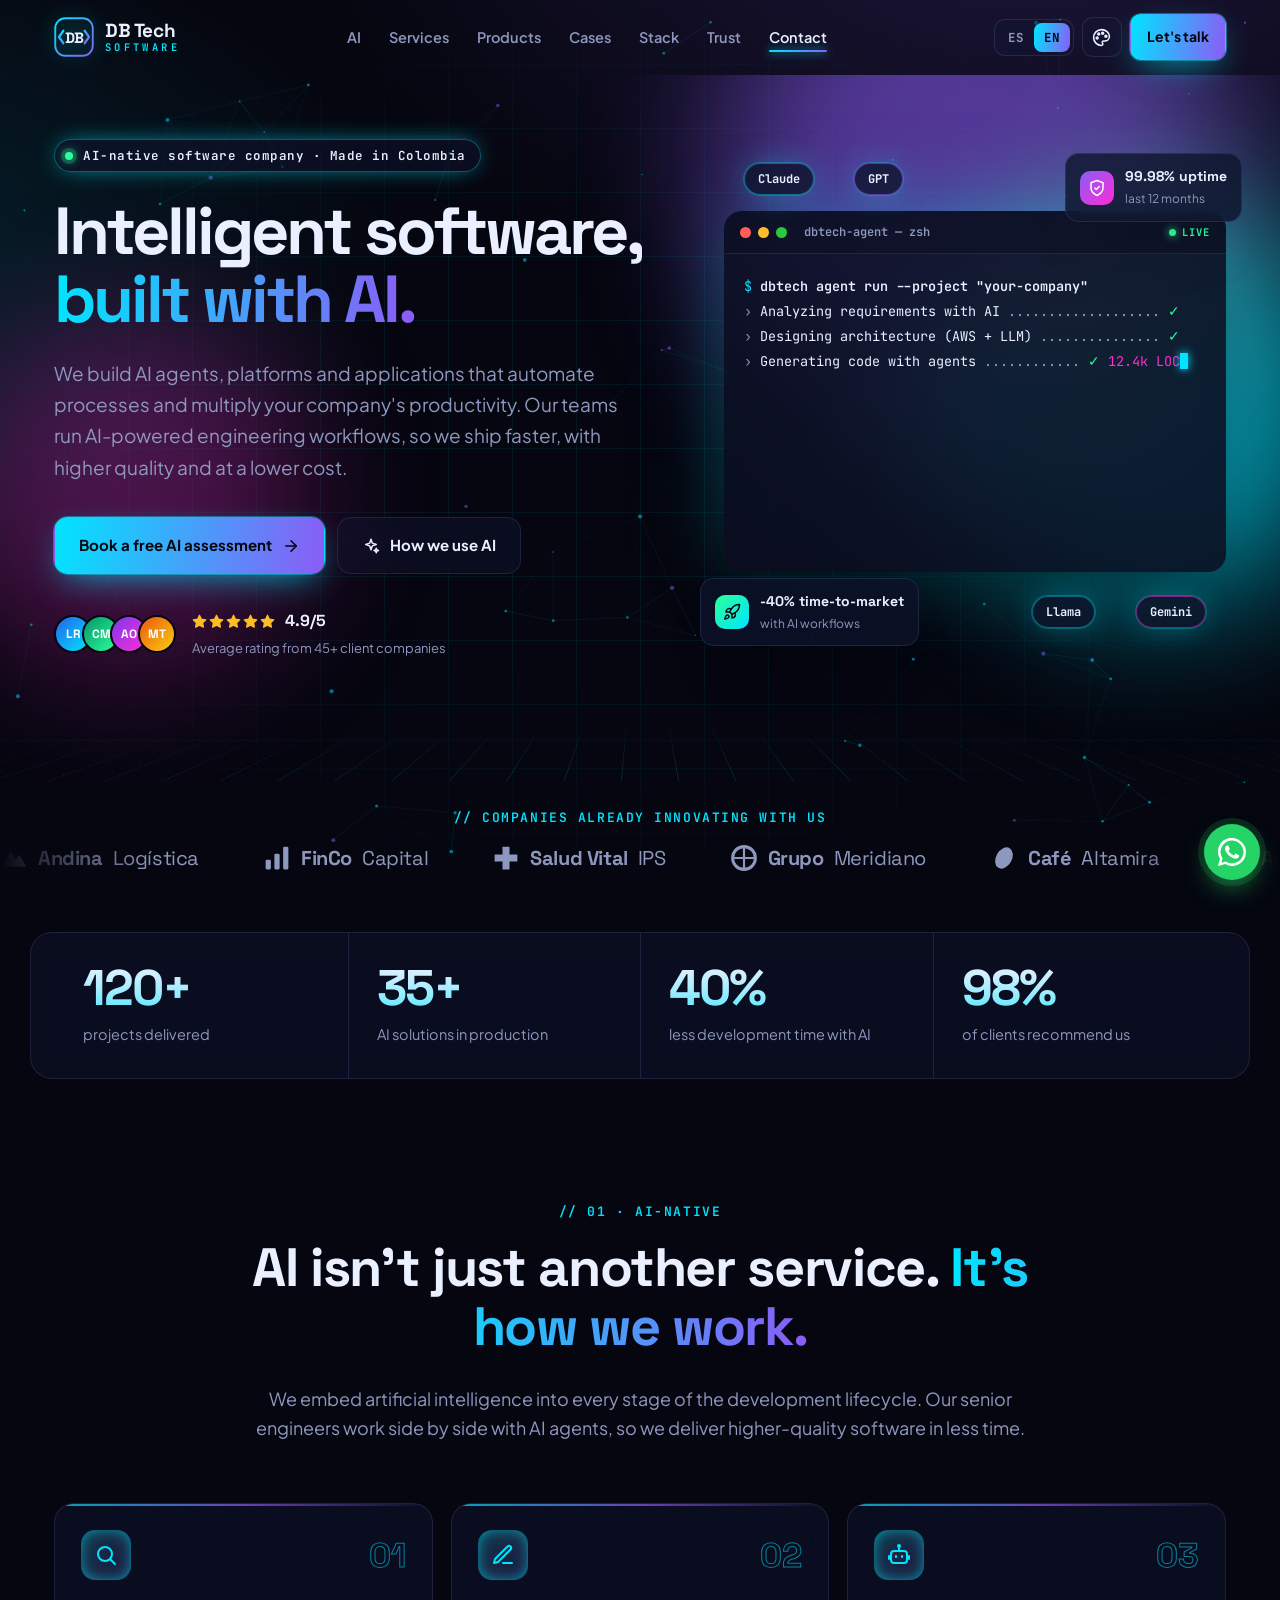
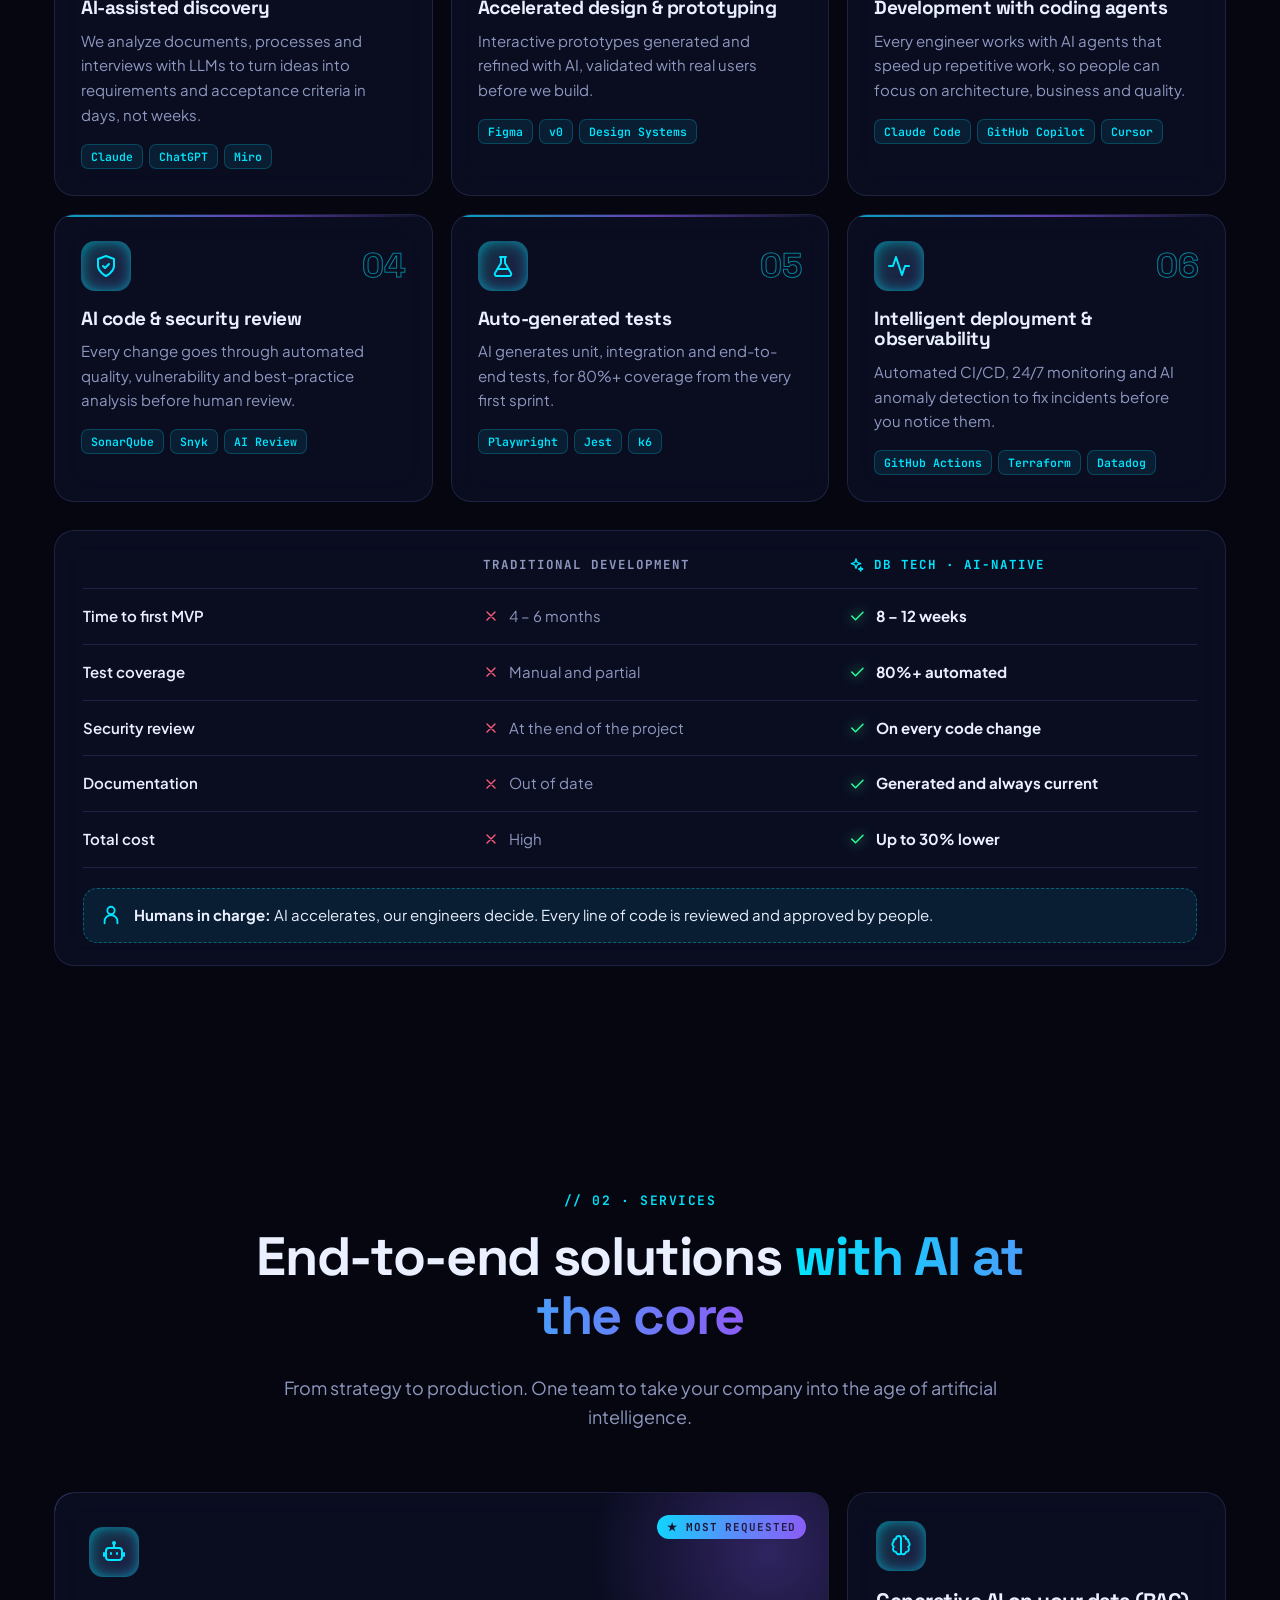
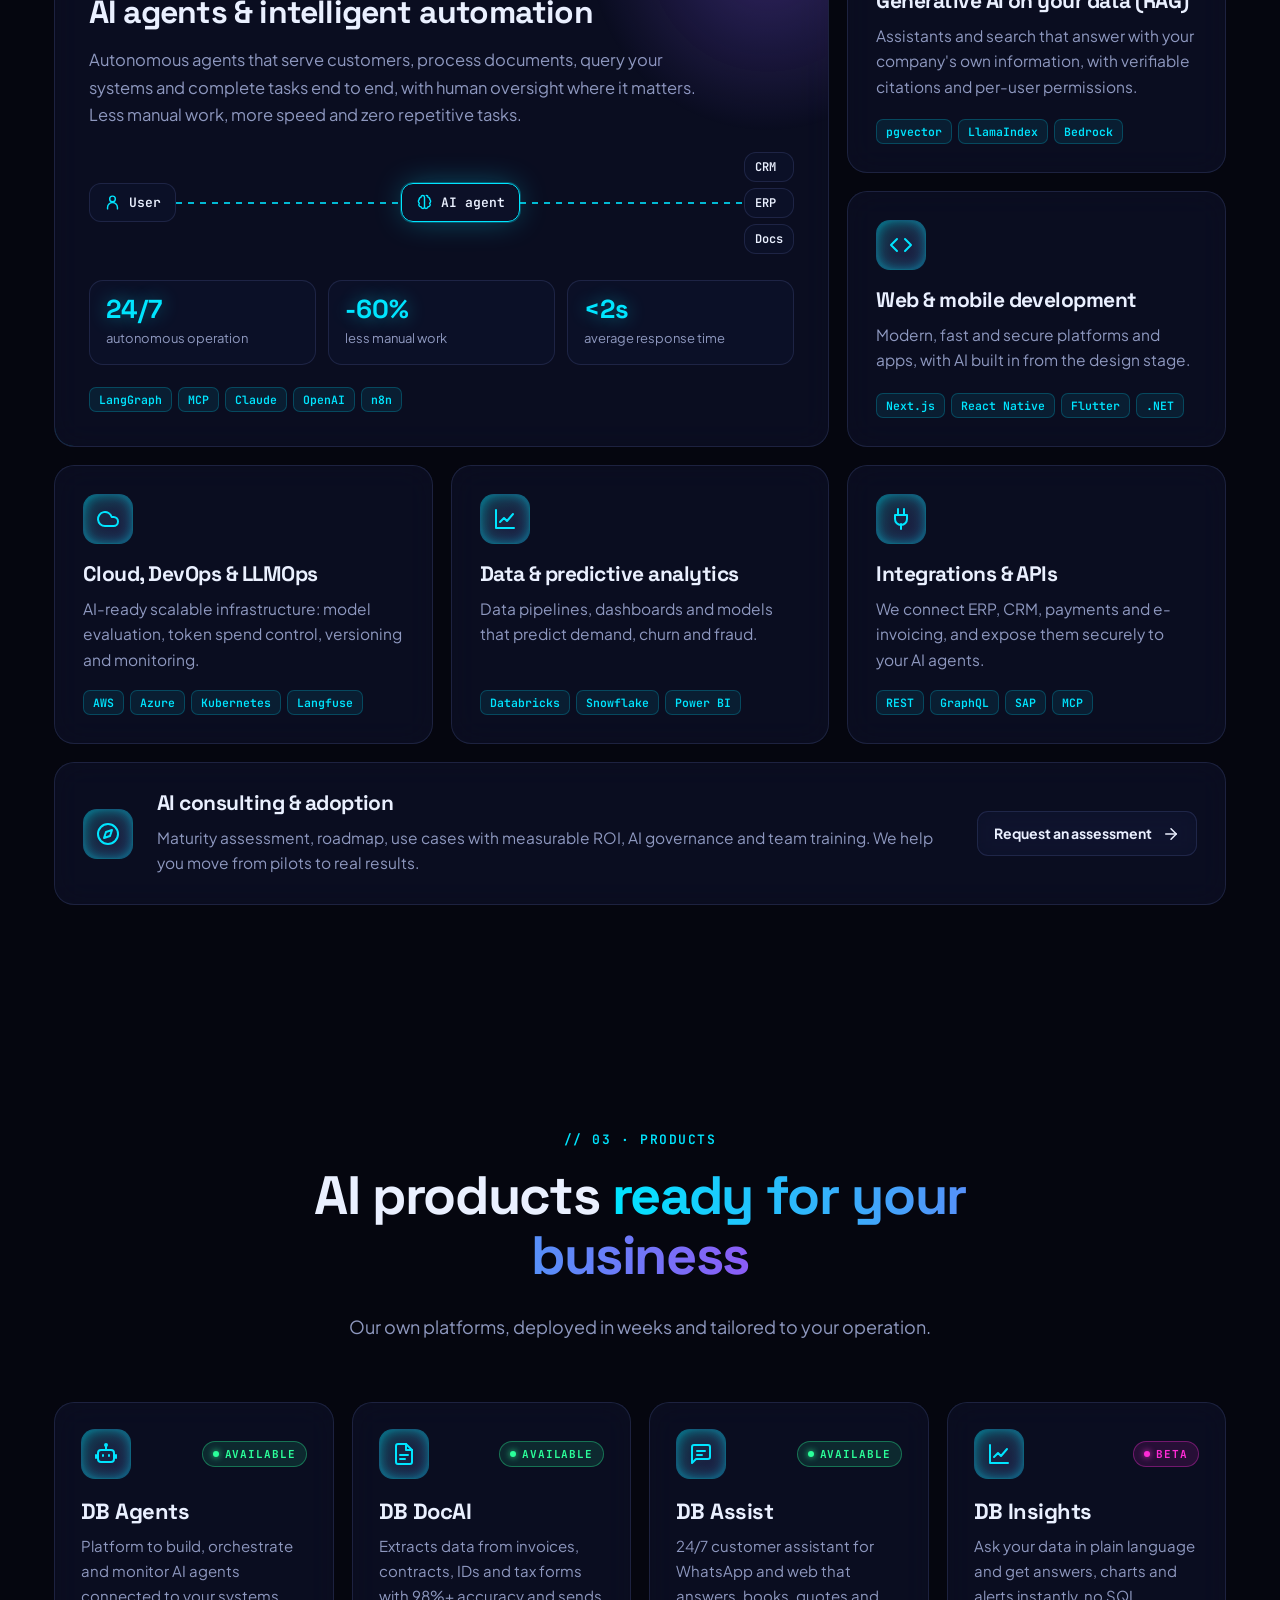
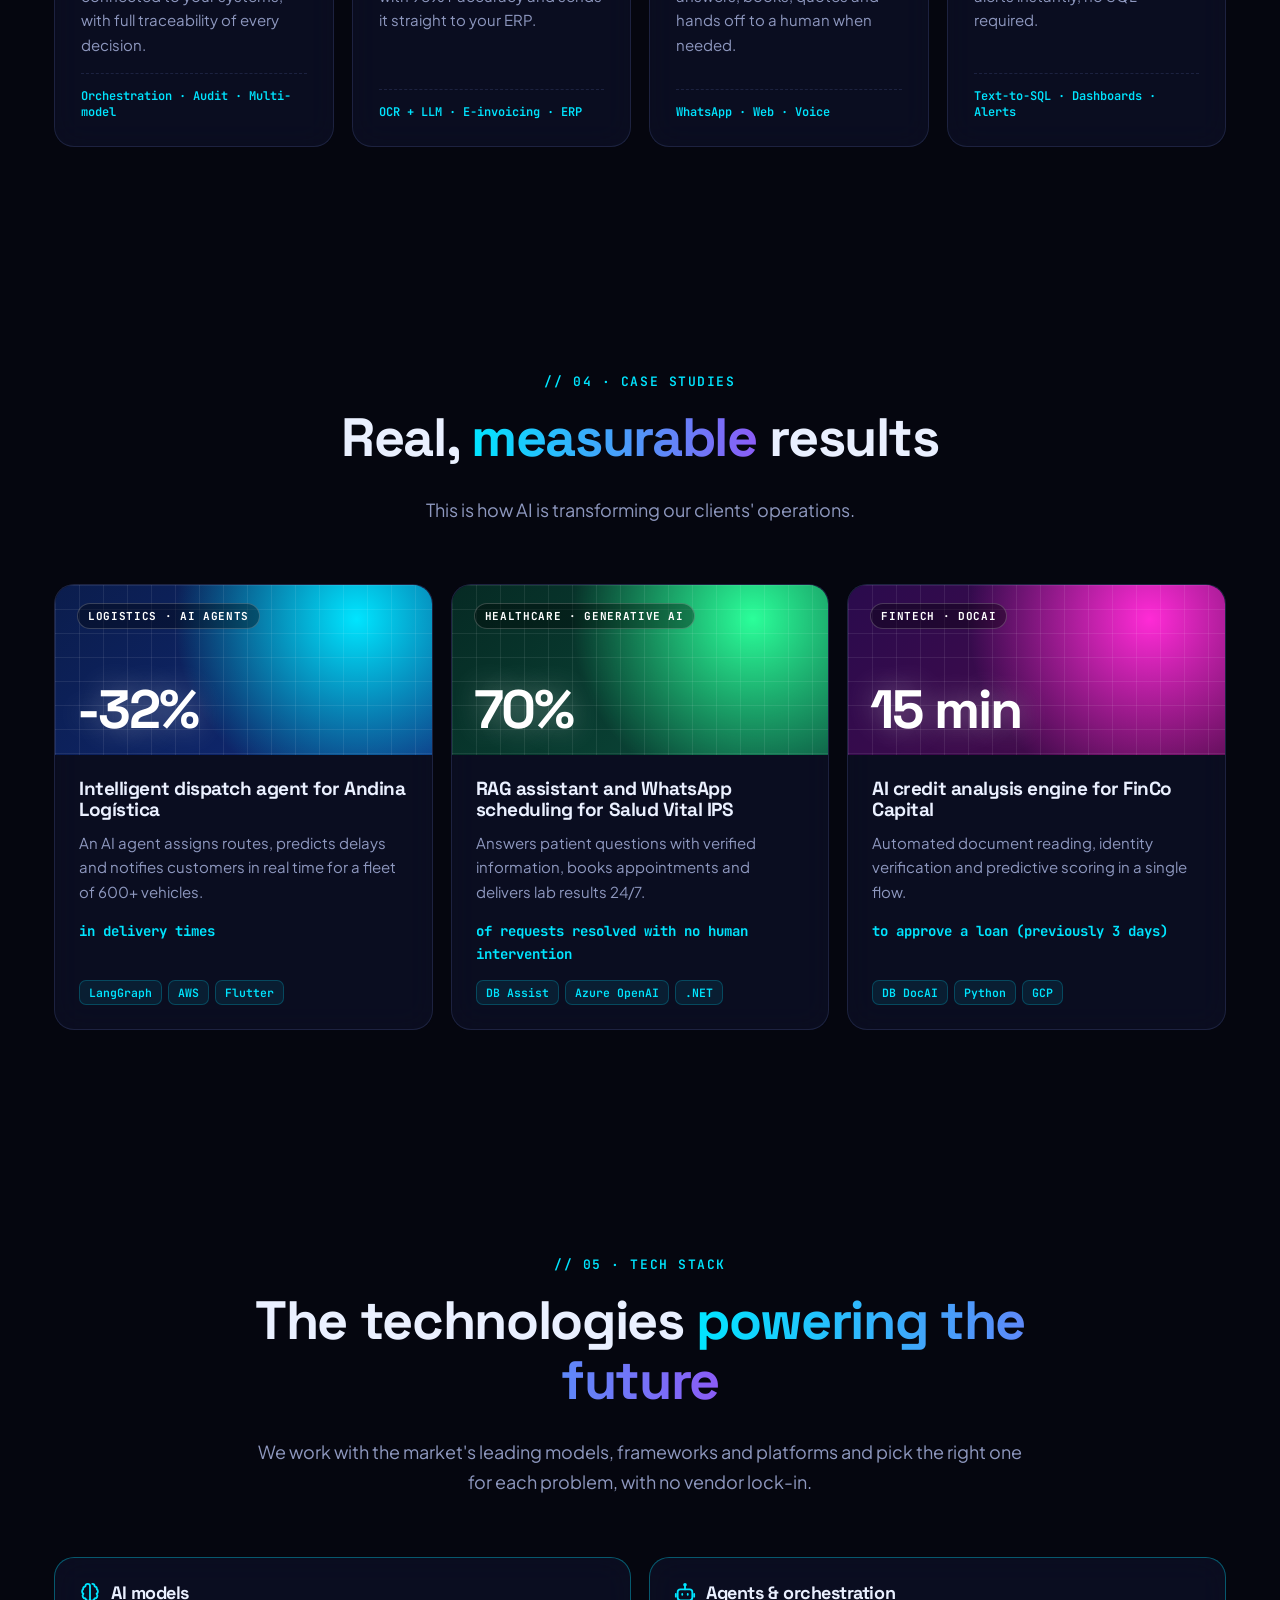
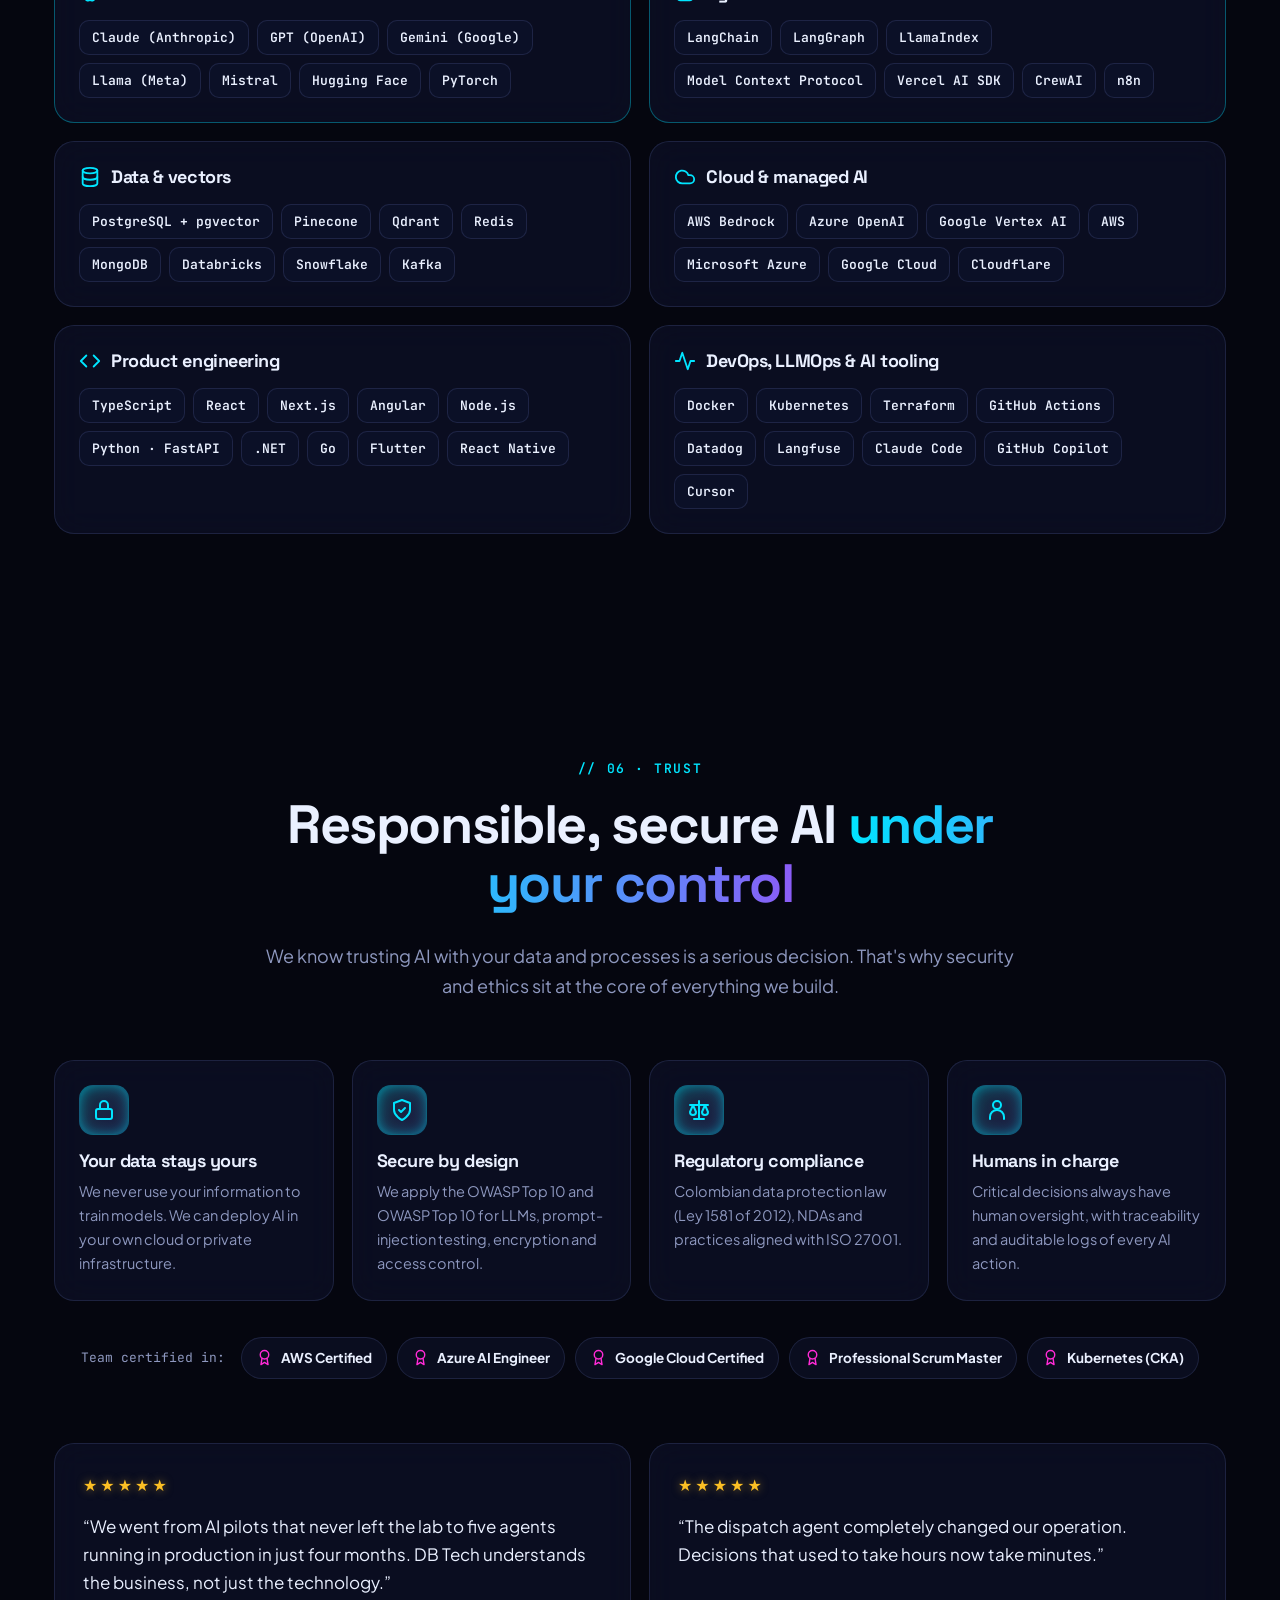
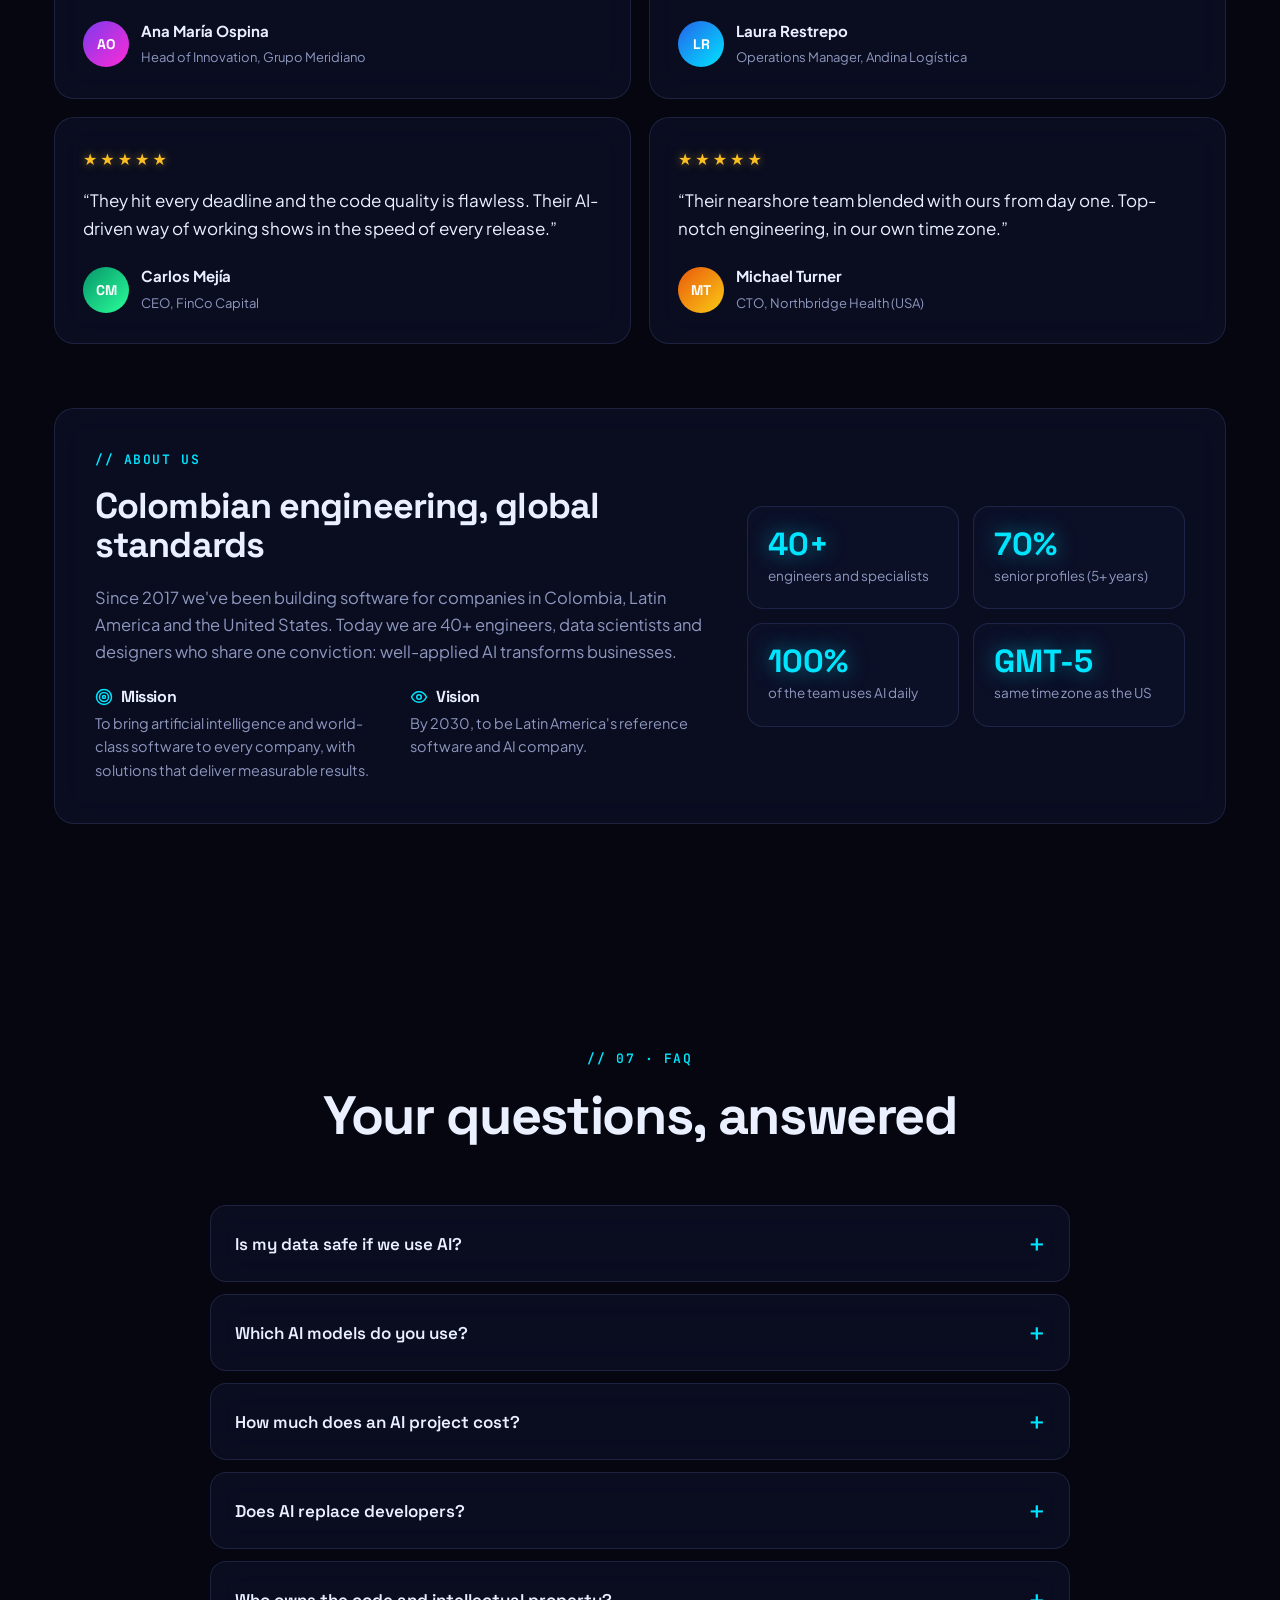
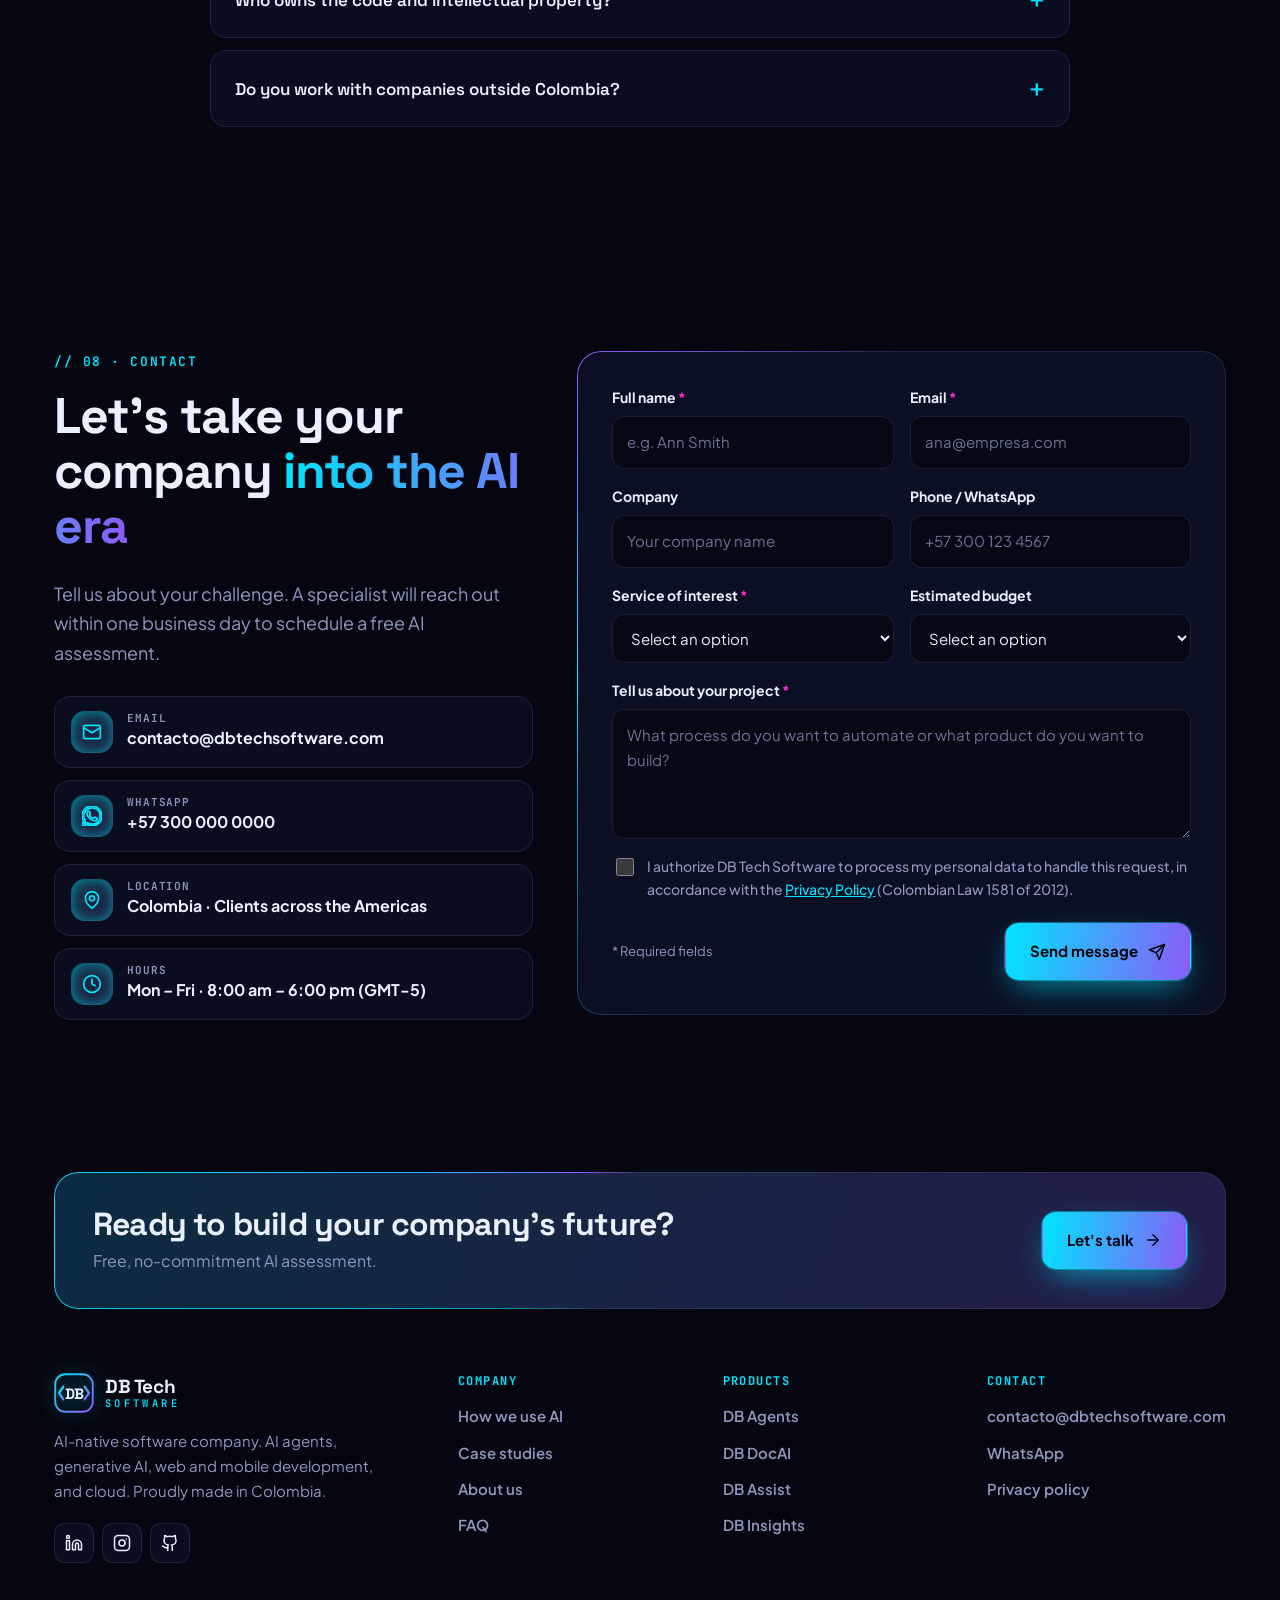
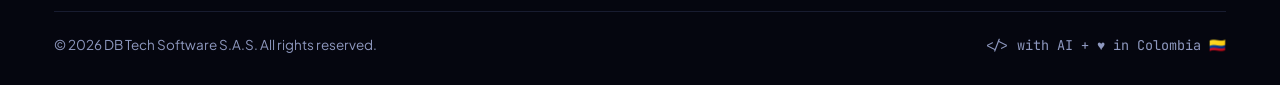
<file: dbtechsoftware/index.html>
<!doctype html>
<html lang="es" data-theme="dark">
<head>
<meta charset="utf-8">
<meta name="viewport" content="width=device-width, initial-scale=1">
<title>DB Tech Software | Software e Inteligencia Artificial a la medida · Colombia</title>
<meta name="description" content="DB Tech Software es una empresa de software AI-native en Colombia: agentes de IA, IA generativa con tus datos, desarrollo web y móvil, cloud y LLMOps, con workflows de ingeniería potenciados por IA.">
<meta name="theme-color" content="#05060f">
<meta name="referrer" content="strict-origin-when-cross-origin">
<link rel="canonical" href="https://dbtechsoftware.com/">
<link rel="alternate" hreflang="es" href="https://dbtechsoftware.com/?lang=es">
<link rel="alternate" hreflang="en" href="https://dbtechsoftware.com/?lang=en">
<meta property="og:type" content="website">
<meta property="og:title" content="DB Tech Software · AI-native software company">
<meta property="og:description" content="Construimos software inteligente con IA. Agentes, IA generativa, web, móvil y cloud. Hecho en Colombia.">
<meta property="og:url" content="https://dbtechsoftware.com/">
<link rel="icon" href="favicon.svg" type="image/svg+xml">
<link rel="preload" href="assets/fonts/space-grotesk.woff2" as="font" type="font/woff2" crossorigin>
<link rel="preload" href="assets/fonts/plus-jakarta-sans.woff2" as="font" type="font/woff2" crossorigin>
<link rel="stylesheet" href="assets/css/styles.css">
<script src="assets/js/theme-init.js"></script>
</head>
<body>

<!-- ===================== SPRITE DE ICONOS ===================== -->
<svg class="sprite" aria-hidden="true">
  <symbol id="i-code" viewBox="0 0 24 24"><polyline points="16 18 22 12 16 6"/><polyline points="8 6 2 12 8 18"/></symbol>
  <symbol id="i-cloud" viewBox="0 0 24 24"><path d="M17.5 19H9a7 7 0 1 1 6.71-9h1.79a4.5 4.5 0 1 1 0 9Z"/></symbol>
  <symbol id="i-plug" viewBox="0 0 24 24"><path d="M12 22v-5"/><path d="M9 8V2"/><path d="M15 8V2"/><path d="M18 8v4a6 6 0 0 1-12 0V8Z"/></symbol>
  <symbol id="i-spark" viewBox="0 0 24 24"><path d="M12 3l1.8 5.2L19 10l-5.2 1.8L12 17l-1.8-5.2L5 10l5.2-1.8Z"/><path d="M19 15l.8 2.2L22 18l-2.2.8L19 21l-.8-2.2L16 18l2.2-.8Z"/></symbol>
  <symbol id="i-bot" viewBox="0 0 24 24"><rect x="4" y="8" width="16" height="12" rx="3"/><path d="M12 8V4"/><circle cx="12" cy="3" r="1"/><path d="M9 13v1M15 13v1"/><path d="M2 13v3M22 13v3"/></symbol>
  <symbol id="i-brain" viewBox="0 0 24 24"><path d="M9.5 2A2.5 2.5 0 0 0 7 4.5v.2A3 3 0 0 0 4.5 8a3 3 0 0 0 .3 4.9A3 3 0 0 0 7 18a3 3 0 0 0 5 1.5V4.5A2.5 2.5 0 0 0 9.5 2Z"/><path d="M14.5 2A2.5 2.5 0 0 1 17 4.5v.2A3 3 0 0 1 19.5 8a3 3 0 0 1-.3 4.9A3 3 0 0 1 17 18a3 3 0 0 1-5 1.5"/></symbol>
  <symbol id="i-db" viewBox="0 0 24 24"><ellipse cx="12" cy="5" rx="8" ry="3"/><path d="M4 5v14c0 1.7 3.6 3 8 3s8-1.3 8-3V5"/><path d="M4 12c0 1.7 3.6 3 8 3s8-1.3 8-3"/></symbol>
  <symbol id="i-chart" viewBox="0 0 24 24"><path d="M3 3v18h18"/><path d="m7 15 4-4 3 3 6-7"/></symbol>
  <symbol id="i-compass" viewBox="0 0 24 24"><circle cx="12" cy="12" r="10"/><path d="m16 8-2 6-6 2 2-6Z"/></symbol>
  <symbol id="i-doc" viewBox="0 0 24 24"><path d="M14 2H6a2 2 0 0 0-2 2v16a2 2 0 0 0 2 2h12a2 2 0 0 0 2-2V8Z"/><path d="M14 2v6h6"/><path d="M8 13h8M8 17h5"/></symbol>
  <symbol id="i-chat" viewBox="0 0 24 24"><path d="M21 15a2 2 0 0 1-2 2H7l-4 4V5a2 2 0 0 1 2-2h14a2 2 0 0 1 2 2Z"/><path d="M8 9h8M8 13h5"/></symbol>
  <symbol id="i-target" viewBox="0 0 24 24"><circle cx="12" cy="12" r="10"/><circle cx="12" cy="12" r="6"/><circle cx="12" cy="12" r="2"/></symbol>
  <symbol id="i-eye" viewBox="0 0 24 24"><path d="M2 12s3.5-7 10-7 10 7 10 7-3.5 7-10 7S2 12 2 12Z"/><circle cx="12" cy="12" r="3"/></symbol>
  <symbol id="i-check" viewBox="0 0 24 24"><path d="m5 12 5 5L20 7"/></symbol>
  <symbol id="i-x" viewBox="0 0 24 24"><path d="M18 6 6 18M6 6l12 12"/></symbol>
  <symbol id="i-mail" viewBox="0 0 24 24"><rect x="2" y="4" width="20" height="16" rx="2"/><path d="m22 7-10 6L2 7"/></symbol>
  <symbol id="i-pin" viewBox="0 0 24 24"><path d="M20 10c0 6-8 12-8 12s-8-6-8-12a8 8 0 0 1 16 0Z"/><circle cx="12" cy="10" r="3"/></symbol>
  <symbol id="i-clock" viewBox="0 0 24 24"><circle cx="12" cy="12" r="10"/><path d="M12 6v6l4 2"/></symbol>
  <symbol id="i-arrow" viewBox="0 0 24 24"><path d="M5 12h14"/><path d="m12 5 7 7-7 7"/></symbol>
  <symbol id="i-send" viewBox="0 0 24 24"><path d="m22 2-7 20-4-9-9-4Z"/><path d="M22 2 11 13"/></symbol>
  <symbol id="i-palette" viewBox="0 0 24 24"><circle cx="13.5" cy="6.5" r="1.2"/><circle cx="17.5" cy="10.5" r="1.2"/><circle cx="8.5" cy="7.5" r="1.2"/><circle cx="6.5" cy="12.5" r="1.2"/><path d="M12 2a10 10 0 0 0 0 20c.9 0 1.7-.8 1.7-1.7 0-.4-.2-.8-.4-1.1-.3-.3-.4-.7-.4-1.1 0-.9.8-1.7 1.7-1.7H16a6 6 0 0 0 6-6C22 6 17.5 2 12 2Z"/></symbol>
  <symbol id="i-menu" viewBox="0 0 24 24"><path d="M4 6h16M4 12h16M4 18h16"/></symbol>
  <symbol id="i-close" viewBox="0 0 24 24"><path d="M18 6 6 18M6 6l12 12"/></symbol>
  <symbol id="i-rocket" viewBox="0 0 24 24"><path d="M4.5 16.5c-1.5 1.3-2 5-2 5s3.7-.5 5-2c.7-.8.7-2.1-.1-2.9a2.2 2.2 0 0 0-2.9-.1Z"/><path d="m12 15-3-3a22 22 0 0 1 2-3.9A12.9 12.9 0 0 1 22 2c0 2.7-.8 7.5-6 11a22 22 0 0 1-4 2Z"/><path d="M9 12H4s.6-3 2-4c1.6-1.1 5 0 5 0"/><path d="M12 15v5s3-.6 4-2c1.1-1.6 0-5 0-5"/></symbol>
  <symbol id="i-shield" viewBox="0 0 24 24"><path d="M12 22s8-4 8-10V5l-8-3-8 3v7c0 6 8 10 8 10Z"/><path d="m9 12 2 2 4-4"/></symbol>
  <symbol id="i-lock" viewBox="0 0 24 24"><rect x="4" y="11" width="16" height="10" rx="2"/><path d="M8 11V7a4 4 0 0 1 8 0v4"/></symbol>
  <symbol id="i-scale" viewBox="0 0 24 24"><path d="M12 3v18M7 21h10"/><path d="M3 7h18"/><path d="m6 7-3 7a3 3 0 0 0 6 0Z"/><path d="m18 7-3 7a3 3 0 0 0 6 0Z"/></symbol>
  <symbol id="i-human" viewBox="0 0 24 24"><circle cx="12" cy="7" r="4"/><path d="M5 21v-2a7 7 0 0 1 14 0v2"/></symbol>
  <symbol id="i-search" viewBox="0 0 24 24"><circle cx="11" cy="11" r="7"/><path d="m21 21-4.3-4.3"/></symbol>
  <symbol id="i-pen" viewBox="0 0 24 24"><path d="M12 20h9"/><path d="M16.5 3.5a2.1 2.1 0 0 1 3 3L7 19l-4 1 1-4Z"/></symbol>
  <symbol id="i-test" viewBox="0 0 24 24"><path d="M9 3h6M10 3v6L4 19a2 2 0 0 0 1.7 3h12.6a2 2 0 0 0 1.7-3L14 9V3"/><path d="M7 15h10"/></symbol>
  <symbol id="i-pulse" viewBox="0 0 24 24"><path d="M22 12h-4l-3 9L9 3l-3 9H2"/></symbol>
  <symbol id="i-star" viewBox="0 0 24 24"><path d="m12 2 3.1 6.3 6.9 1-5 4.9 1.2 6.8L12 17.8 5.8 21l1.2-6.8-5-4.9 6.9-1Z"/></symbol>
  <symbol id="i-award" viewBox="0 0 24 24"><circle cx="12" cy="8" r="6"/><path d="M15.5 13 17 22l-5-3-5 3 1.5-9"/></symbol>
  <symbol id="i-linkedin" viewBox="0 0 24 24"><path d="M16 8a6 6 0 0 1 6 6v7h-4v-7a2 2 0 0 0-4 0v7h-4v-7a6 6 0 0 1 6-6Z"/><rect x="2" y="9" width="4" height="12"/><circle cx="4" cy="4" r="2"/></symbol>
  <symbol id="i-instagram" viewBox="0 0 24 24"><rect x="2" y="2" width="20" height="20" rx="5"/><circle cx="12" cy="12" r="4"/><path d="M17.5 6.5h.01"/></symbol>
  <symbol id="i-github" viewBox="0 0 24 24"><path d="M15 22v-4a4.8 4.8 0 0 0-1-3.5c3 0 6-2 6-5.5.08-1.25-.27-2.48-1-3.5.28-1.15.28-2.35 0-3.5 0 0-1 0-3 1.5-2.64-.5-5.36-.5-8 0C6 2 5 2 5 2c-.3 1.150-.3 2.35 0 3.5A5.4 5.4 0 0 0 4 9c0 3.5 3 5.5 6 5.5-.39.49-.68 1.05-.85 1.65S8.93 17.38 9 18v4"/><path d="M9 18c-4.51 2-5-2-7-2"/></symbol>
  <symbol id="i-wa" viewBox="0 0 24 24"><path d="M17.5 14.4c-.3-.1-1.8-.9-2-1-.3-.1-.5-.1-.7.1-.2.3-.8 1-.9 1.2-.2.2-.3.2-.6.1-.3-.1-1.3-.5-2.4-1.5-.9-.8-1.5-1.8-1.7-2.1-.2-.3 0-.5.1-.6l.4-.5c.2-.2.2-.3.3-.5.1-.2 0-.4 0-.5l-.9-2.2c-.2-.6-.5-.5-.7-.5h-.6c-.2 0-.5.1-.8.4-.3.3-1 1-1 2.5s1.1 2.9 1.2 3.1c.1.2 2.1 3.2 5.1 4.5.7.3 1.3.5 1.7.6.7.2 1.4.2 1.9.1.6-.1 1.8-.7 2-1.4.2-.7.2-1.3.2-1.4-.1-.1-.3-.2-.6-.3ZM12 21.8a9.9 9.9 0 0 1-5-1.4l-.4-.2-3.7 1 1-3.6-.2-.4A9.8 9.8 0 1 1 12 21.8Zm8.4-18.2A11.8 11.8 0 0 0 1.7 17.8L0 24l6.3-1.7A11.8 11.8 0 0 0 24 12a11.7 11.7 0 0 0-3.6-8.4Z"/></symbol>
</svg>

<!-- Fondo animado: red neuronal de partículas -->
<canvas id="bg-canvas" aria-hidden="true"></canvas>

<a class="skip" href="#main" data-i18n="skip">Saltar al contenido</a>

<!-- ===================== HEADER ===================== -->
<header class="header" id="top">
  <div class="container nav">
    <a href="#top" class="brand" aria-label="DB Tech Software">
      <!-- LOGO: reemplaza este <svg> por <img src="logo.svg" class="brand-mark" alt=""> con el logo oficial -->
      <svg class="brand-mark" viewBox="0 0 64 64" aria-hidden="true">
        <defs><linearGradient id="lg" x1="0" y1="0" x2="1" y2="1"><stop offset="0" class="lg-a"/><stop offset="1" class="lg-b"/></linearGradient></defs>
        <rect x="2" y="2" width="60" height="60" rx="16" fill="none" stroke="url(#lg)" stroke-width="3"/>
        <path d="M15 22 8 32l7 10M49 22l7 10-7 10" stroke="url(#lg)" stroke-width="3.5" fill="none" stroke-linecap="round" stroke-linejoin="round"/>
        <text x="32" y="41" class="brand-mark-text" text-anchor="middle">DB</text>
      </svg>
      <span class="brand-name">DB Tech<small>Software</small></span>
    </a>

    <nav aria-label="Principal" data-i18n-aria="navLabel">
      <ul class="nav-links" id="navLinks">
        <li><a href="#ia" data-i18n="nav.ai">IA</a></li>
        <li><a href="#servicios" data-i18n="nav.services">Servicios</a></li>
        <li><a href="#productos" data-i18n="nav.products">Productos</a></li>
        <li><a href="#casos" data-i18n="nav.cases">Casos</a></li>
        <li><a href="#stack">Stack</a></li>
        <li><a href="#confianza" data-i18n="nav.trust">Confianza</a></li>
        <li><a href="#contacto" data-i18n="nav.contact">Contacto</a></li>
      </ul>
    </nav>

    <div class="nav-actions">
      <div class="lang-switch" role="group" aria-label="Idioma / Language">
        <button type="button" data-lang="es" aria-pressed="true">ES</button>
        <button type="button" data-lang="en" aria-pressed="false">EN</button>
      </div>
      <div class="theme-picker">
        <button class="icon-btn" id="themeBtn" type="button" aria-haspopup="true" aria-expanded="false" aria-controls="themeMenu" aria-label="Cambiar tema" data-i18n-aria="theme.label">
          <svg class="icon"><use href="#i-palette"/></svg>
        </button>
        <ul class="theme-menu" id="themeMenu" role="menu">
          <li><button type="button" role="menuitemradio" data-theme-opt="dark" aria-checked="false"><i class="swatch sw-dark"></i><span data-i18n="theme.dark">Neón (oscuro)</span></button></li>
          <li><button type="button" role="menuitemradio" data-theme-opt="light" aria-checked="false"><i class="swatch sw-light"></i><span data-i18n="theme.light">Claro</span></button></li>
          <li><button type="button" role="menuitemradio" data-theme-opt="cyber" aria-checked="false"><i class="swatch sw-cyber"></i><span>Cyberpunk</span></button></li>
          <li><button type="button" role="menuitemradio" data-theme-opt="matrix" aria-checked="false"><i class="swatch sw-matrix"></i><span>Matrix</span></button></li>
        </ul>
      </div>
      <a href="#contacto" class="btn btn-primary btn-sm nav-cta" data-i18n="nav.cta">Hablemos</a>
      <button class="icon-btn menu-toggle" id="menuBtn" type="button" aria-expanded="false" aria-controls="navLinks" aria-label="Menú" data-i18n-aria="menu">
        <svg class="icon"><use href="#i-menu"/></svg>
      </button>
    </div>
  </div>
</header>

<main id="main">

<!-- ===================== HERO ===================== -->
<section class="hero">
  <div class="aurora" aria-hidden="true"><i></i><i></i><i></i></div>
  <div class="hero-floor" aria-hidden="true"></div>
  <div class="container">
    <div class="hero-grid">
      <div class="reveal">
        <span class="pill"><span class="pill-dot"></span><span data-i18n="hero.eyebrow">AI-native software company · Hecho en Colombia</span></span>
        <h1 data-i18n="hero.title">Software inteligente,<br><span class="gradient-text">construido con IA.</span></h1>
        <p class="lead" data-i18n="hero.lead">Creamos agentes de IA, plataformas y aplicaciones que automatizan procesos y multiplican la productividad de tu empresa. Nuestros equipos trabajan con workflows de ingeniería potenciados por IA: entregamos más rápido, con más calidad y a menor costo.</p>
        <div class="hero-ctas">
          <a href="#contacto" class="btn btn-primary"><span data-i18n="hero.cta1">Agenda un diagnóstico de IA gratis</span><svg class="icon"><use href="#i-arrow"/></svg></a>
          <a href="#ia" class="btn btn-ghost"><svg class="icon"><use href="#i-spark"/></svg><span data-i18n="hero.cta2">Cómo usamos la IA</span></a>
        </div>
        <div class="hero-trust">
          <div class="avatars" aria-hidden="true"><span class="av av-1">LR</span><span class="av av-2">CM</span><span class="av av-3">AO</span><span class="av av-4">MT</span></div>
          <div>
            <div class="rating"><svg class="icon"><use href="#i-star"/></svg><svg class="icon"><use href="#i-star"/></svg><svg class="icon"><use href="#i-star"/></svg><svg class="icon"><use href="#i-star"/></svg><svg class="icon"><use href="#i-star"/></svg><b>4.9/5</b></div>
            <small data-i18n="hero.trust">Calificación promedio de +45 empresas clientes</small>
          </div>
        </div>
      </div>

      <div class="hero-visual reveal">
        <div class="orb" aria-hidden="true"></div>
        <div class="terminal glow-border">
          <div class="term-top"><i></i><i></i><i></i><span>dbtech-agent — zsh</span><b class="live"><span></span>LIVE</b></div>
          <pre class="term-body" id="terminal" role="img" aria-label="Flujo de trabajo de un agente de IA de DB Tech" data-i18n-aria="hero.termAria"></pre>
        </div>
        <span class="model-chip mc-1" aria-hidden="true">Claude</span>
        <span class="model-chip mc-2" aria-hidden="true">GPT</span>
        <span class="model-chip mc-3" aria-hidden="true">Gemini</span>
        <span class="model-chip mc-4" aria-hidden="true">Llama</span>
        <div class="float-card fc-1" aria-hidden="true"><span class="badge"><svg class="icon"><use href="#i-rocket"/></svg></span><div><b>-40% time-to-market</b><small data-i18n="hero.fc1s">con workflows de IA</small></div></div>
        <div class="float-card fc-2" aria-hidden="true"><span class="badge b2"><svg class="icon"><use href="#i-shield"/></svg></span><div><b>99.98% uptime</b><small data-i18n="hero.fc2">últimos 12 meses</small></div></div>
      </div>
    </div>
  </div>
</section>

<!-- ===================== CLIENTES ===================== -->
<section class="clients" aria-labelledby="clients-title">
  <div class="container">
    <p id="clients-title" class="mono-label center" data-i18n="clients.title">// Empresas que ya innovan con nosotros</p>
  </div>
  <div class="marquee">
    <div class="marquee-track" id="marquee">
      <span class="client-logo"><svg viewBox="0 0 32 32"><path d="M2 26 12 8l6 10 4-6 8 14Z" fill="currentColor"/></svg>Andina<em>Logística</em></span>
      <span class="client-logo"><svg viewBox="0 0 32 32"><rect x="3" y="18" width="6" height="11" rx="1.5" fill="currentColor"/><rect x="13" y="11" width="6" height="18" rx="1.5" fill="currentColor"/><rect x="23" y="3" width="6" height="26" rx="1.5" fill="currentColor"/></svg>FinCo<em>Capital</em></span>
      <span class="client-logo"><svg viewBox="0 0 32 32"><path d="M12 3h8v9h9v8h-9v9h-8v-9H3v-8h9Z" fill="currentColor"/></svg>Salud Vital<em>IPS</em></span>
      <span class="client-logo"><svg viewBox="0 0 32 32"><circle cx="16" cy="16" r="13" fill="none" stroke="currentColor" stroke-width="3.5"/><path d="M16 3v26M3 16h26" stroke="currentColor" stroke-width="2.5"/></svg>Grupo<em>Meridiano</em></span>
      <span class="client-logo"><svg viewBox="0 0 32 32"><ellipse cx="16" cy="16" rx="9" ry="13" fill="currentColor" transform="rotate(30 16 16)"/></svg>Café<em>Altamira</em></span>
      <span class="client-logo"><svg viewBox="0 0 32 32"><path d="M16 29V13M16 13C16 6 22 3 29 3c0 7-4 11-13 10ZM16 18C16 12 11 9 3 9c0 6 4 10 13 9Z" fill="currentColor"/></svg>Agro<em>Nova</em></span>
      <span class="client-logo"><svg viewBox="0 0 32 32"><path d="M2 20c4-4 8-4 12 0s8 4 12 0 4-2 4-2v6s-4 4-8 2-8-6-12-4-8 4-8 4Z" fill="currentColor"/><circle cx="22" cy="9" r="5" fill="currentColor"/></svg>Pacífico<em>Retail</em></span>
      <span class="client-logo"><svg viewBox="0 0 32 32"><path d="M16 4 2 11l14 7 14-7Z" fill="currentColor"/><path d="M7 15v7c3 3 15 3 18 0v-7" stroke="currentColor" stroke-width="3" fill="none"/></svg>Edu<em>Red</em></span>
      <span class="client-logo"><svg viewBox="0 0 32 32"><path d="M4 28V12l12-8 12 8v16h-8v-9h-8v9Z" fill="currentColor"/></svg>Northbridge<em>Health</em></span>
    </div>
  </div>
</section>

<!-- ===================== MÉTRICAS ===================== -->
<section class="metrics" aria-label="Cifras" data-i18n-aria="m.aria">
  <div class="container metrics-grid reveal">
    <div class="metric"><b data-count="120" data-suffix="+">120+</b><span data-i18n="m.1">proyectos entregados</span></div>
    <div class="metric"><b data-count="35" data-suffix="+">35+</b><span data-i18n="m.2">soluciones de IA en producción</span></div>
    <div class="metric"><b data-count="40" data-suffix="%">40%</b><span data-i18n="m.3">menos tiempo de desarrollo con IA</span></div>
    <div class="metric"><b data-count="98" data-suffix="%">98%</b><span data-i18n="m.4">de clientes nos recomiendan</span></div>
  </div>
</section>

<!-- ===================== IA-NATIVE ===================== -->
<section class="section" id="ia">
  <div class="container">
    <div class="section-head reveal">
      <p class="mono-label">// 01 · AI-NATIVE</p>
      <h2 data-i18n="ai.title">La IA no es un servicio más. <span class="gradient-text">Es cómo trabajamos.</span></h2>
      <p data-i18n="ai.lead">Integramos inteligencia artificial en cada etapa del ciclo de desarrollo. Nuestros ingenieros senior trabajan junto a agentes de IA, lo que nos permite entregar software de mayor calidad en menos tiempo.</p>
    </div>

    <ol class="pipeline">
      <li class="stage glass reveal">
        <div class="stage-top"><div class="card-icon"><svg class="icon"><use href="#i-search"/></svg></div><span class="stage-n">01</span></div>
        <h3 data-i18n="pl.1t">Descubrimiento asistido por IA</h3>
        <p data-i18n="pl.1d">Analizamos documentos, procesos y entrevistas con LLMs para convertir ideas en requerimientos y criterios de aceptación en días, no semanas.</p>
        <ul class="tags"><li>Claude</li><li>ChatGPT</li><li>Miro</li></ul>
      </li>
      <li class="stage glass reveal">
        <div class="stage-top"><div class="card-icon"><svg class="icon"><use href="#i-pen"/></svg></div><span class="stage-n">02</span></div>
        <h3 data-i18n="pl.2t">Diseño y prototipado acelerado</h3>
        <p data-i18n="pl.2d">Prototipos interactivos generados y refinados con IA, validados con usuarios reales antes de construir.</p>
        <ul class="tags"><li>Figma</li><li>v0</li><li>Design Systems</li></ul>
      </li>
      <li class="stage glass reveal">
        <div class="stage-top"><div class="card-icon"><svg class="icon"><use href="#i-bot"/></svg></div><span class="stage-n">03</span></div>
        <h3 data-i18n="pl.3t">Desarrollo con agentes de código</h3>
        <p data-i18n="pl.3d">Cada ingeniero trabaja con agentes de IA que aceleran el trabajo repetitivo. Las personas se enfocan en arquitectura, negocio y calidad.</p>
        <ul class="tags"><li>Claude Code</li><li>GitHub Copilot</li><li>Cursor</li></ul>
      </li>
      <li class="stage glass reveal">
        <div class="stage-top"><div class="card-icon"><svg class="icon"><use href="#i-shield"/></svg></div><span class="stage-n">04</span></div>
        <h3 data-i18n="pl.4t">Revisión de código y seguridad con IA</h3>
        <p data-i18n="pl.4d">Cada cambio pasa por análisis automático de calidad, vulnerabilidades y buenas prácticas antes de la revisión humana.</p>
        <ul class="tags"><li>SonarQube</li><li>Snyk</li><li>AI Review</li></ul>
      </li>
      <li class="stage glass reveal">
        <div class="stage-top"><div class="card-icon"><svg class="icon"><use href="#i-test"/></svg></div><span class="stage-n">05</span></div>
        <h3 data-i18n="pl.5t">Pruebas generadas automáticamente</h3>
        <p data-i18n="pl.5d">La IA genera pruebas unitarias, de integración y end-to-end, para una cobertura superior al 80% desde el primer sprint.</p>
        <ul class="tags"><li>Playwright</li><li>Jest</li><li>k6</li></ul>
      </li>
      <li class="stage glass reveal">
        <div class="stage-top"><div class="card-icon"><svg class="icon"><use href="#i-pulse"/></svg></div><span class="stage-n">06</span></div>
        <h3 data-i18n="pl.6t">Despliegue y observabilidad inteligente</h3>
        <p data-i18n="pl.6d">CI/CD automatizado, monitoreo 24/7 y detección de anomalías con IA para resolver incidentes antes de que los notes.</p>
        <ul class="tags"><li>GitHub Actions</li><li>Terraform</li><li>Datadog</li></ul>
      </li>
    </ol>

    <div class="compare glass reveal">
      <div class="compare-row compare-head">
        <span></span>
        <span data-i18n="cmp.trad">Desarrollo tradicional</span>
        <span class="hl"><svg class="icon"><use href="#i-spark"/></svg>DB Tech · AI-native</span>
      </div>
      <div class="compare-row"><span data-i18n="cmp.r1">Tiempo hasta el primer MVP</span><span><svg class="icon x"><use href="#i-x"/></svg><span data-i18n="cmp.r1a">4 – 6 meses</span></span><span><svg class="icon ok"><use href="#i-check"/></svg><span data-i18n="cmp.r1b">8 – 12 semanas</span></span></div>
      <div class="compare-row"><span data-i18n="cmp.r2">Cobertura de pruebas</span><span><svg class="icon x"><use href="#i-x"/></svg><span data-i18n="cmp.r2a">Manual y parcial</span></span><span><svg class="icon ok"><use href="#i-check"/></svg><span data-i18n="cmp.r2b">+80% automatizada</span></span></div>
      <div class="compare-row"><span data-i18n="cmp.r3">Revisión de seguridad</span><span><svg class="icon x"><use href="#i-x"/></svg><span data-i18n="cmp.r3a">Al final del proyecto</span></span><span><svg class="icon ok"><use href="#i-check"/></svg><span data-i18n="cmp.r3b">En cada cambio de código</span></span></div>
      <div class="compare-row"><span data-i18n="cmp.r4">Documentación</span><span><svg class="icon x"><use href="#i-x"/></svg><span data-i18n="cmp.r4a">Desactualizada</span></span><span><svg class="icon ok"><use href="#i-check"/></svg><span data-i18n="cmp.r4b">Generada y siempre al día</span></span></div>
      <div class="compare-row"><span data-i18n="cmp.r5">Costo total</span><span><svg class="icon x"><use href="#i-x"/></svg><span data-i18n="cmp.r5a">Alto</span></span><span><svg class="icon ok"><use href="#i-check"/></svg><span data-i18n="cmp.r5b">Hasta 30% menor</span></span></div>
      <p class="compare-note"><svg class="icon"><use href="#i-human"/></svg><span data-i18n="cmp.note"><b>Humanos al mando:</b> la IA acelera, nuestros ingenieros deciden. Todo el código es revisado y aprobado por personas.</span></p>
    </div>
  </div>
</section>

<!-- ===================== SERVICIOS (bento) ===================== -->
<section class="section" id="servicios">
  <div class="container">
    <div class="section-head reveal">
      <p class="mono-label" data-i18n="services.label">// 02 · SERVICIOS</p>
      <h2 data-i18n="services.title">Soluciones de punta a punta, <span class="gradient-text">con IA en el centro</span></h2>
      <p data-i18n="services.lead">Desde la estrategia hasta la operación en producción. Un solo equipo para llevar tu empresa a la era de la inteligencia artificial.</p>
    </div>

    <div class="bento">
      <article class="card glass glow-border b-a reveal">
        <span class="card-kicker" data-i18n="sv.featured">★ Más solicitado</span>
        <div class="card-icon"><svg class="icon"><use href="#i-bot"/></svg></div>
        <h3 data-i18n="sv.1t">Agentes de IA y automatización inteligente</h3>
        <p data-i18n="sv.1d">Agentes autónomos que atienden clientes, procesan documentos, consultan tus sistemas y ejecutan tareas de principio a fin, con supervisión humana donde importa. Menos trabajo manual, más velocidad y cero tareas repetitivas.</p>
        <div class="agent-flow" aria-hidden="true">
          <span class="node"><svg class="icon"><use href="#i-human"/></svg><span data-i18n="flow.user">Usuario</span></span>
          <span class="wire"></span>
          <span class="node core"><svg class="icon"><use href="#i-brain"/></svg><span data-i18n="flow.agent">Agente IA</span></span>
          <span class="wire"></span>
          <span class="node-stack"><span class="node sm">CRM</span><span class="node sm">ERP</span><span class="node sm">Docs</span></span>
        </div>
        <div class="kpis">
          <div><b>24/7</b><span data-i18n="kpi.1">operación autónoma</span></div>
          <div><b>-60%</b><span data-i18n="kpi.2">trabajo manual</span></div>
          <div><b>&lt;2s</b><span data-i18n="kpi.3">tiempo de respuesta promedio</span></div>
        </div>
        <ul class="tags"><li>LangGraph</li><li>MCP</li><li>Claude</li><li>OpenAI</li><li>n8n</li></ul>
      </article>
      <article class="card glass b-b reveal">
        <div class="card-icon"><svg class="icon"><use href="#i-brain"/></svg></div>
        <h3 data-i18n="sv.2t">IA generativa con tus datos (RAG)</h3>
        <p data-i18n="sv.2d">Asistentes y buscadores que responden con la información de tu empresa, con citas verificables y permisos por usuario.</p>
        <ul class="tags"><li>pgvector</li><li>LlamaIndex</li><li>Bedrock</li></ul>
      </article>
      <article class="card glass b-c reveal">
        <div class="card-icon"><svg class="icon"><use href="#i-code"/></svg></div>
        <h3 data-i18n="sv.3t">Desarrollo web y móvil</h3>
        <p data-i18n="sv.3d">Plataformas y apps modernas, rápidas y seguras, con IA integrada desde el diseño.</p>
        <ul class="tags"><li>Next.js</li><li>React Native</li><li>Flutter</li><li>.NET</li></ul>
      </article>
      <article class="card glass b-d reveal">
        <div class="card-icon"><svg class="icon"><use href="#i-cloud"/></svg></div>
        <h3 data-i18n="sv.4t">Cloud, DevOps y LLMOps</h3>
        <p data-i18n="sv.4d">Infraestructura escalable lista para IA: evaluación de modelos, control del gasto en tokens, versiones y monitoreo.</p>
        <ul class="tags"><li>AWS</li><li>Azure</li><li>Kubernetes</li><li>Langfuse</li></ul>
      </article>
      <article class="card glass b-e reveal">
        <div class="card-icon"><svg class="icon"><use href="#i-chart"/></svg></div>
        <h3 data-i18n="sv.5t">Datos y analítica predictiva</h3>
        <p data-i18n="sv.5d">Pipelines de datos, tableros y modelos que predicen demanda, abandono de clientes y fraude.</p>
        <ul class="tags"><li>Databricks</li><li>Snowflake</li><li>Power BI</li></ul>
      </article>
      <article class="card glass b-f reveal">
        <div class="card-icon"><svg class="icon"><use href="#i-plug"/></svg></div>
        <h3 data-i18n="sv.6t">Integraciones y APIs</h3>
        <p data-i18n="sv.6d">Conectamos ERP, CRM, pagos y facturación electrónica DIAN, y los exponemos de forma segura a tus agentes de IA.</p>
        <ul class="tags"><li>REST</li><li>GraphQL</li><li>SAP</li><li>MCP</li></ul>
      </article>
      <article class="card glass b-g reveal">
        <div class="card-icon"><svg class="icon"><use href="#i-compass"/></svg></div>
        <div class="b-g-text">
          <h3 data-i18n="sv.7t">Consultoría y adopción de IA</h3>
          <p data-i18n="sv.7d">Diagnóstico de madurez, hoja de ruta, casos de uso con retorno medible, gobierno de IA y capacitación para tus equipos. Te ayudamos a pasar de los pilotos a resultados reales.</p>
        </div>
        <a href="#contacto" class="btn btn-ghost btn-sm"><span data-i18n="sv.7cta">Solicitar diagnóstico</span><svg class="icon"><use href="#i-arrow"/></svg></a>
      </article>
    </div>
  </div>
</section>

<!-- ===================== PRODUCTOS ===================== -->
<section class="section" id="productos">
  <div class="container">
    <div class="section-head reveal">
      <p class="mono-label" data-i18n="pr.label">// 03 · PRODUCTOS</p>
      <h2 data-i18n="pr.title">Productos de IA <span class="gradient-text">listos para tu empresa</span></h2>
      <p data-i18n="pr.lead">Plataformas propias que implementamos en semanas y adaptamos a tu operación.</p>
    </div>
    <div class="products">
      <article class="product glass reveal">
        <div class="product-top"><div class="card-icon"><svg class="icon"><use href="#i-bot"/></svg></div><span class="status" data-i18n="pr.avail">Disponible</span></div>
        <h3>DB Agents</h3>
        <p data-i18n="pr.1">Plataforma para crear, orquestar y monitorear agentes de IA conectados a tus sistemas, con trazabilidad completa de cada decisión.</p>
        <span class="product-meta" data-i18n="pr.1m">Orquestación · Auditoría · Multi-modelo</span>
      </article>
      <article class="product glass reveal">
        <div class="product-top"><div class="card-icon"><svg class="icon"><use href="#i-doc"/></svg></div><span class="status" data-i18n="pr.avail">Disponible</span></div>
        <h3>DB DocAI</h3>
        <p data-i18n="pr.2">Extrae datos de facturas, contratos, cédulas y RUT con más del 98% de precisión y los lleva directo a tu ERP.</p>
        <span class="product-meta" data-i18n="pr.2m">OCR + LLM · Facturación DIAN · ERP</span>
      </article>
      <article class="product glass reveal">
        <div class="product-top"><div class="card-icon"><svg class="icon"><use href="#i-chat"/></svg></div><span class="status" data-i18n="pr.avail">Disponible</span></div>
        <h3>DB Assist</h3>
        <p data-i18n="pr.3">Asistente de atención 24/7 para WhatsApp y web que responde, agenda, cotiza y escala a un humano cuando es necesario.</p>
        <span class="product-meta" data-i18n="pr.3m">WhatsApp · Web · Voz</span>
      </article>
      <article class="product glass reveal">
        <div class="product-top"><div class="card-icon"><svg class="icon"><use href="#i-chart"/></svg></div><span class="status beta">Beta</span></div>
        <h3>DB Insights</h3>
        <p data-i18n="pr.4">Pregúntale a tus datos en lenguaje natural y obtén respuestas, gráficos y alertas al instante, sin escribir SQL.</p>
        <span class="product-meta" data-i18n="pr.4m">Text-to-SQL · Dashboards · Alertas</span>
      </article>
    </div>
  </div>
</section>

<!-- ===================== CASOS ===================== -->
<section class="section" id="casos">
  <div class="container">
    <div class="section-head reveal">
      <p class="mono-label" data-i18n="cases.label">// 04 · CASOS DE ÉXITO</p>
      <h2 data-i18n="cases.title">Resultados reales, <span class="gradient-text">medibles</span></h2>
      <p data-i18n="cases.lead">Así es como la IA está transformando la operación de nuestros clientes.</p>
    </div>
    <div class="cases">
      <article class="case glass reveal">
        <div class="case-cover c1"><span class="case-tag" data-i18n="c1.tag">Logística · Agentes de IA</span><span class="case-big">-32%</span></div>
        <div class="case-body">
          <h3 data-i18n="c1.t">Agente de despacho inteligente para Andina Logística</h3>
          <p data-i18n="c1.d">Un agente de IA asigna rutas, prevé retrasos y avisa a los clientes en tiempo real para una flota de más de 600 vehículos.</p>
          <p class="case-metric" data-i18n="c1.m">en tiempos de entrega</p>
          <ul class="tags"><li>LangGraph</li><li>AWS</li><li>Flutter</li></ul>
        </div>
      </article>
      <article class="case glass reveal">
        <div class="case-cover c2"><span class="case-tag" data-i18n="c2.tag">Salud · IA generativa</span><span class="case-big">70%</span></div>
        <div class="case-body">
          <h3 data-i18n="c2.t">Asistente con RAG y agendamiento por WhatsApp para Salud Vital IPS</h3>
          <p data-i18n="c2.d">Responde dudas de pacientes con información verificada, agenda citas y entrega resultados de laboratorio 24/7.</p>
          <p class="case-metric" data-i18n="c2.m">de solicitudes resueltas sin intervención humana</p>
          <ul class="tags"><li>DB Assist</li><li>Azure OpenAI</li><li>.NET</li></ul>
        </div>
      </article>
      <article class="case glass reveal">
        <div class="case-cover c3"><span class="case-tag" data-i18n="c3.tag">Fintech · DocAI</span><span class="case-big">15 min</span></div>
        <div class="case-body">
          <h3 data-i18n="c3.t">Motor de análisis de crédito con IA para FinCo Capital</h3>
          <p data-i18n="c3.d">Lectura automática de documentos, validación de identidad y scoring con modelos predictivos en un solo flujo.</p>
          <p class="case-metric" data-i18n="c3.m">para aprobar un crédito (antes: 3 días)</p>
          <ul class="tags"><li>DB DocAI</li><li>Python</li><li>GCP</li></ul>
        </div>
      </article>
    </div>
  </div>
</section>

<!-- ===================== STACK ===================== -->
<section class="section" id="stack">
  <div class="container">
    <div class="section-head reveal">
      <p class="mono-label" data-i18n="st.label">// 05 · STACK TECNOLÓGICO</p>
      <h2 data-i18n="st.title">Las tecnologías <span class="gradient-text">que mueven el futuro</span></h2>
      <p data-i18n="st.lead">Trabajamos con los modelos, frameworks y plataformas líderes del mercado y elegimos el adecuado para cada problema, sin atarnos a un solo proveedor.</p>
    </div>
    <div class="stack-grid">
      <div class="stack-group glass reveal featured">
        <h3><svg class="icon"><use href="#i-brain"/></svg><span data-i18n="st.g1">Modelos de IA</span></h3>
        <div class="chips"><span>Claude (Anthropic)</span><span>GPT (OpenAI)</span><span>Gemini (Google)</span><span>Llama (Meta)</span><span>Mistral</span><span>Hugging Face</span><span>PyTorch</span></div>
      </div>
      <div class="stack-group glass reveal featured">
        <h3><svg class="icon"><use href="#i-bot"/></svg><span data-i18n="st.g2">Agentes y orquestación</span></h3>
        <div class="chips"><span>LangChain</span><span>LangGraph</span><span>LlamaIndex</span><span>Model Context Protocol</span><span>Vercel AI SDK</span><span>CrewAI</span><span>n8n</span></div>
      </div>
      <div class="stack-group glass reveal">
        <h3><svg class="icon"><use href="#i-db"/></svg><span data-i18n="st.g3">Datos y vectores</span></h3>
        <div class="chips"><span>PostgreSQL + pgvector</span><span>Pinecone</span><span>Qdrant</span><span>Redis</span><span>MongoDB</span><span>Databricks</span><span>Snowflake</span><span>Kafka</span></div>
      </div>
      <div class="stack-group glass reveal">
        <h3><svg class="icon"><use href="#i-cloud"/></svg><span data-i18n="st.g4">Cloud e IA gestionada</span></h3>
        <div class="chips"><span>AWS Bedrock</span><span>Azure OpenAI</span><span>Google Vertex AI</span><span>AWS</span><span>Microsoft Azure</span><span>Google Cloud</span><span>Cloudflare</span></div>
      </div>
      <div class="stack-group glass reveal">
        <h3><svg class="icon"><use href="#i-code"/></svg><span data-i18n="st.g5">Desarrollo de producto</span></h3>
        <div class="chips"><span>TypeScript</span><span>React</span><span>Next.js</span><span>Angular</span><span>Node.js</span><span>Python · FastAPI</span><span>.NET</span><span>Go</span><span>Flutter</span><span>React Native</span></div>
      </div>
      <div class="stack-group glass reveal">
        <h3><svg class="icon"><use href="#i-pulse"/></svg><span data-i18n="st.g6">DevOps, LLMOps y herramientas IA</span></h3>
        <div class="chips"><span>Docker</span><span>Kubernetes</span><span>Terraform</span><span>GitHub Actions</span><span>Datadog</span><span>Langfuse</span><span>Claude Code</span><span>GitHub Copilot</span><span>Cursor</span></div>
      </div>
    </div>
  </div>
</section>

<!-- ===================== CONFIANZA ===================== -->
<section class="section" id="confianza">
  <div class="container">
    <div class="section-head reveal">
      <p class="mono-label" data-i18n="tr.label">// 06 · CONFIANZA</p>
      <h2 data-i18n="tr.title">IA responsable, segura <span class="gradient-text">y bajo tu control</span></h2>
      <p data-i18n="tr.lead">Sabemos que confiar tus datos y procesos a la IA es una decisión seria. Por eso la seguridad y la ética están en el centro de todo lo que construimos.</p>
    </div>
    <div class="trust-grid">
      <div class="trust-item glass reveal"><div class="card-icon"><svg class="icon"><use href="#i-lock"/></svg></div><h3 data-i18n="tr.1t">Tus datos son tuyos</h3><p data-i18n="tr.1d">No usamos tu información para entrenar modelos. Podemos desplegar la IA en tu propia nube o infraestructura privada.</p></div>
      <div class="trust-item glass reveal"><div class="card-icon"><svg class="icon"><use href="#i-shield"/></svg></div><h3 data-i18n="tr.2t">Seguridad por diseño</h3><p data-i18n="tr.2d">Aplicamos OWASP Top 10 y OWASP Top 10 para LLMs, pruebas contra prompt injection, cifrado y control de accesos.</p></div>
      <div class="trust-item glass reveal"><div class="card-icon"><svg class="icon"><use href="#i-scale"/></svg></div><h3 data-i18n="tr.3t">Cumplimiento normativo</h3><p data-i18n="tr.3d">Ley 1581 de 2012 de protección de datos, acuerdos de confidencialidad (NDA) y prácticas alineadas con ISO 27001.</p></div>
      <div class="trust-item glass reveal"><div class="card-icon"><svg class="icon"><use href="#i-human"/></svg></div><h3 data-i18n="tr.4t">Humanos al mando</h3><p data-i18n="tr.4d">Las decisiones críticas siempre tienen supervisión humana, con trazabilidad y registros auditables de cada acción de la IA.</p></div>
    </div>

    <div class="certs reveal">
      <span class="certs-label mono" data-i18n="tr.certs">Equipo certificado en:</span>
      <span class="cert"><svg class="icon"><use href="#i-award"/></svg>AWS Certified</span>
      <span class="cert"><svg class="icon"><use href="#i-award"/></svg>Azure AI Engineer</span>
      <span class="cert"><svg class="icon"><use href="#i-award"/></svg>Google Cloud Certified</span>
      <span class="cert"><svg class="icon"><use href="#i-award"/></svg>Professional Scrum Master</span>
      <span class="cert"><svg class="icon"><use href="#i-award"/></svg>Kubernetes (CKA)</span>
    </div>

    <!-- Testimonios -->
    <div class="testimonials">
      <figure class="quote glass reveal">
        <div class="stars" aria-label="5/5">★★★★★</div>
        <blockquote data-i18n="q1">“Pasamos de pilotos de IA que nunca salían del laboratorio a cinco agentes funcionando en producción en solo cuatro meses. DB Tech entiende el negocio, no solo la tecnología.”</blockquote>
        <figcaption class="person"><span class="avatar av-3">AO</span><div><b>Ana María Ospina</b><span data-i18n="q1r">Directora de Innovación, Grupo Meridiano</span></div></figcaption>
      </figure>
      <figure class="quote glass reveal">
        <div class="stars" aria-label="5/5">★★★★★</div>
        <blockquote data-i18n="q2">“El agente de despacho cambió por completo nuestra operación. Hoy tomamos en minutos decisiones que antes nos tomaban horas.”</blockquote>
        <figcaption class="person"><span class="avatar av-1">LR</span><div><b>Laura Restrepo</b><span data-i18n="q2r">Gerente de Operaciones, Andina Logística</span></div></figcaption>
      </figure>
      <figure class="quote glass reveal">
        <div class="stars" aria-label="5/5">★★★★★</div>
        <blockquote data-i18n="q3">“Cumplieron cada fecha y la calidad del código es impecable. Su forma de trabajar con IA se nota en la velocidad de cada entrega.”</blockquote>
        <figcaption class="person"><span class="avatar av-2">CM</span><div><b>Carlos Mejía</b><span data-i18n="q3r">CEO, FinCo Capital</span></div></figcaption>
      </figure>
      <figure class="quote glass reveal">
        <div class="stars" aria-label="5/5">★★★★★</div>
        <blockquote data-i18n="q4">“Su equipo nearshore se integró al nuestro desde el primer día. Ingeniería de primer nivel, en nuestro mismo horario.”</blockquote>
        <figcaption class="person"><span class="avatar av-4">MT</span><div><b>Michael Turner</b><span data-i18n="q4r">CTO, Northbridge Health (EE.UU.)</span></div></figcaption>
      </figure>
    </div>

    <!-- Nosotros -->
    <div class="about glass reveal" id="nosotros">
      <div class="about-text">
        <p class="mono-label" data-i18n="ab.label">// NOSOTROS</p>
        <h3 data-i18n="ab.title">Ingeniería colombiana, estándar global</h3>
        <p data-i18n="ab.lead">Desde 2017 construimos software para empresas en Colombia, Latinoamérica y Estados Unidos. Hoy somos más de 40 ingenieros, científicos de datos y diseñadores que comparten una misma convicción: la IA bien aplicada transforma empresas.</p>
        <div class="mv">
          <div><h4><svg class="icon"><use href="#i-target"/></svg><span data-i18n="ab.mT">Misión</span></h4><p data-i18n="ab.m">Llevar la inteligencia artificial y el software de clase mundial a cada empresa, con soluciones que generen resultados medibles.</p></div>
          <div><h4><svg class="icon"><use href="#i-eye"/></svg><span data-i18n="ab.vT">Visión</span></h4><p data-i18n="ab.v">Para 2030, ser la empresa de software e IA de referencia en Latinoamérica.</p></div>
        </div>
      </div>
      <div class="about-stats">
        <div><b>40+</b><span data-i18n="ab.s1">ingenieros y especialistas</span></div>
        <div><b>70%</b><span data-i18n="ab.s2">perfiles senior (+5 años)</span></div>
        <div><b>100%</b><span data-i18n="ab.s3">del equipo usa IA a diario</span></div>
        <div><b>GMT-5</b><span data-i18n="ab.s4">mismo horario que EE.UU.</span></div>
      </div>
    </div>
  </div>
</section>

<!-- ===================== FAQ ===================== -->
<section class="section" id="faq">
  <div class="container">
    <div class="section-head reveal">
      <p class="mono-label" data-i18n="faq.label">// 07 · PREGUNTAS FRECUENTES</p>
      <h2 data-i18n="faq.title">Resolvemos tus dudas</h2>
    </div>
    <div class="faq reveal">
      <details class="glass"><summary data-i18n="f1.q">¿Mis datos están seguros si usamos IA?</summary><p data-i18n="f1.a">Sí. Usamos versiones empresariales de los modelos, que no se entrenan con tu información. Cuando el caso lo requiere, desplegamos modelos en tu propia nube o infraestructura privada, con cifrado, control de accesos y registros de auditoría.</p></details>
      <details class="glass"><summary data-i18n="f2.q">¿Qué modelos de IA utilizan?</summary><p data-i18n="f2.a">Trabajamos con Claude, GPT, Gemini, Llama y Mistral, entre otros. Evaluamos cada caso con métricas de calidad, costo y latencia, y elegimos el modelo más adecuado, sin depender de un solo proveedor.</p></details>
      <details class="glass"><summary data-i18n="f3.q">¿Cuánto cuesta un proyecto de IA?</summary><p data-i18n="f3.a">Depende del alcance. Empezamos con un diagnóstico gratuito y, si tiene sentido, una prueba de concepto de 2 a 4 semanas con un costo acotado, para validar el retorno antes de escalar.</p></details>
      <details class="glass"><summary data-i18n="f4.q">¿La IA reemplaza a los desarrolladores?</summary><p data-i18n="f4.a">No. La IA multiplica la productividad de nuestros ingenieros, pero cada decisión de arquitectura, cada revisión y cada entrega pasa por personas expertas. Ese equilibrio es lo que nos permite ser rápidos sin sacrificar calidad.</p></details>
      <details class="glass"><summary data-i18n="f5.q">¿De quién es el código y la propiedad intelectual?</summary><p data-i18n="f5.a">Tuya. Transferimos el código fuente, la documentación, los prompts y los accesos. La propiedad intelectual de los desarrollos a la medida es 100% del cliente.</p></details>
      <details class="glass"><summary data-i18n="f6.q">¿Trabajan con empresas fuera de Colombia?</summary><p data-i18n="f6.a">Sí. Atendemos clientes en Latinoamérica, Estados Unidos y España, en español o inglés y en husos horarios compatibles.</p></details>
    </div>
  </div>
</section>

<!-- ===================== CONTACTO ===================== -->
<section class="section" id="contacto">
  <div class="container contact-wrap">
    <div class="contact-info reveal">
      <p class="mono-label" data-i18n="contact.label">// 08 · CONTACTO</p>
      <h2 data-i18n="contact.title">Llevemos tu empresa <span class="gradient-text">a la era de la IA</span></h2>
      <p class="lead" data-i18n="contact.lead">Cuéntanos tu reto. En menos de 24 horas hábiles un especialista te contactará para agendar un diagnóstico de IA gratuito.</p>
      <ul class="info-list">
        <li><span class="card-icon"><svg class="icon"><use href="#i-mail"/></svg></span><div><small data-i18n="contact.email">Correo</small><a href="mailto:contacto@dbtechsoftware.com">contacto@dbtechsoftware.com</a></div></li>
        <li><span class="card-icon"><svg class="icon"><use href="#i-wa"/></svg></span><div><small>WhatsApp</small><a href="#" class="js-wa" target="_blank" rel="noopener">+57 300 000 0000</a></div></li>
        <li><span class="card-icon"><svg class="icon"><use href="#i-pin"/></svg></span><div><small data-i18n="contact.loc">Ubicación</small><b data-i18n="contact.locV">Colombia · Clientes en toda América</b></div></li>
        <li><span class="card-icon"><svg class="icon"><use href="#i-clock"/></svg></span><div><small data-i18n="contact.hours">Horario</small><b data-i18n="contact.hoursV">Lun – Vie · 8:00 a 18:00 (GMT-5)</b></div></li>
      </ul>
    </div>

    <div class="form-card glass glow-border reveal">
      <form id="contactForm" action="#contacto" method="post" novalidate>
        <input type="checkbox" name="botcheck" class="hp" tabindex="-1" autocomplete="off" aria-hidden="true">
        <div class="form-grid">
          <div class="field">
            <label for="f-name"><span data-i18n="form.name">Nombre completo</span> <span class="req">*</span></label>
            <input id="f-name" name="name" type="text" autocomplete="name" required maxlength="100" data-i18n-ph="form.namePh" placeholder="Ej. Ana Gómez">
            <span class="err" data-i18n="form.errName">Por favor escribe tu nombre.</span>
          </div>
          <div class="field">
            <label for="f-email"><span data-i18n="form.email">Correo electrónico</span> <span class="req">*</span></label>
            <input id="f-email" name="email" type="email" autocomplete="email" required maxlength="120" placeholder="ana@empresa.com">
            <span class="err" data-i18n="form.errEmail">Escribe un correo válido.</span>
          </div>
          <div class="field">
            <label for="f-company" data-i18n="form.company">Empresa</label>
            <input id="f-company" name="company" type="text" autocomplete="organization" maxlength="100" data-i18n-ph="form.companyPh" placeholder="Nombre de tu empresa">
          </div>
          <div class="field">
            <label for="f-phone" data-i18n="form.phone">Teléfono / WhatsApp</label>
            <input id="f-phone" name="phone" type="tel" autocomplete="tel" maxlength="30" placeholder="+57 300 123 4567">
          </div>
          <div class="field">
            <label for="f-service"><span data-i18n="form.service">Servicio de interés</span> <span class="req">*</span></label>
            <select id="f-service" name="service" required>
              <option value="" data-i18n="form.select">Selecciona una opción</option>
              <option value="ai-agents" data-i18n="sv.1t">Agentes de IA y automatización inteligente</option>
              <option value="genai-rag" data-i18n="sv.2t">IA generativa con tus datos (RAG)</option>
              <option value="web-mobile" data-i18n="sv.3t">Desarrollo web y móvil</option>
              <option value="cloud" data-i18n="sv.4t">Cloud, DevOps y LLMOps</option>
              <option value="data" data-i18n="sv.5t">Datos y analítica predictiva</option>
              <option value="integrations" data-i18n="sv.6t">Integraciones y APIs</option>
              <option value="ai-consulting" data-i18n="sv.7t">Consultoría y adopción de IA</option>
              <option value="product" data-i18n="form.product">Un producto: DB Agents, DocAI, Assist o Insights</option>
              <option value="other" data-i18n="form.other">Otro</option>
            </select>
            <span class="err" data-i18n="form.errService">Selecciona un servicio.</span>
          </div>
          <div class="field">
            <label for="f-budget" data-i18n="form.budget">Presupuesto estimado</label>
            <select id="f-budget" name="budget">
              <option value="" data-i18n="form.select">Selecciona una opción</option>
              <option value="< USD 5k">&lt; USD 5.000</option>
              <option value="USD 5k-15k">USD 5.000 – 15.000</option>
              <option value="USD 15k-50k">USD 15.000 – 50.000</option>
              <option value="> USD 50k">&gt; USD 50.000</option>
              <option value="unknown" data-i18n="form.unknown">Aún no lo sé</option>
            </select>
          </div>
          <div class="field full">
            <label for="f-msg"><span data-i18n="form.msg">Cuéntanos sobre tu proyecto</span> <span class="req">*</span></label>
            <textarea id="f-msg" name="message" required minlength="10" maxlength="3000" data-i18n-ph="form.msgPh" placeholder="¿Qué proceso quieres automatizar o qué producto quieres construir?"></textarea>
            <span class="err" data-i18n="form.errMsg">Cuéntanos un poco más (mínimo 10 caracteres).</span>
          </div>
          <div class="field full">
            <label class="consent"><input type="checkbox" name="consent" id="f-consent" required><span data-i18n="form.consent">Autorizo a DB Tech Software el tratamiento de mis datos personales para atender esta solicitud, conforme a la <a href="#privacidad">Política de Privacidad</a> (Ley 1581 de 2012).</span></label>
            <span class="err" data-i18n="form.errConsent">Debes aceptar el tratamiento de datos para continuar.</span>
          </div>
        </div>
        <div class="form-foot">
          <small data-i18n="form.req">* Campos obligatorios</small>
          <button type="submit" class="btn btn-primary" id="submitBtn"><span class="spinner"></span><span data-i18n="form.send">Enviar mensaje</span><svg class="icon btn-label-icon"><use href="#i-send"/></svg></button>
        </div>
        <div class="form-status" id="formStatus" role="status" aria-live="polite"></div>
      </form>
    </div>
  </div>
</section>
</main>

<!-- ===================== FOOTER ===================== -->
<footer class="footer">
  <div class="container">
    <div class="footer-cta glass glow-border reveal">
      <div>
        <h3 data-i18n="fcta.t">¿Listo para construir el futuro de tu empresa?</h3>
        <p data-i18n="fcta.d">Diagnóstico de IA sin costo y sin compromiso.</p>
      </div>
      <a href="#contacto" class="btn btn-primary"><span data-i18n="nav.cta">Hablemos</span><svg class="icon"><use href="#i-arrow"/></svg></a>
    </div>
    <div class="footer-grid">
      <div>
        <a href="#top" class="brand"><svg class="brand-mark" viewBox="0 0 64 64" aria-hidden="true"><rect x="2" y="2" width="60" height="60" rx="16" fill="none" stroke="url(#lg)" stroke-width="3"/><path d="M15 22 8 32l7 10M49 22l7 10-7 10" stroke="url(#lg)" stroke-width="3.5" fill="none" stroke-linecap="round" stroke-linejoin="round"/><text x="32" y="41" class="brand-mark-text" text-anchor="middle">DB</text></svg><span class="brand-name">DB Tech<small>Software</small></span></a>
        <p data-i18n="footer.tag">Empresa de software AI-native. Agentes de IA, IA generativa, desarrollo web y móvil, y cloud. Hecho con orgullo en Colombia.</p>
        <div class="socials">
          <a href="#" aria-label="LinkedIn"><svg class="icon"><use href="#i-linkedin"/></svg></a>
          <a href="#" aria-label="Instagram"><svg class="icon"><use href="#i-instagram"/></svg></a>
          <a href="#" aria-label="GitHub"><svg class="icon"><use href="#i-github"/></svg></a>
        </div>
      </div>
      <div>
        <h4 data-i18n="footer.company">Empresa</h4>
        <ul><li><a href="#ia" data-i18n="footer.ai">Cómo usamos la IA</a></li><li><a href="#casos" data-i18n="footer.cases">Casos de éxito</a></li><li><a href="#nosotros" data-i18n="footer.about">Nosotros</a></li><li><a href="#faq" data-i18n="footer.faq">Preguntas frecuentes</a></li></ul>
      </div>
      <div>
        <h4 data-i18n="nav.products">Productos</h4>
        <ul><li><a href="#productos">DB Agents</a></li><li><a href="#productos">DB DocAI</a></li><li><a href="#productos">DB Assist</a></li><li><a href="#productos">DB Insights</a></li></ul>
      </div>
      <div>
        <h4 data-i18n="nav.contact">Contacto</h4>
        <ul><li><a href="mailto:contacto@dbtechsoftware.com">contacto@dbtechsoftware.com</a></li><li><a href="#" class="js-wa" target="_blank" rel="noopener">WhatsApp</a></li><li><a href="#privacidad" id="privacidad" data-i18n="footer.privacy">Política de privacidad</a></li></ul>
      </div>
    </div>
    <div class="footer-bottom">
      <span>© <span id="year">2026</span> DB Tech Software S.A.S. <span data-i18n="footer.rights">Todos los derechos reservados.</span></span>
      <span class="mono" data-i18n="footer.made">&lt;/&gt; con IA + ♥ en Colombia 🇨🇴</span>
    </div>
  </div>
</footer>

<a class="wa-float js-wa" href="#" target="_blank" rel="noopener" aria-label="WhatsApp"><svg><use href="#i-wa"/></svg></a>

<script src="assets/js/app.js" defer></script>
</body>
</html>
</file>
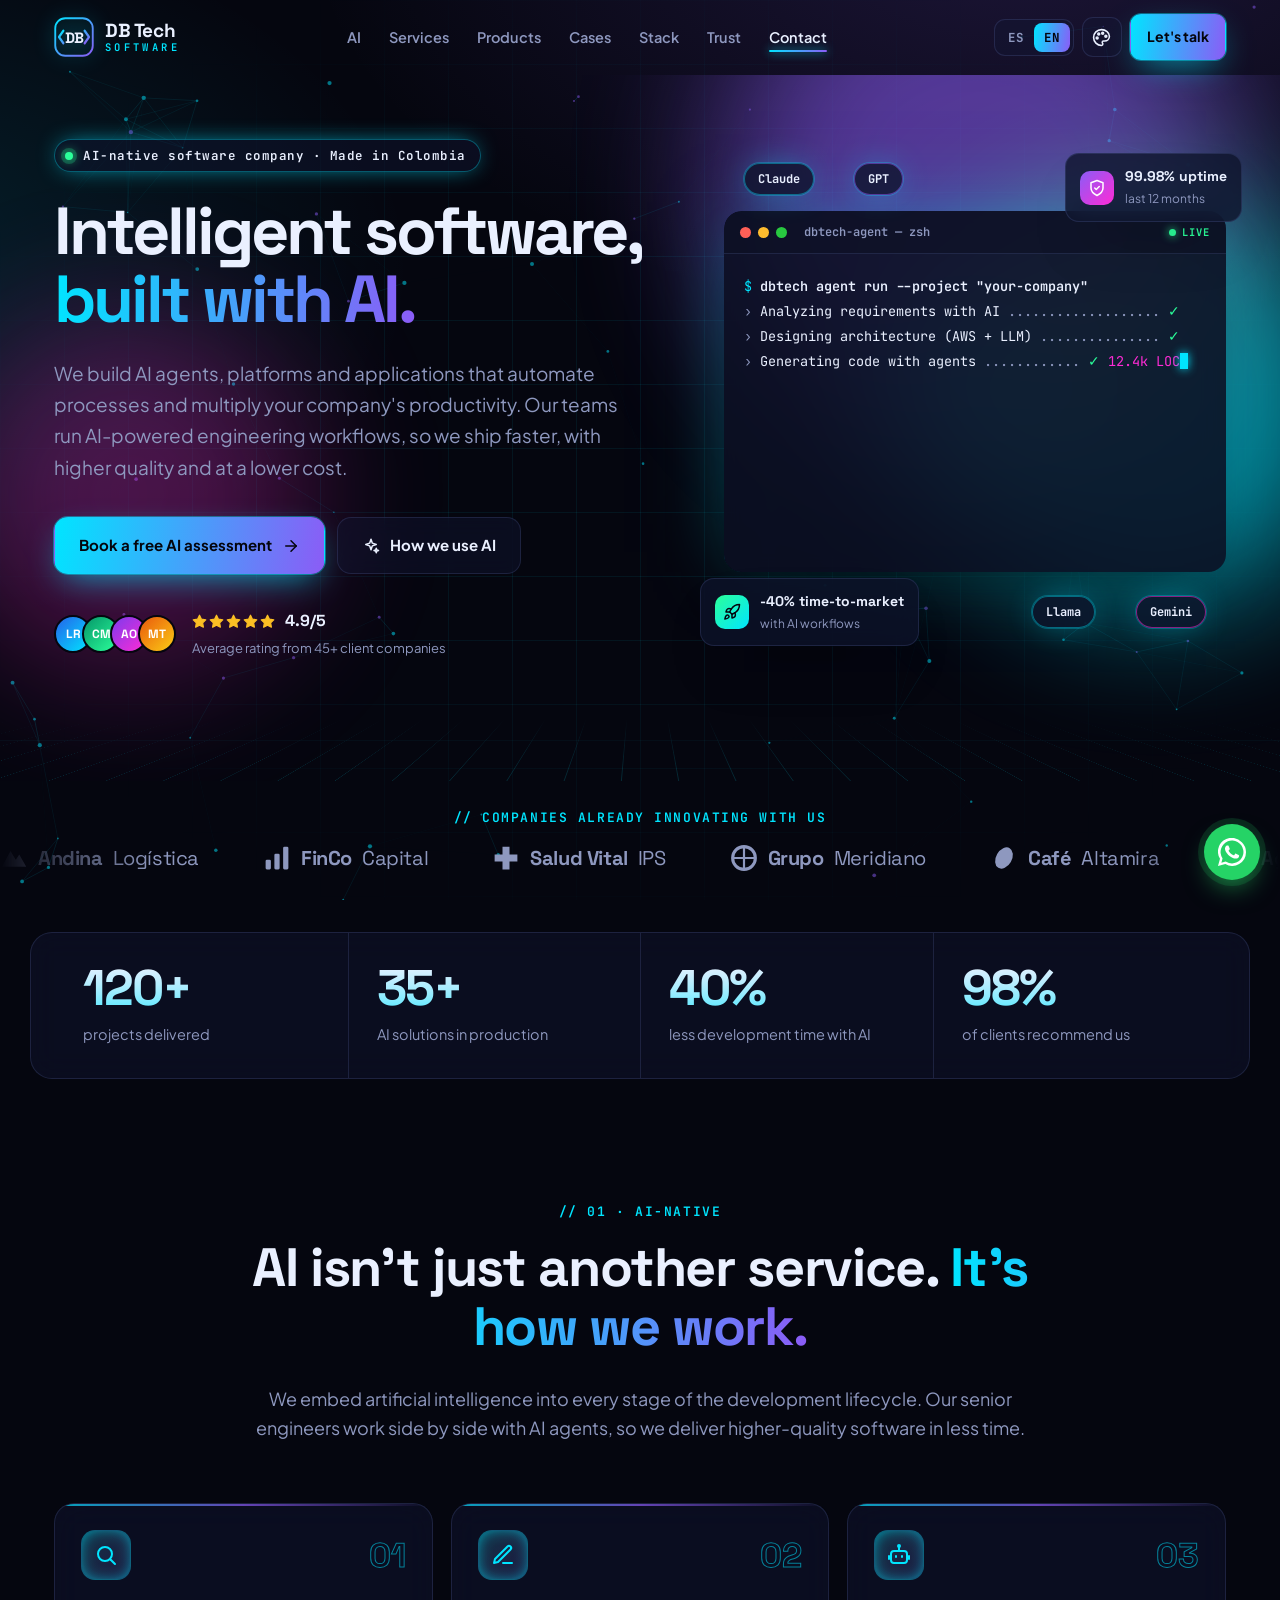
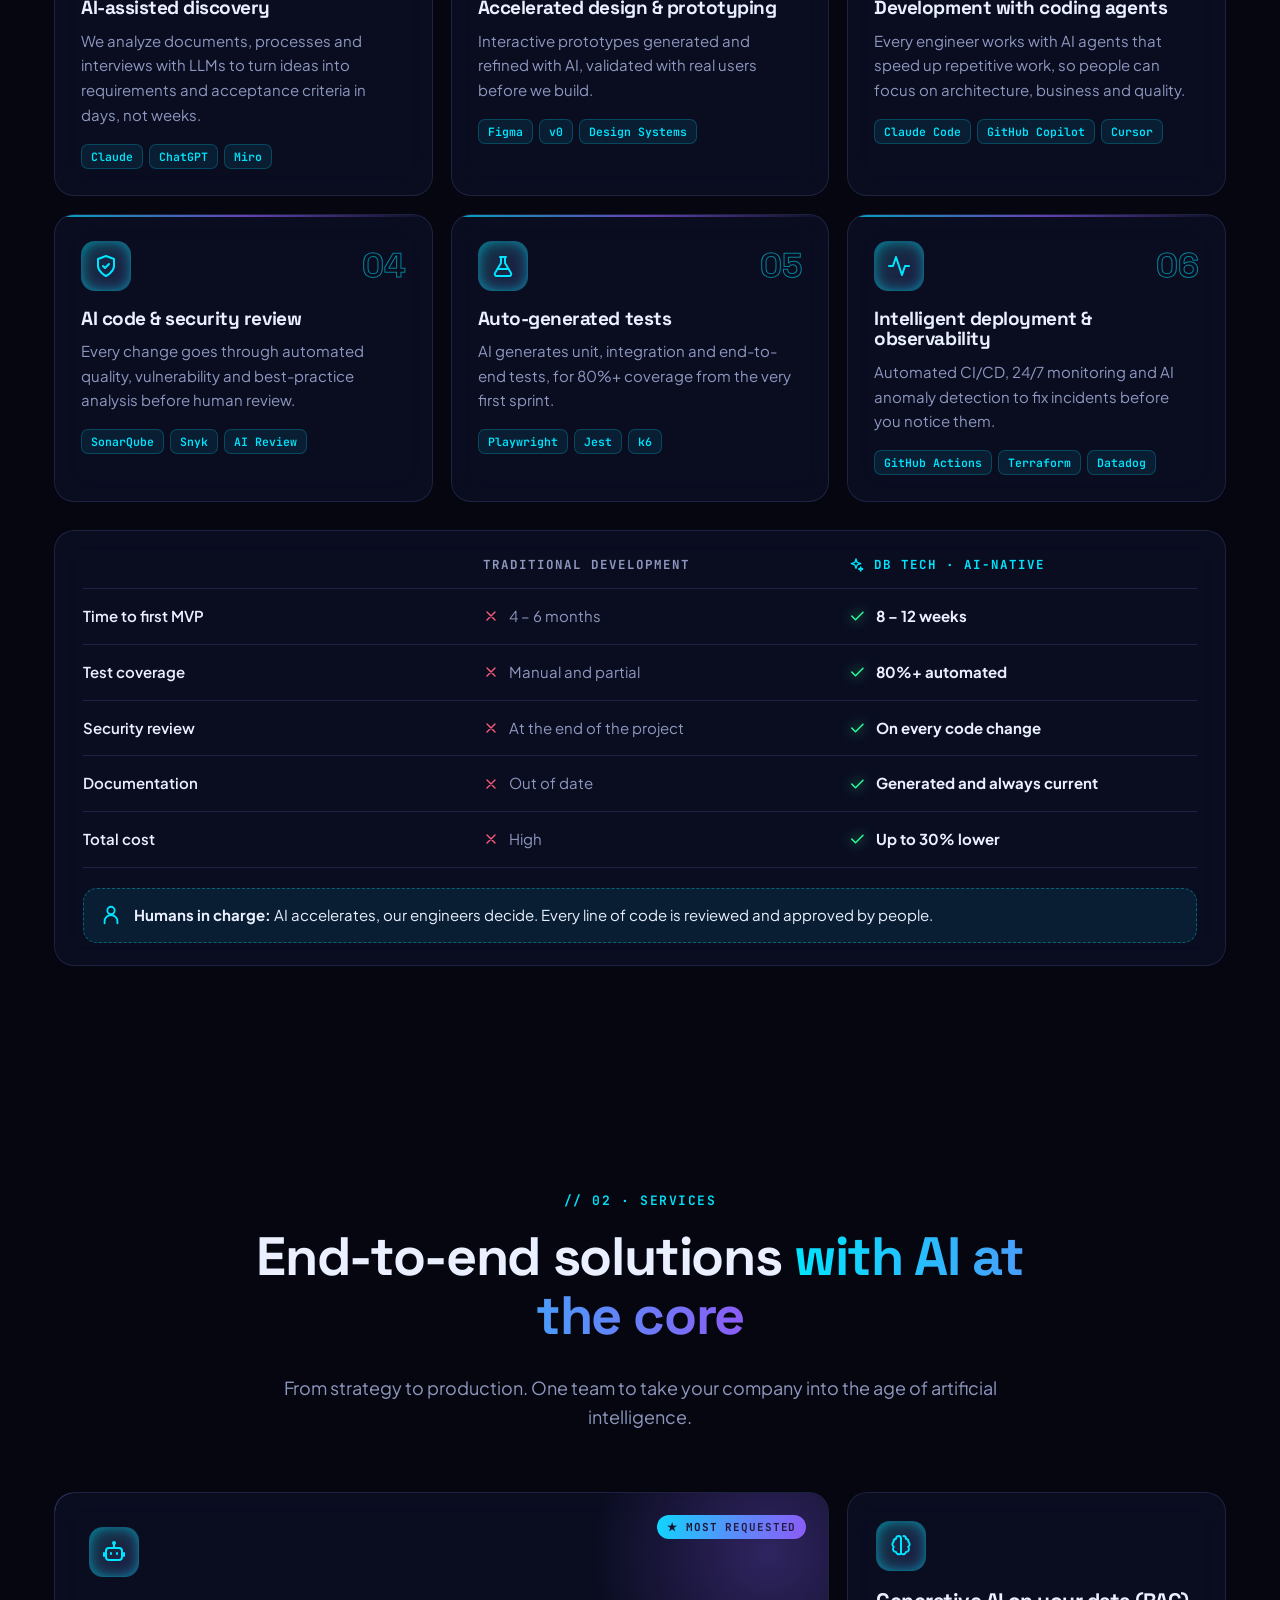
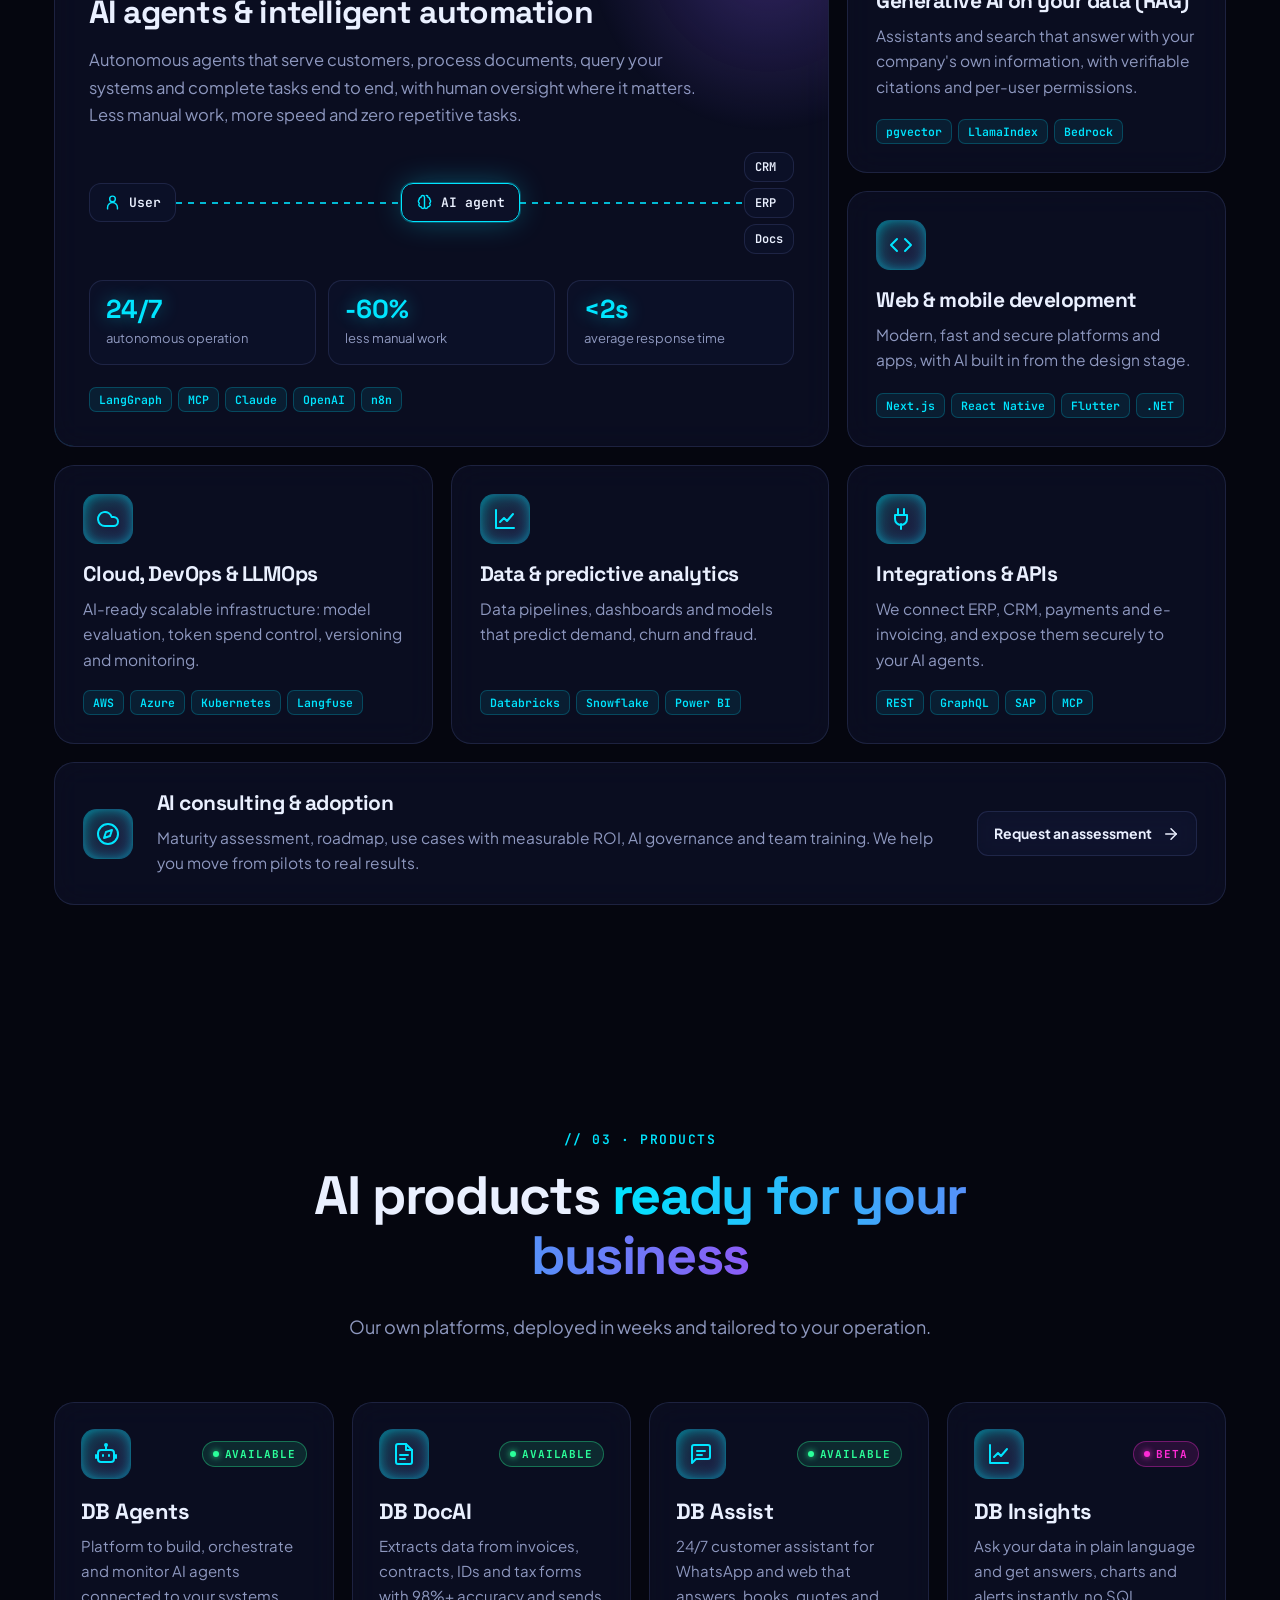
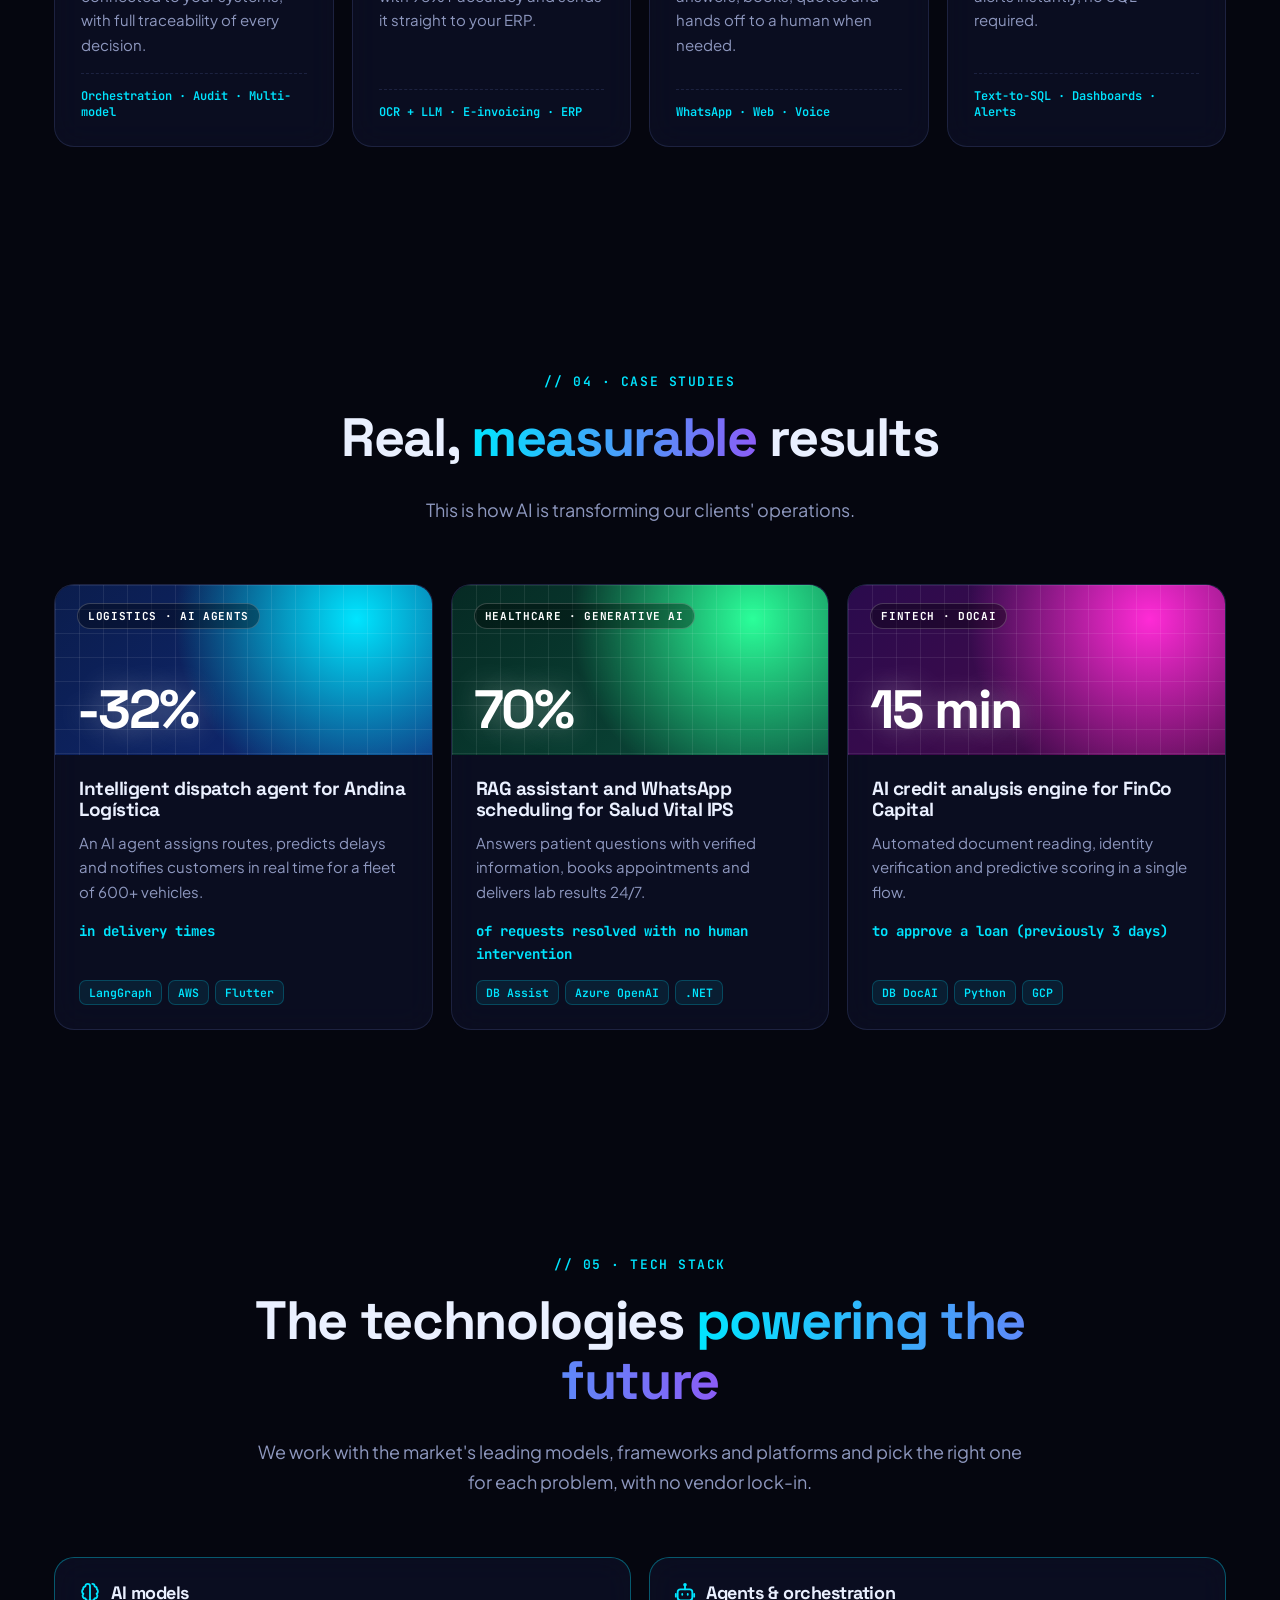
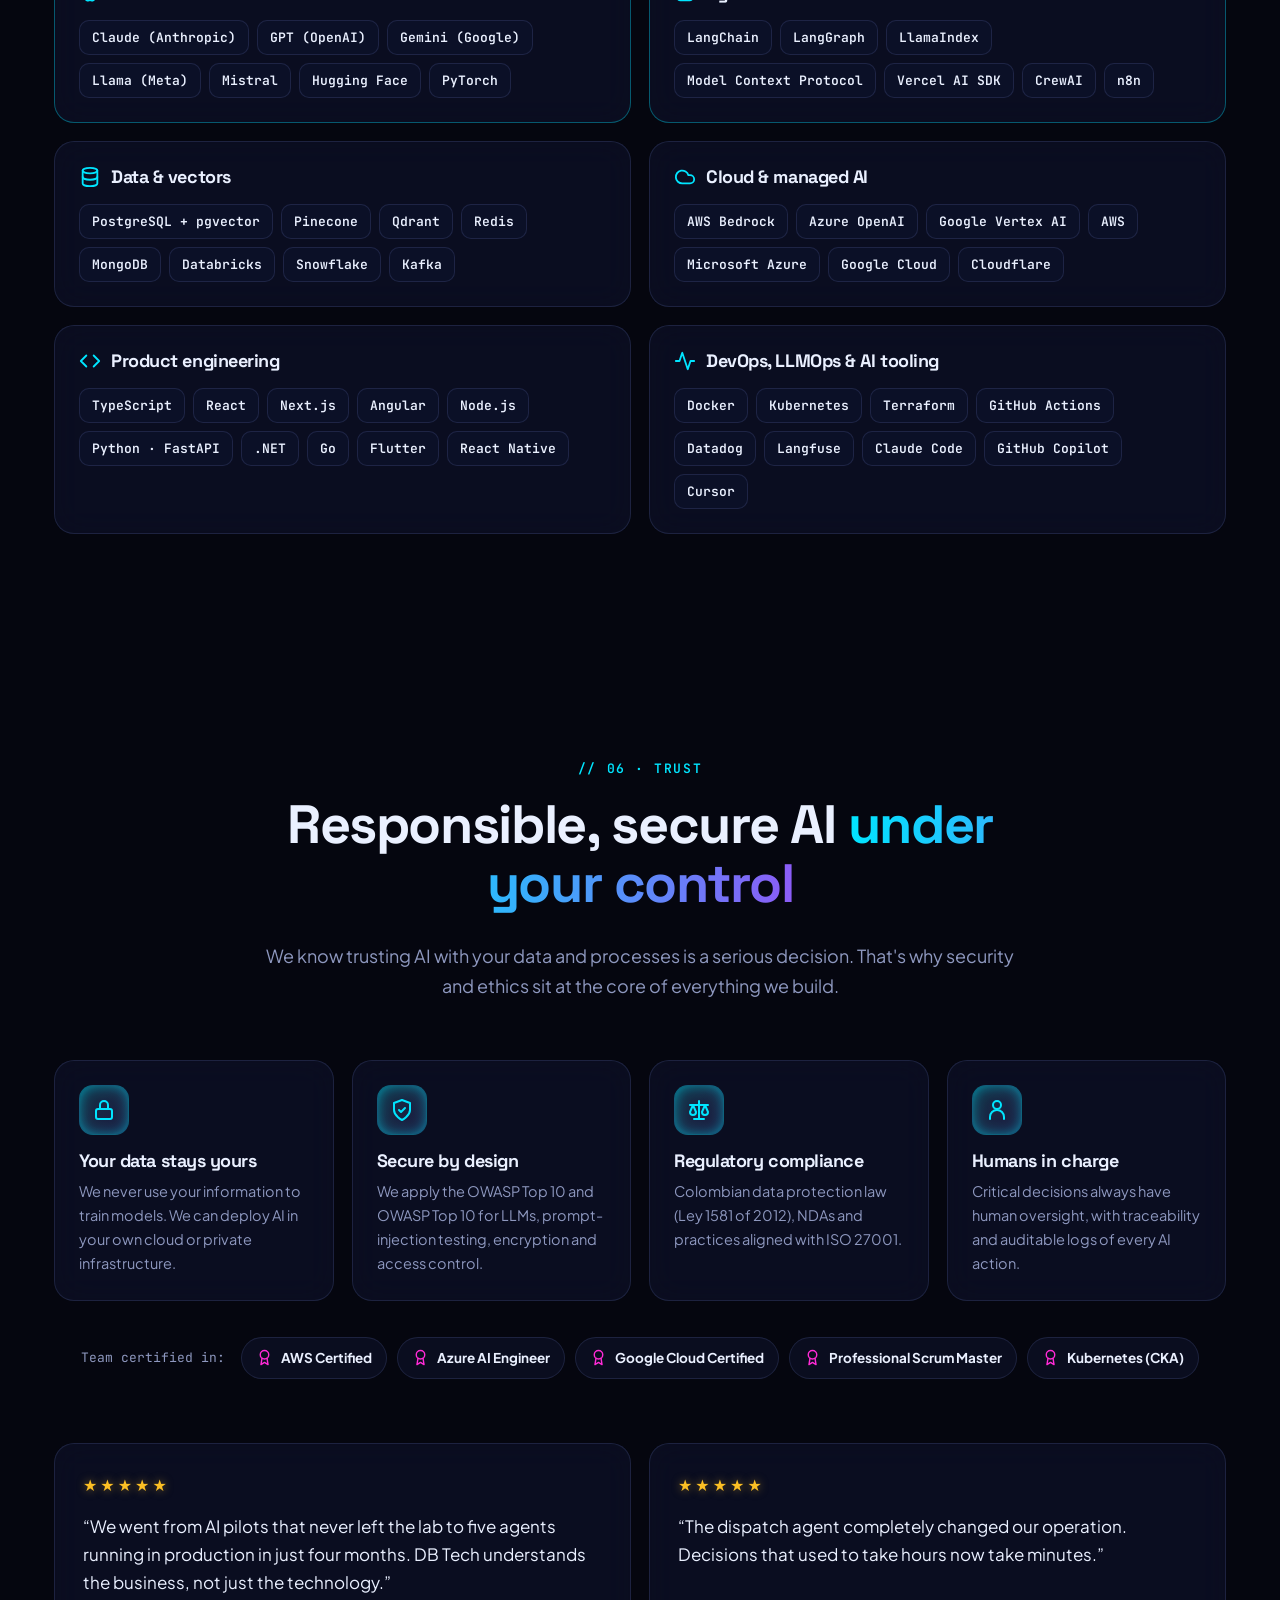
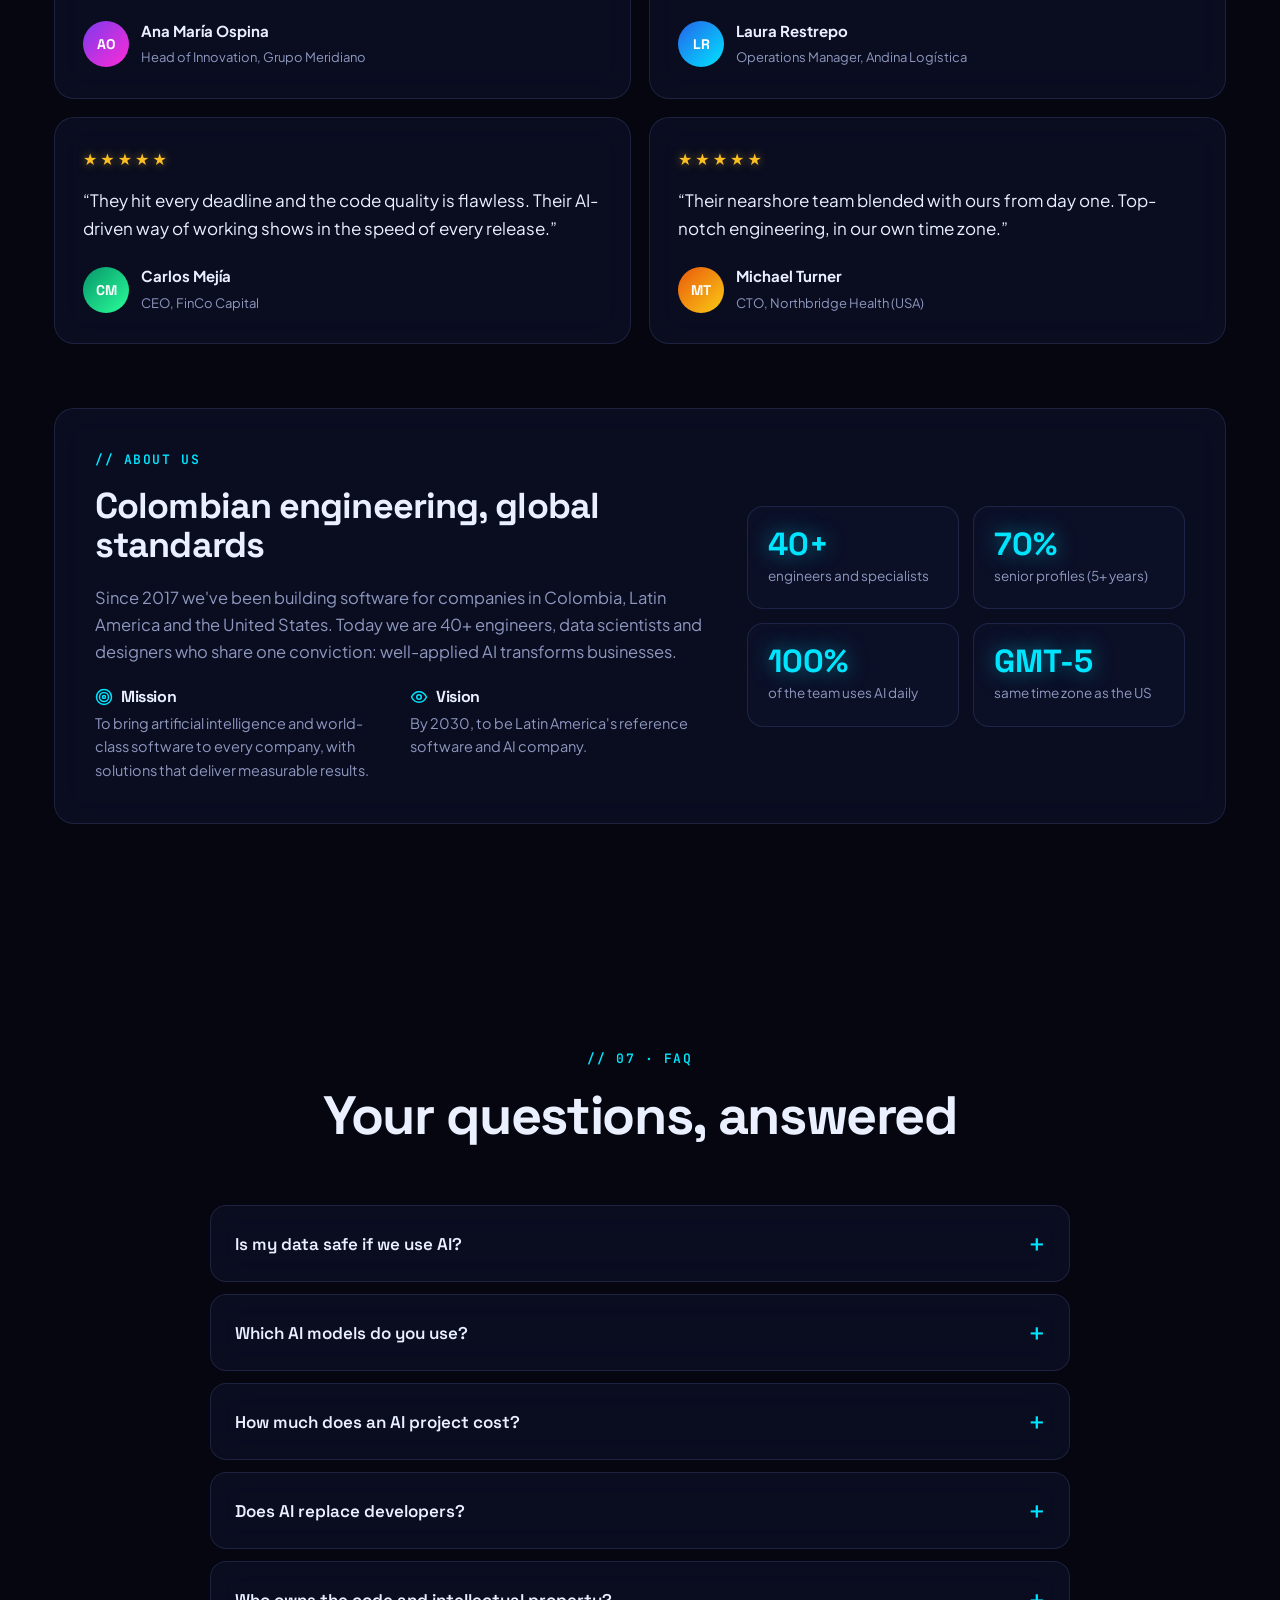
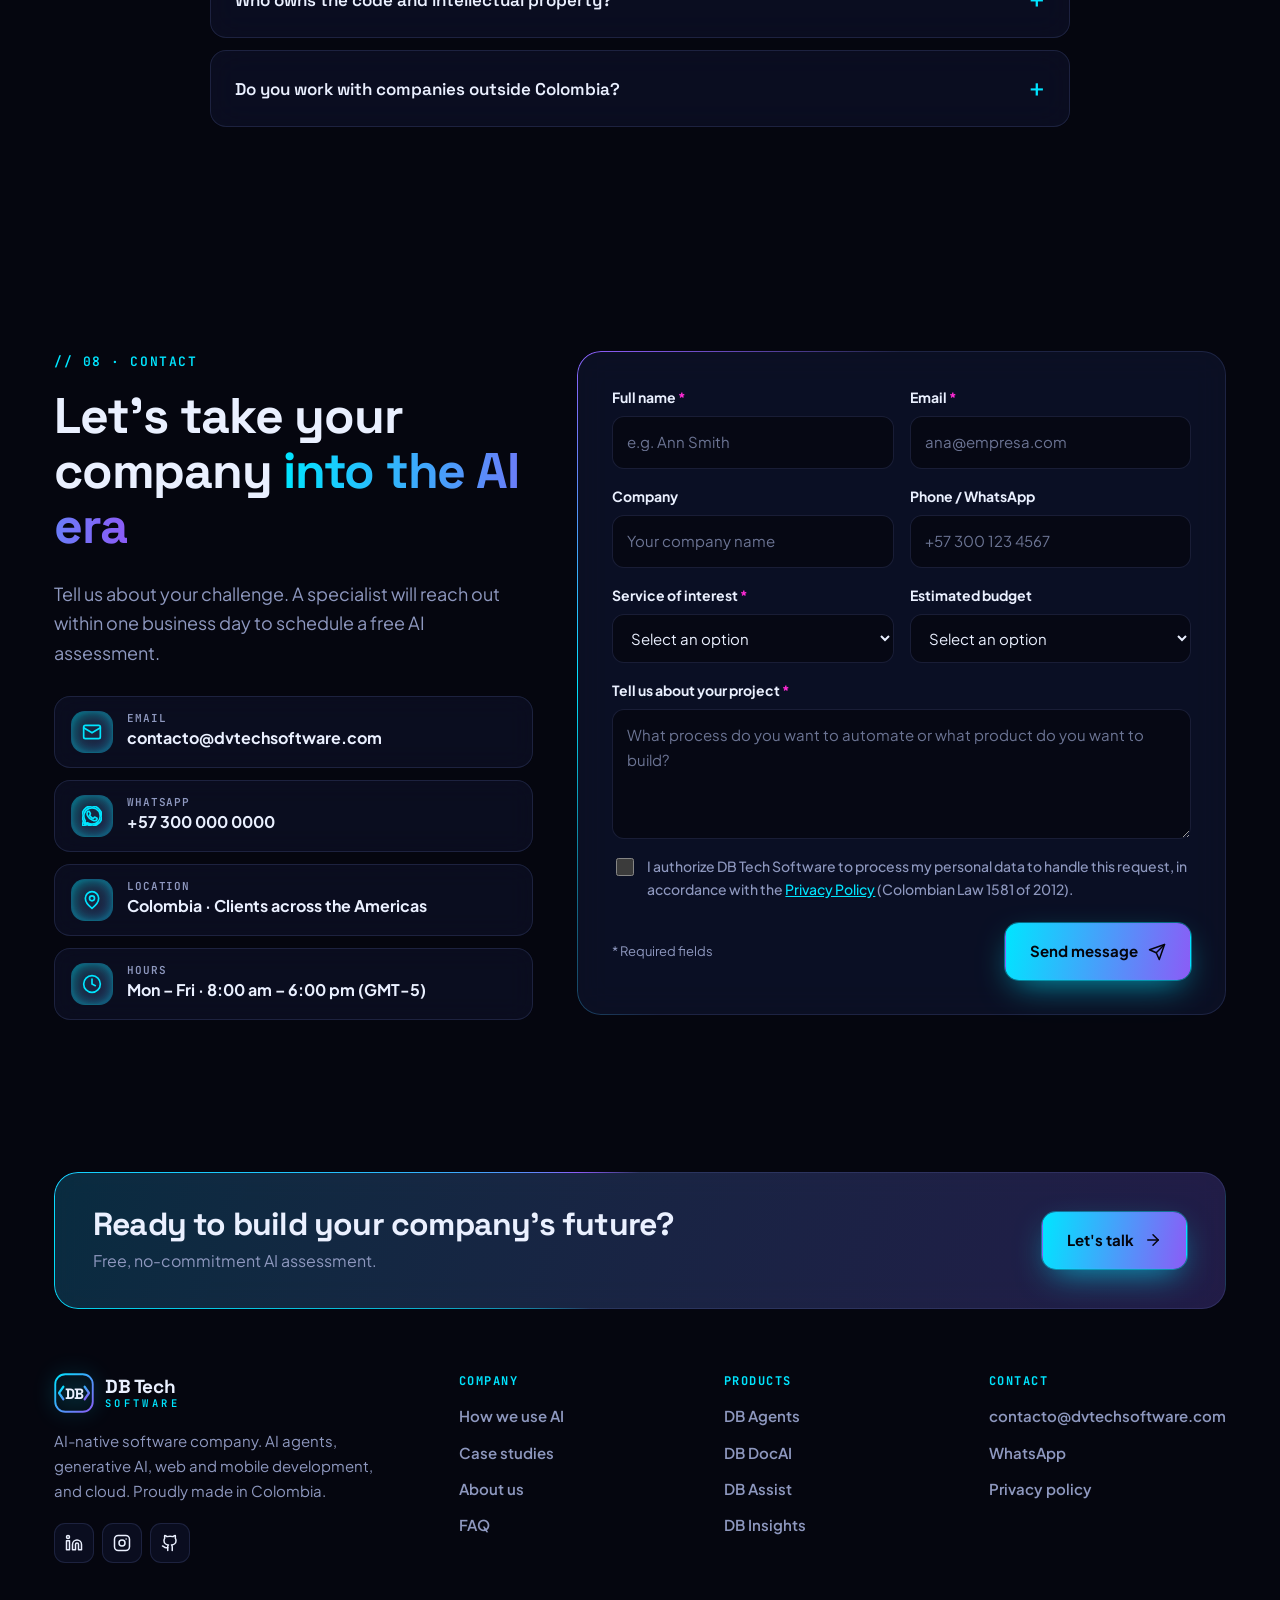
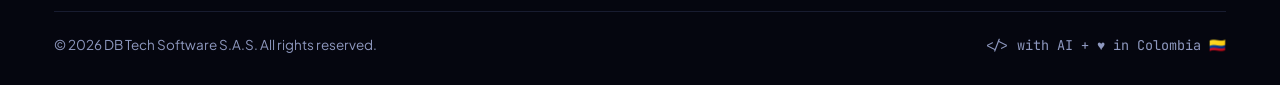
<file: dvtechsoftware/index.html>
<!doctype html>
<html lang="es" data-theme="dark">
<head>
<meta charset="utf-8">
<meta name="viewport" content="width=device-width, initial-scale=1">
<title>DB Tech Software | Software e Inteligencia Artificial a la medida · Colombia</title>
<meta name="description" content="DB Tech Software es una empresa de software AI-native en Colombia: agentes de IA, IA generativa con tus datos, desarrollo web y móvil, cloud y LLMOps, con workflows de ingeniería potenciados por IA.">
<meta name="theme-color" content="#05060f">
<meta name="referrer" content="strict-origin-when-cross-origin">
<link rel="canonical" href="https://dvtechsoftware.com/">
<link rel="alternate" hreflang="es" href="https://dvtechsoftware.com/?lang=es">
<link rel="alternate" hreflang="en" href="https://dvtechsoftware.com/?lang=en">
<meta property="og:type" content="website">
<meta property="og:title" content="DB Tech Software · AI-native software company">
<meta property="og:description" content="Construimos software inteligente con IA. Agentes, IA generativa, web, móvil y cloud. Hecho en Colombia.">
<meta property="og:url" content="https://dvtechsoftware.com/">
<link rel="icon" href="favicon.svg" type="image/svg+xml">
<link rel="preload" href="assets/fonts/space-grotesk.woff2" as="font" type="font/woff2" crossorigin>
<link rel="preload" href="assets/fonts/plus-jakarta-sans.woff2" as="font" type="font/woff2" crossorigin>
<link rel="stylesheet" href="assets/css/styles.css">
<script src="assets/js/theme-init.js"></script>
</head>
<body>

<!-- ===================== SPRITE DE ICONOS ===================== -->
<svg class="sprite" aria-hidden="true">
  <symbol id="i-code" viewBox="0 0 24 24"><polyline points="16 18 22 12 16 6"/><polyline points="8 6 2 12 8 18"/></symbol>
  <symbol id="i-cloud" viewBox="0 0 24 24"><path d="M17.5 19H9a7 7 0 1 1 6.71-9h1.79a4.5 4.5 0 1 1 0 9Z"/></symbol>
  <symbol id="i-plug" viewBox="0 0 24 24"><path d="M12 22v-5"/><path d="M9 8V2"/><path d="M15 8V2"/><path d="M18 8v4a6 6 0 0 1-12 0V8Z"/></symbol>
  <symbol id="i-spark" viewBox="0 0 24 24"><path d="M12 3l1.8 5.2L19 10l-5.2 1.8L12 17l-1.8-5.2L5 10l5.2-1.8Z"/><path d="M19 15l.8 2.2L22 18l-2.2.8L19 21l-.8-2.2L16 18l2.2-.8Z"/></symbol>
  <symbol id="i-bot" viewBox="0 0 24 24"><rect x="4" y="8" width="16" height="12" rx="3"/><path d="M12 8V4"/><circle cx="12" cy="3" r="1"/><path d="M9 13v1M15 13v1"/><path d="M2 13v3M22 13v3"/></symbol>
  <symbol id="i-brain" viewBox="0 0 24 24"><path d="M9.5 2A2.5 2.5 0 0 0 7 4.5v.2A3 3 0 0 0 4.5 8a3 3 0 0 0 .3 4.9A3 3 0 0 0 7 18a3 3 0 0 0 5 1.5V4.5A2.5 2.5 0 0 0 9.5 2Z"/><path d="M14.5 2A2.5 2.5 0 0 1 17 4.5v.2A3 3 0 0 1 19.5 8a3 3 0 0 1-.3 4.9A3 3 0 0 1 17 18a3 3 0 0 1-5 1.5"/></symbol>
  <symbol id="i-db" viewBox="0 0 24 24"><ellipse cx="12" cy="5" rx="8" ry="3"/><path d="M4 5v14c0 1.7 3.6 3 8 3s8-1.3 8-3V5"/><path d="M4 12c0 1.7 3.6 3 8 3s8-1.3 8-3"/></symbol>
  <symbol id="i-chart" viewBox="0 0 24 24"><path d="M3 3v18h18"/><path d="m7 15 4-4 3 3 6-7"/></symbol>
  <symbol id="i-compass" viewBox="0 0 24 24"><circle cx="12" cy="12" r="10"/><path d="m16 8-2 6-6 2 2-6Z"/></symbol>
  <symbol id="i-doc" viewBox="0 0 24 24"><path d="M14 2H6a2 2 0 0 0-2 2v16a2 2 0 0 0 2 2h12a2 2 0 0 0 2-2V8Z"/><path d="M14 2v6h6"/><path d="M8 13h8M8 17h5"/></symbol>
  <symbol id="i-chat" viewBox="0 0 24 24"><path d="M21 15a2 2 0 0 1-2 2H7l-4 4V5a2 2 0 0 1 2-2h14a2 2 0 0 1 2 2Z"/><path d="M8 9h8M8 13h5"/></symbol>
  <symbol id="i-target" viewBox="0 0 24 24"><circle cx="12" cy="12" r="10"/><circle cx="12" cy="12" r="6"/><circle cx="12" cy="12" r="2"/></symbol>
  <symbol id="i-eye" viewBox="0 0 24 24"><path d="M2 12s3.5-7 10-7 10 7 10 7-3.5 7-10 7S2 12 2 12Z"/><circle cx="12" cy="12" r="3"/></symbol>
  <symbol id="i-check" viewBox="0 0 24 24"><path d="m5 12 5 5L20 7"/></symbol>
  <symbol id="i-x" viewBox="0 0 24 24"><path d="M18 6 6 18M6 6l12 12"/></symbol>
  <symbol id="i-mail" viewBox="0 0 24 24"><rect x="2" y="4" width="20" height="16" rx="2"/><path d="m22 7-10 6L2 7"/></symbol>
  <symbol id="i-pin" viewBox="0 0 24 24"><path d="M20 10c0 6-8 12-8 12s-8-6-8-12a8 8 0 0 1 16 0Z"/><circle cx="12" cy="10" r="3"/></symbol>
  <symbol id="i-clock" viewBox="0 0 24 24"><circle cx="12" cy="12" r="10"/><path d="M12 6v6l4 2"/></symbol>
  <symbol id="i-arrow" viewBox="0 0 24 24"><path d="M5 12h14"/><path d="m12 5 7 7-7 7"/></symbol>
  <symbol id="i-send" viewBox="0 0 24 24"><path d="m22 2-7 20-4-9-9-4Z"/><path d="M22 2 11 13"/></symbol>
  <symbol id="i-palette" viewBox="0 0 24 24"><circle cx="13.5" cy="6.5" r="1.2"/><circle cx="17.5" cy="10.5" r="1.2"/><circle cx="8.5" cy="7.5" r="1.2"/><circle cx="6.5" cy="12.5" r="1.2"/><path d="M12 2a10 10 0 0 0 0 20c.9 0 1.7-.8 1.7-1.7 0-.4-.2-.8-.4-1.1-.3-.3-.4-.7-.4-1.1 0-.9.8-1.7 1.7-1.7H16a6 6 0 0 0 6-6C22 6 17.5 2 12 2Z"/></symbol>
  <symbol id="i-menu" viewBox="0 0 24 24"><path d="M4 6h16M4 12h16M4 18h16"/></symbol>
  <symbol id="i-close" viewBox="0 0 24 24"><path d="M18 6 6 18M6 6l12 12"/></symbol>
  <symbol id="i-rocket" viewBox="0 0 24 24"><path d="M4.5 16.5c-1.5 1.3-2 5-2 5s3.7-.5 5-2c.7-.8.7-2.1-.1-2.9a2.2 2.2 0 0 0-2.9-.1Z"/><path d="m12 15-3-3a22 22 0 0 1 2-3.9A12.9 12.9 0 0 1 22 2c0 2.7-.8 7.5-6 11a22 22 0 0 1-4 2Z"/><path d="M9 12H4s.6-3 2-4c1.6-1.1 5 0 5 0"/><path d="M12 15v5s3-.6 4-2c1.1-1.6 0-5 0-5"/></symbol>
  <symbol id="i-shield" viewBox="0 0 24 24"><path d="M12 22s8-4 8-10V5l-8-3-8 3v7c0 6 8 10 8 10Z"/><path d="m9 12 2 2 4-4"/></symbol>
  <symbol id="i-lock" viewBox="0 0 24 24"><rect x="4" y="11" width="16" height="10" rx="2"/><path d="M8 11V7a4 4 0 0 1 8 0v4"/></symbol>
  <symbol id="i-scale" viewBox="0 0 24 24"><path d="M12 3v18M7 21h10"/><path d="M3 7h18"/><path d="m6 7-3 7a3 3 0 0 0 6 0Z"/><path d="m18 7-3 7a3 3 0 0 0 6 0Z"/></symbol>
  <symbol id="i-human" viewBox="0 0 24 24"><circle cx="12" cy="7" r="4"/><path d="M5 21v-2a7 7 0 0 1 14 0v2"/></symbol>
  <symbol id="i-search" viewBox="0 0 24 24"><circle cx="11" cy="11" r="7"/><path d="m21 21-4.3-4.3"/></symbol>
  <symbol id="i-pen" viewBox="0 0 24 24"><path d="M12 20h9"/><path d="M16.5 3.5a2.1 2.1 0 0 1 3 3L7 19l-4 1 1-4Z"/></symbol>
  <symbol id="i-test" viewBox="0 0 24 24"><path d="M9 3h6M10 3v6L4 19a2 2 0 0 0 1.7 3h12.6a2 2 0 0 0 1.7-3L14 9V3"/><path d="M7 15h10"/></symbol>
  <symbol id="i-pulse" viewBox="0 0 24 24"><path d="M22 12h-4l-3 9L9 3l-3 9H2"/></symbol>
  <symbol id="i-star" viewBox="0 0 24 24"><path d="m12 2 3.1 6.3 6.9 1-5 4.9 1.2 6.8L12 17.8 5.8 21l1.2-6.8-5-4.9 6.9-1Z"/></symbol>
  <symbol id="i-award" viewBox="0 0 24 24"><circle cx="12" cy="8" r="6"/><path d="M15.5 13 17 22l-5-3-5 3 1.5-9"/></symbol>
  <symbol id="i-linkedin" viewBox="0 0 24 24"><path d="M16 8a6 6 0 0 1 6 6v7h-4v-7a2 2 0 0 0-4 0v7h-4v-7a6 6 0 0 1 6-6Z"/><rect x="2" y="9" width="4" height="12"/><circle cx="4" cy="4" r="2"/></symbol>
  <symbol id="i-instagram" viewBox="0 0 24 24"><rect x="2" y="2" width="20" height="20" rx="5"/><circle cx="12" cy="12" r="4"/><path d="M17.5 6.5h.01"/></symbol>
  <symbol id="i-github" viewBox="0 0 24 24"><path d="M15 22v-4a4.8 4.8 0 0 0-1-3.5c3 0 6-2 6-5.5.08-1.25-.27-2.48-1-3.5.28-1.15.28-2.35 0-3.5 0 0-1 0-3 1.5-2.64-.5-5.36-.5-8 0C6 2 5 2 5 2c-.3 1.150-.3 2.35 0 3.5A5.4 5.4 0 0 0 4 9c0 3.5 3 5.5 6 5.5-.39.49-.68 1.05-.85 1.65S8.93 17.38 9 18v4"/><path d="M9 18c-4.51 2-5-2-7-2"/></symbol>
  <symbol id="i-wa" viewBox="0 0 24 24"><path d="M17.5 14.4c-.3-.1-1.8-.9-2-1-.3-.1-.5-.1-.7.1-.2.3-.8 1-.9 1.2-.2.2-.3.2-.6.1-.3-.1-1.3-.5-2.4-1.5-.9-.8-1.5-1.8-1.7-2.1-.2-.3 0-.5.1-.6l.4-.5c.2-.2.2-.3.3-.5.1-.2 0-.4 0-.5l-.9-2.2c-.2-.6-.5-.5-.7-.5h-.6c-.2 0-.5.1-.8.4-.3.3-1 1-1 2.5s1.1 2.9 1.2 3.1c.1.2 2.1 3.2 5.1 4.5.7.3 1.3.5 1.7.6.7.2 1.4.2 1.9.1.6-.1 1.8-.7 2-1.4.2-.7.2-1.3.2-1.4-.1-.1-.3-.2-.6-.3ZM12 21.8a9.9 9.9 0 0 1-5-1.4l-.4-.2-3.7 1 1-3.6-.2-.4A9.8 9.8 0 1 1 12 21.8Zm8.4-18.2A11.8 11.8 0 0 0 1.7 17.8L0 24l6.3-1.7A11.8 11.8 0 0 0 24 12a11.7 11.7 0 0 0-3.6-8.4Z"/></symbol>
</svg>

<!-- Fondo animado: red neuronal de partículas -->
<canvas id="bg-canvas" aria-hidden="true"></canvas>

<a class="skip" href="#main" data-i18n="skip">Saltar al contenido</a>

<!-- ===================== HEADER ===================== -->
<header class="header" id="top">
  <div class="container nav">
    <a href="#top" class="brand" aria-label="DB Tech Software">
      <!-- LOGO: reemplaza este <svg> por <img src="logo.svg" class="brand-mark" alt=""> con el logo oficial -->
      <svg class="brand-mark" viewBox="0 0 64 64" aria-hidden="true">
        <defs><linearGradient id="lg" x1="0" y1="0" x2="1" y2="1"><stop offset="0" class="lg-a"/><stop offset="1" class="lg-b"/></linearGradient></defs>
        <rect x="2" y="2" width="60" height="60" rx="16" fill="none" stroke="url(#lg)" stroke-width="3"/>
        <path d="M15 22 8 32l7 10M49 22l7 10-7 10" stroke="url(#lg)" stroke-width="3.5" fill="none" stroke-linecap="round" stroke-linejoin="round"/>
        <text x="32" y="41" class="brand-mark-text" text-anchor="middle">DB</text>
      </svg>
      <span class="brand-name">DB Tech<small>Software</small></span>
    </a>

    <nav aria-label="Principal" data-i18n-aria="navLabel">
      <ul class="nav-links" id="navLinks">
        <li><a href="#ia" data-i18n="nav.ai">IA</a></li>
        <li><a href="#servicios" data-i18n="nav.services">Servicios</a></li>
        <li><a href="#productos" data-i18n="nav.products">Productos</a></li>
        <li><a href="#casos" data-i18n="nav.cases">Casos</a></li>
        <li><a href="#stack">Stack</a></li>
        <li><a href="#confianza" data-i18n="nav.trust">Confianza</a></li>
        <li><a href="#contacto" data-i18n="nav.contact">Contacto</a></li>
      </ul>
    </nav>

    <div class="nav-actions">
      <div class="lang-switch" role="group" aria-label="Idioma / Language">
        <button type="button" data-lang="es" aria-pressed="true">ES</button>
        <button type="button" data-lang="en" aria-pressed="false">EN</button>
      </div>
      <div class="theme-picker">
        <button class="icon-btn" id="themeBtn" type="button" aria-haspopup="true" aria-expanded="false" aria-controls="themeMenu" aria-label="Cambiar tema" data-i18n-aria="theme.label">
          <svg class="icon"><use href="#i-palette"/></svg>
        </button>
        <ul class="theme-menu" id="themeMenu" role="menu">
          <li><button type="button" role="menuitemradio" data-theme-opt="dark" aria-checked="false"><i class="swatch sw-dark"></i><span data-i18n="theme.dark">Neón (oscuro)</span></button></li>
          <li><button type="button" role="menuitemradio" data-theme-opt="light" aria-checked="false"><i class="swatch sw-light"></i><span data-i18n="theme.light">Claro</span></button></li>
          <li><button type="button" role="menuitemradio" data-theme-opt="cyber" aria-checked="false"><i class="swatch sw-cyber"></i><span>Cyberpunk</span></button></li>
          <li><button type="button" role="menuitemradio" data-theme-opt="matrix" aria-checked="false"><i class="swatch sw-matrix"></i><span>Matrix</span></button></li>
        </ul>
      </div>
      <a href="#contacto" class="btn btn-primary btn-sm nav-cta" data-i18n="nav.cta">Hablemos</a>
      <button class="icon-btn menu-toggle" id="menuBtn" type="button" aria-expanded="false" aria-controls="navLinks" aria-label="Menú" data-i18n-aria="menu">
        <svg class="icon"><use href="#i-menu"/></svg>
      </button>
    </div>
  </div>
</header>

<main id="main">

<!-- ===================== HERO ===================== -->
<section class="hero">
  <div class="aurora" aria-hidden="true"><i></i><i></i><i></i></div>
  <div class="hero-floor" aria-hidden="true"></div>
  <div class="container">
    <div class="hero-grid">
      <div class="reveal">
        <span class="pill"><span class="pill-dot"></span><span data-i18n="hero.eyebrow">AI-native software company · Hecho en Colombia</span></span>
        <h1 data-i18n="hero.title">Software inteligente,<br><span class="gradient-text">construido con IA.</span></h1>
        <p class="lead" data-i18n="hero.lead">Creamos agentes de IA, plataformas y aplicaciones que automatizan procesos y multiplican la productividad de tu empresa. Nuestros equipos trabajan con workflows de ingeniería potenciados por IA: entregamos más rápido, con más calidad y a menor costo.</p>
        <div class="hero-ctas">
          <a href="#contacto" class="btn btn-primary"><span data-i18n="hero.cta1">Agenda un diagnóstico de IA gratis</span><svg class="icon"><use href="#i-arrow"/></svg></a>
          <a href="#ia" class="btn btn-ghost"><svg class="icon"><use href="#i-spark"/></svg><span data-i18n="hero.cta2">Cómo usamos la IA</span></a>
        </div>
        <div class="hero-trust">
          <div class="avatars" aria-hidden="true"><span class="av av-1">LR</span><span class="av av-2">CM</span><span class="av av-3">AO</span><span class="av av-4">MT</span></div>
          <div>
            <div class="rating"><svg class="icon"><use href="#i-star"/></svg><svg class="icon"><use href="#i-star"/></svg><svg class="icon"><use href="#i-star"/></svg><svg class="icon"><use href="#i-star"/></svg><svg class="icon"><use href="#i-star"/></svg><b>4.9/5</b></div>
            <small data-i18n="hero.trust">Calificación promedio de +45 empresas clientes</small>
          </div>
        </div>
      </div>

      <div class="hero-visual reveal">
        <div class="orb" aria-hidden="true"></div>
        <div class="terminal glow-border">
          <div class="term-top"><i></i><i></i><i></i><span>dbtech-agent — zsh</span><b class="live"><span></span>LIVE</b></div>
          <pre class="term-body" id="terminal" role="img" aria-label="Flujo de trabajo de un agente de IA de DB Tech" data-i18n-aria="hero.termAria"></pre>
        </div>
        <span class="model-chip mc-1" aria-hidden="true">Claude</span>
        <span class="model-chip mc-2" aria-hidden="true">GPT</span>
        <span class="model-chip mc-3" aria-hidden="true">Gemini</span>
        <span class="model-chip mc-4" aria-hidden="true">Llama</span>
        <div class="float-card fc-1" aria-hidden="true"><span class="badge"><svg class="icon"><use href="#i-rocket"/></svg></span><div><b>-40% time-to-market</b><small data-i18n="hero.fc1s">con workflows de IA</small></div></div>
        <div class="float-card fc-2" aria-hidden="true"><span class="badge b2"><svg class="icon"><use href="#i-shield"/></svg></span><div><b>99.98% uptime</b><small data-i18n="hero.fc2">últimos 12 meses</small></div></div>
      </div>
    </div>
  </div>
</section>

<!-- ===================== CLIENTES ===================== -->
<section class="clients" aria-labelledby="clients-title">
  <div class="container">
    <p id="clients-title" class="mono-label center" data-i18n="clients.title">// Empresas que ya innovan con nosotros</p>
  </div>
  <div class="marquee">
    <div class="marquee-track" id="marquee">
      <span class="client-logo"><svg viewBox="0 0 32 32"><path d="M2 26 12 8l6 10 4-6 8 14Z" fill="currentColor"/></svg>Andina<em>Logística</em></span>
      <span class="client-logo"><svg viewBox="0 0 32 32"><rect x="3" y="18" width="6" height="11" rx="1.5" fill="currentColor"/><rect x="13" y="11" width="6" height="18" rx="1.5" fill="currentColor"/><rect x="23" y="3" width="6" height="26" rx="1.5" fill="currentColor"/></svg>FinCo<em>Capital</em></span>
      <span class="client-logo"><svg viewBox="0 0 32 32"><path d="M12 3h8v9h9v8h-9v9h-8v-9H3v-8h9Z" fill="currentColor"/></svg>Salud Vital<em>IPS</em></span>
      <span class="client-logo"><svg viewBox="0 0 32 32"><circle cx="16" cy="16" r="13" fill="none" stroke="currentColor" stroke-width="3.5"/><path d="M16 3v26M3 16h26" stroke="currentColor" stroke-width="2.5"/></svg>Grupo<em>Meridiano</em></span>
      <span class="client-logo"><svg viewBox="0 0 32 32"><ellipse cx="16" cy="16" rx="9" ry="13" fill="currentColor" transform="rotate(30 16 16)"/></svg>Café<em>Altamira</em></span>
      <span class="client-logo"><svg viewBox="0 0 32 32"><path d="M16 29V13M16 13C16 6 22 3 29 3c0 7-4 11-13 10ZM16 18C16 12 11 9 3 9c0 6 4 10 13 9Z" fill="currentColor"/></svg>Agro<em>Nova</em></span>
      <span class="client-logo"><svg viewBox="0 0 32 32"><path d="M2 20c4-4 8-4 12 0s8 4 12 0 4-2 4-2v6s-4 4-8 2-8-6-12-4-8 4-8 4Z" fill="currentColor"/><circle cx="22" cy="9" r="5" fill="currentColor"/></svg>Pacífico<em>Retail</em></span>
      <span class="client-logo"><svg viewBox="0 0 32 32"><path d="M16 4 2 11l14 7 14-7Z" fill="currentColor"/><path d="M7 15v7c3 3 15 3 18 0v-7" stroke="currentColor" stroke-width="3" fill="none"/></svg>Edu<em>Red</em></span>
      <span class="client-logo"><svg viewBox="0 0 32 32"><path d="M4 28V12l12-8 12 8v16h-8v-9h-8v9Z" fill="currentColor"/></svg>Northbridge<em>Health</em></span>
    </div>
  </div>
</section>

<!-- ===================== MÉTRICAS ===================== -->
<section class="metrics" aria-label="Cifras" data-i18n-aria="m.aria">
  <div class="container metrics-grid reveal">
    <div class="metric"><b data-count="120" data-suffix="+">120+</b><span data-i18n="m.1">proyectos entregados</span></div>
    <div class="metric"><b data-count="35" data-suffix="+">35+</b><span data-i18n="m.2">soluciones de IA en producción</span></div>
    <div class="metric"><b data-count="40" data-suffix="%">40%</b><span data-i18n="m.3">menos tiempo de desarrollo con IA</span></div>
    <div class="metric"><b data-count="98" data-suffix="%">98%</b><span data-i18n="m.4">de clientes nos recomiendan</span></div>
  </div>
</section>

<!-- ===================== IA-NATIVE ===================== -->
<section class="section" id="ia">
  <div class="container">
    <div class="section-head reveal">
      <p class="mono-label">// 01 · AI-NATIVE</p>
      <h2 data-i18n="ai.title">La IA no es un servicio más. <span class="gradient-text">Es cómo trabajamos.</span></h2>
      <p data-i18n="ai.lead">Integramos inteligencia artificial en cada etapa del ciclo de desarrollo. Nuestros ingenieros senior trabajan junto a agentes de IA, lo que nos permite entregar software de mayor calidad en menos tiempo.</p>
    </div>

    <ol class="pipeline">
      <li class="stage glass reveal">
        <div class="stage-top"><div class="card-icon"><svg class="icon"><use href="#i-search"/></svg></div><span class="stage-n">01</span></div>
        <h3 data-i18n="pl.1t">Descubrimiento asistido por IA</h3>
        <p data-i18n="pl.1d">Analizamos documentos, procesos y entrevistas con LLMs para convertir ideas en requerimientos y criterios de aceptación en días, no semanas.</p>
        <ul class="tags"><li>Claude</li><li>ChatGPT</li><li>Miro</li></ul>
      </li>
      <li class="stage glass reveal">
        <div class="stage-top"><div class="card-icon"><svg class="icon"><use href="#i-pen"/></svg></div><span class="stage-n">02</span></div>
        <h3 data-i18n="pl.2t">Diseño y prototipado acelerado</h3>
        <p data-i18n="pl.2d">Prototipos interactivos generados y refinados con IA, validados con usuarios reales antes de construir.</p>
        <ul class="tags"><li>Figma</li><li>v0</li><li>Design Systems</li></ul>
      </li>
      <li class="stage glass reveal">
        <div class="stage-top"><div class="card-icon"><svg class="icon"><use href="#i-bot"/></svg></div><span class="stage-n">03</span></div>
        <h3 data-i18n="pl.3t">Desarrollo con agentes de código</h3>
        <p data-i18n="pl.3d">Cada ingeniero trabaja con agentes de IA que aceleran el trabajo repetitivo. Las personas se enfocan en arquitectura, negocio y calidad.</p>
        <ul class="tags"><li>Claude Code</li><li>GitHub Copilot</li><li>Cursor</li></ul>
      </li>
      <li class="stage glass reveal">
        <div class="stage-top"><div class="card-icon"><svg class="icon"><use href="#i-shield"/></svg></div><span class="stage-n">04</span></div>
        <h3 data-i18n="pl.4t">Revisión de código y seguridad con IA</h3>
        <p data-i18n="pl.4d">Cada cambio pasa por análisis automático de calidad, vulnerabilidades y buenas prácticas antes de la revisión humana.</p>
        <ul class="tags"><li>SonarQube</li><li>Snyk</li><li>AI Review</li></ul>
      </li>
      <li class="stage glass reveal">
        <div class="stage-top"><div class="card-icon"><svg class="icon"><use href="#i-test"/></svg></div><span class="stage-n">05</span></div>
        <h3 data-i18n="pl.5t">Pruebas generadas automáticamente</h3>
        <p data-i18n="pl.5d">La IA genera pruebas unitarias, de integración y end-to-end, para una cobertura superior al 80% desde el primer sprint.</p>
        <ul class="tags"><li>Playwright</li><li>Jest</li><li>k6</li></ul>
      </li>
      <li class="stage glass reveal">
        <div class="stage-top"><div class="card-icon"><svg class="icon"><use href="#i-pulse"/></svg></div><span class="stage-n">06</span></div>
        <h3 data-i18n="pl.6t">Despliegue y observabilidad inteligente</h3>
        <p data-i18n="pl.6d">CI/CD automatizado, monitoreo 24/7 y detección de anomalías con IA para resolver incidentes antes de que los notes.</p>
        <ul class="tags"><li>GitHub Actions</li><li>Terraform</li><li>Datadog</li></ul>
      </li>
    </ol>

    <div class="compare glass reveal">
      <div class="compare-row compare-head">
        <span></span>
        <span data-i18n="cmp.trad">Desarrollo tradicional</span>
        <span class="hl"><svg class="icon"><use href="#i-spark"/></svg>DB Tech · AI-native</span>
      </div>
      <div class="compare-row"><span data-i18n="cmp.r1">Tiempo hasta el primer MVP</span><span><svg class="icon x"><use href="#i-x"/></svg><span data-i18n="cmp.r1a">4 – 6 meses</span></span><span><svg class="icon ok"><use href="#i-check"/></svg><span data-i18n="cmp.r1b">8 – 12 semanas</span></span></div>
      <div class="compare-row"><span data-i18n="cmp.r2">Cobertura de pruebas</span><span><svg class="icon x"><use href="#i-x"/></svg><span data-i18n="cmp.r2a">Manual y parcial</span></span><span><svg class="icon ok"><use href="#i-check"/></svg><span data-i18n="cmp.r2b">+80% automatizada</span></span></div>
      <div class="compare-row"><span data-i18n="cmp.r3">Revisión de seguridad</span><span><svg class="icon x"><use href="#i-x"/></svg><span data-i18n="cmp.r3a">Al final del proyecto</span></span><span><svg class="icon ok"><use href="#i-check"/></svg><span data-i18n="cmp.r3b">En cada cambio de código</span></span></div>
      <div class="compare-row"><span data-i18n="cmp.r4">Documentación</span><span><svg class="icon x"><use href="#i-x"/></svg><span data-i18n="cmp.r4a">Desactualizada</span></span><span><svg class="icon ok"><use href="#i-check"/></svg><span data-i18n="cmp.r4b">Generada y siempre al día</span></span></div>
      <div class="compare-row"><span data-i18n="cmp.r5">Costo total</span><span><svg class="icon x"><use href="#i-x"/></svg><span data-i18n="cmp.r5a">Alto</span></span><span><svg class="icon ok"><use href="#i-check"/></svg><span data-i18n="cmp.r5b">Hasta 30% menor</span></span></div>
      <p class="compare-note"><svg class="icon"><use href="#i-human"/></svg><span data-i18n="cmp.note"><b>Humanos al mando:</b> la IA acelera, nuestros ingenieros deciden. Todo el código es revisado y aprobado por personas.</span></p>
    </div>
  </div>
</section>

<!-- ===================== SERVICIOS (bento) ===================== -->
<section class="section" id="servicios">
  <div class="container">
    <div class="section-head reveal">
      <p class="mono-label" data-i18n="services.label">// 02 · SERVICIOS</p>
      <h2 data-i18n="services.title">Soluciones de punta a punta, <span class="gradient-text">con IA en el centro</span></h2>
      <p data-i18n="services.lead">Desde la estrategia hasta la operación en producción. Un solo equipo para llevar tu empresa a la era de la inteligencia artificial.</p>
    </div>

    <div class="bento">
      <article class="card glass glow-border b-a reveal">
        <span class="card-kicker" data-i18n="sv.featured">★ Más solicitado</span>
        <div class="card-icon"><svg class="icon"><use href="#i-bot"/></svg></div>
        <h3 data-i18n="sv.1t">Agentes de IA y automatización inteligente</h3>
        <p data-i18n="sv.1d">Agentes autónomos que atienden clientes, procesan documentos, consultan tus sistemas y ejecutan tareas de principio a fin, con supervisión humana donde importa. Menos trabajo manual, más velocidad y cero tareas repetitivas.</p>
        <div class="agent-flow" aria-hidden="true">
          <span class="node"><svg class="icon"><use href="#i-human"/></svg><span data-i18n="flow.user">Usuario</span></span>
          <span class="wire"></span>
          <span class="node core"><svg class="icon"><use href="#i-brain"/></svg><span data-i18n="flow.agent">Agente IA</span></span>
          <span class="wire"></span>
          <span class="node-stack"><span class="node sm">CRM</span><span class="node sm">ERP</span><span class="node sm">Docs</span></span>
        </div>
        <div class="kpis">
          <div><b>24/7</b><span data-i18n="kpi.1">operación autónoma</span></div>
          <div><b>-60%</b><span data-i18n="kpi.2">trabajo manual</span></div>
          <div><b>&lt;2s</b><span data-i18n="kpi.3">tiempo de respuesta promedio</span></div>
        </div>
        <ul class="tags"><li>LangGraph</li><li>MCP</li><li>Claude</li><li>OpenAI</li><li>n8n</li></ul>
      </article>
      <article class="card glass b-b reveal">
        <div class="card-icon"><svg class="icon"><use href="#i-brain"/></svg></div>
        <h3 data-i18n="sv.2t">IA generativa con tus datos (RAG)</h3>
        <p data-i18n="sv.2d">Asistentes y buscadores que responden con la información de tu empresa, con citas verificables y permisos por usuario.</p>
        <ul class="tags"><li>pgvector</li><li>LlamaIndex</li><li>Bedrock</li></ul>
      </article>
      <article class="card glass b-c reveal">
        <div class="card-icon"><svg class="icon"><use href="#i-code"/></svg></div>
        <h3 data-i18n="sv.3t">Desarrollo web y móvil</h3>
        <p data-i18n="sv.3d">Plataformas y apps modernas, rápidas y seguras, con IA integrada desde el diseño.</p>
        <ul class="tags"><li>Next.js</li><li>React Native</li><li>Flutter</li><li>.NET</li></ul>
      </article>
      <article class="card glass b-d reveal">
        <div class="card-icon"><svg class="icon"><use href="#i-cloud"/></svg></div>
        <h3 data-i18n="sv.4t">Cloud, DevOps y LLMOps</h3>
        <p data-i18n="sv.4d">Infraestructura escalable lista para IA: evaluación de modelos, control del gasto en tokens, versiones y monitoreo.</p>
        <ul class="tags"><li>AWS</li><li>Azure</li><li>Kubernetes</li><li>Langfuse</li></ul>
      </article>
      <article class="card glass b-e reveal">
        <div class="card-icon"><svg class="icon"><use href="#i-chart"/></svg></div>
        <h3 data-i18n="sv.5t">Datos y analítica predictiva</h3>
        <p data-i18n="sv.5d">Pipelines de datos, tableros y modelos que predicen demanda, abandono de clientes y fraude.</p>
        <ul class="tags"><li>Databricks</li><li>Snowflake</li><li>Power BI</li></ul>
      </article>
      <article class="card glass b-f reveal">
        <div class="card-icon"><svg class="icon"><use href="#i-plug"/></svg></div>
        <h3 data-i18n="sv.6t">Integraciones y APIs</h3>
        <p data-i18n="sv.6d">Conectamos ERP, CRM, pagos y facturación electrónica DIAN, y los exponemos de forma segura a tus agentes de IA.</p>
        <ul class="tags"><li>REST</li><li>GraphQL</li><li>SAP</li><li>MCP</li></ul>
      </article>
      <article class="card glass b-g reveal">
        <div class="card-icon"><svg class="icon"><use href="#i-compass"/></svg></div>
        <div class="b-g-text">
          <h3 data-i18n="sv.7t">Consultoría y adopción de IA</h3>
          <p data-i18n="sv.7d">Diagnóstico de madurez, hoja de ruta, casos de uso con retorno medible, gobierno de IA y capacitación para tus equipos. Te ayudamos a pasar de los pilotos a resultados reales.</p>
        </div>
        <a href="#contacto" class="btn btn-ghost btn-sm"><span data-i18n="sv.7cta">Solicitar diagnóstico</span><svg class="icon"><use href="#i-arrow"/></svg></a>
      </article>
    </div>
  </div>
</section>

<!-- ===================== PRODUCTOS ===================== -->
<section class="section" id="productos">
  <div class="container">
    <div class="section-head reveal">
      <p class="mono-label" data-i18n="pr.label">// 03 · PRODUCTOS</p>
      <h2 data-i18n="pr.title">Productos de IA <span class="gradient-text">listos para tu empresa</span></h2>
      <p data-i18n="pr.lead">Plataformas propias que implementamos en semanas y adaptamos a tu operación.</p>
    </div>
    <div class="products">
      <article class="product glass reveal">
        <div class="product-top"><div class="card-icon"><svg class="icon"><use href="#i-bot"/></svg></div><span class="status" data-i18n="pr.avail">Disponible</span></div>
        <h3>DB Agents</h3>
        <p data-i18n="pr.1">Plataforma para crear, orquestar y monitorear agentes de IA conectados a tus sistemas, con trazabilidad completa de cada decisión.</p>
        <span class="product-meta" data-i18n="pr.1m">Orquestación · Auditoría · Multi-modelo</span>
      </article>
      <article class="product glass reveal">
        <div class="product-top"><div class="card-icon"><svg class="icon"><use href="#i-doc"/></svg></div><span class="status" data-i18n="pr.avail">Disponible</span></div>
        <h3>DB DocAI</h3>
        <p data-i18n="pr.2">Extrae datos de facturas, contratos, cédulas y RUT con más del 98% de precisión y los lleva directo a tu ERP.</p>
        <span class="product-meta" data-i18n="pr.2m">OCR + LLM · Facturación DIAN · ERP</span>
      </article>
      <article class="product glass reveal">
        <div class="product-top"><div class="card-icon"><svg class="icon"><use href="#i-chat"/></svg></div><span class="status" data-i18n="pr.avail">Disponible</span></div>
        <h3>DB Assist</h3>
        <p data-i18n="pr.3">Asistente de atención 24/7 para WhatsApp y web que responde, agenda, cotiza y escala a un humano cuando es necesario.</p>
        <span class="product-meta" data-i18n="pr.3m">WhatsApp · Web · Voz</span>
      </article>
      <article class="product glass reveal">
        <div class="product-top"><div class="card-icon"><svg class="icon"><use href="#i-chart"/></svg></div><span class="status beta">Beta</span></div>
        <h3>DB Insights</h3>
        <p data-i18n="pr.4">Pregúntale a tus datos en lenguaje natural y obtén respuestas, gráficos y alertas al instante, sin escribir SQL.</p>
        <span class="product-meta" data-i18n="pr.4m">Text-to-SQL · Dashboards · Alertas</span>
      </article>
    </div>
  </div>
</section>

<!-- ===================== CASOS ===================== -->
<section class="section" id="casos">
  <div class="container">
    <div class="section-head reveal">
      <p class="mono-label" data-i18n="cases.label">// 04 · CASOS DE ÉXITO</p>
      <h2 data-i18n="cases.title">Resultados reales, <span class="gradient-text">medibles</span></h2>
      <p data-i18n="cases.lead">Así es como la IA está transformando la operación de nuestros clientes.</p>
    </div>
    <div class="cases">
      <article class="case glass reveal">
        <div class="case-cover c1"><span class="case-tag" data-i18n="c1.tag">Logística · Agentes de IA</span><span class="case-big">-32%</span></div>
        <div class="case-body">
          <h3 data-i18n="c1.t">Agente de despacho inteligente para Andina Logística</h3>
          <p data-i18n="c1.d">Un agente de IA asigna rutas, prevé retrasos y avisa a los clientes en tiempo real para una flota de más de 600 vehículos.</p>
          <p class="case-metric" data-i18n="c1.m">en tiempos de entrega</p>
          <ul class="tags"><li>LangGraph</li><li>AWS</li><li>Flutter</li></ul>
        </div>
      </article>
      <article class="case glass reveal">
        <div class="case-cover c2"><span class="case-tag" data-i18n="c2.tag">Salud · IA generativa</span><span class="case-big">70%</span></div>
        <div class="case-body">
          <h3 data-i18n="c2.t">Asistente con RAG y agendamiento por WhatsApp para Salud Vital IPS</h3>
          <p data-i18n="c2.d">Responde dudas de pacientes con información verificada, agenda citas y entrega resultados de laboratorio 24/7.</p>
          <p class="case-metric" data-i18n="c2.m">de solicitudes resueltas sin intervención humana</p>
          <ul class="tags"><li>DB Assist</li><li>Azure OpenAI</li><li>.NET</li></ul>
        </div>
      </article>
      <article class="case glass reveal">
        <div class="case-cover c3"><span class="case-tag" data-i18n="c3.tag">Fintech · DocAI</span><span class="case-big">15 min</span></div>
        <div class="case-body">
          <h3 data-i18n="c3.t">Motor de análisis de crédito con IA para FinCo Capital</h3>
          <p data-i18n="c3.d">Lectura automática de documentos, validación de identidad y scoring con modelos predictivos en un solo flujo.</p>
          <p class="case-metric" data-i18n="c3.m">para aprobar un crédito (antes: 3 días)</p>
          <ul class="tags"><li>DB DocAI</li><li>Python</li><li>GCP</li></ul>
        </div>
      </article>
    </div>
  </div>
</section>

<!-- ===================== STACK ===================== -->
<section class="section" id="stack">
  <div class="container">
    <div class="section-head reveal">
      <p class="mono-label" data-i18n="st.label">// 05 · STACK TECNOLÓGICO</p>
      <h2 data-i18n="st.title">Las tecnologías <span class="gradient-text">que mueven el futuro</span></h2>
      <p data-i18n="st.lead">Trabajamos con los modelos, frameworks y plataformas líderes del mercado y elegimos el adecuado para cada problema, sin atarnos a un solo proveedor.</p>
    </div>
    <div class="stack-grid">
      <div class="stack-group glass reveal featured">
        <h3><svg class="icon"><use href="#i-brain"/></svg><span data-i18n="st.g1">Modelos de IA</span></h3>
        <div class="chips"><span>Claude (Anthropic)</span><span>GPT (OpenAI)</span><span>Gemini (Google)</span><span>Llama (Meta)</span><span>Mistral</span><span>Hugging Face</span><span>PyTorch</span></div>
      </div>
      <div class="stack-group glass reveal featured">
        <h3><svg class="icon"><use href="#i-bot"/></svg><span data-i18n="st.g2">Agentes y orquestación</span></h3>
        <div class="chips"><span>LangChain</span><span>LangGraph</span><span>LlamaIndex</span><span>Model Context Protocol</span><span>Vercel AI SDK</span><span>CrewAI</span><span>n8n</span></div>
      </div>
      <div class="stack-group glass reveal">
        <h3><svg class="icon"><use href="#i-db"/></svg><span data-i18n="st.g3">Datos y vectores</span></h3>
        <div class="chips"><span>PostgreSQL + pgvector</span><span>Pinecone</span><span>Qdrant</span><span>Redis</span><span>MongoDB</span><span>Databricks</span><span>Snowflake</span><span>Kafka</span></div>
      </div>
      <div class="stack-group glass reveal">
        <h3><svg class="icon"><use href="#i-cloud"/></svg><span data-i18n="st.g4">Cloud e IA gestionada</span></h3>
        <div class="chips"><span>AWS Bedrock</span><span>Azure OpenAI</span><span>Google Vertex AI</span><span>AWS</span><span>Microsoft Azure</span><span>Google Cloud</span><span>Cloudflare</span></div>
      </div>
      <div class="stack-group glass reveal">
        <h3><svg class="icon"><use href="#i-code"/></svg><span data-i18n="st.g5">Desarrollo de producto</span></h3>
        <div class="chips"><span>TypeScript</span><span>React</span><span>Next.js</span><span>Angular</span><span>Node.js</span><span>Python · FastAPI</span><span>.NET</span><span>Go</span><span>Flutter</span><span>React Native</span></div>
      </div>
      <div class="stack-group glass reveal">
        <h3><svg class="icon"><use href="#i-pulse"/></svg><span data-i18n="st.g6">DevOps, LLMOps y herramientas IA</span></h3>
        <div class="chips"><span>Docker</span><span>Kubernetes</span><span>Terraform</span><span>GitHub Actions</span><span>Datadog</span><span>Langfuse</span><span>Claude Code</span><span>GitHub Copilot</span><span>Cursor</span></div>
      </div>
    </div>
  </div>
</section>

<!-- ===================== CONFIANZA ===================== -->
<section class="section" id="confianza">
  <div class="container">
    <div class="section-head reveal">
      <p class="mono-label" data-i18n="tr.label">// 06 · CONFIANZA</p>
      <h2 data-i18n="tr.title">IA responsable, segura <span class="gradient-text">y bajo tu control</span></h2>
      <p data-i18n="tr.lead">Sabemos que confiar tus datos y procesos a la IA es una decisión seria. Por eso la seguridad y la ética están en el centro de todo lo que construimos.</p>
    </div>
    <div class="trust-grid">
      <div class="trust-item glass reveal"><div class="card-icon"><svg class="icon"><use href="#i-lock"/></svg></div><h3 data-i18n="tr.1t">Tus datos son tuyos</h3><p data-i18n="tr.1d">No usamos tu información para entrenar modelos. Podemos desplegar la IA en tu propia nube o infraestructura privada.</p></div>
      <div class="trust-item glass reveal"><div class="card-icon"><svg class="icon"><use href="#i-shield"/></svg></div><h3 data-i18n="tr.2t">Seguridad por diseño</h3><p data-i18n="tr.2d">Aplicamos OWASP Top 10 y OWASP Top 10 para LLMs, pruebas contra prompt injection, cifrado y control de accesos.</p></div>
      <div class="trust-item glass reveal"><div class="card-icon"><svg class="icon"><use href="#i-scale"/></svg></div><h3 data-i18n="tr.3t">Cumplimiento normativo</h3><p data-i18n="tr.3d">Ley 1581 de 2012 de protección de datos, acuerdos de confidencialidad (NDA) y prácticas alineadas con ISO 27001.</p></div>
      <div class="trust-item glass reveal"><div class="card-icon"><svg class="icon"><use href="#i-human"/></svg></div><h3 data-i18n="tr.4t">Humanos al mando</h3><p data-i18n="tr.4d">Las decisiones críticas siempre tienen supervisión humana, con trazabilidad y registros auditables de cada acción de la IA.</p></div>
    </div>

    <div class="certs reveal">
      <span class="certs-label mono" data-i18n="tr.certs">Equipo certificado en:</span>
      <span class="cert"><svg class="icon"><use href="#i-award"/></svg>AWS Certified</span>
      <span class="cert"><svg class="icon"><use href="#i-award"/></svg>Azure AI Engineer</span>
      <span class="cert"><svg class="icon"><use href="#i-award"/></svg>Google Cloud Certified</span>
      <span class="cert"><svg class="icon"><use href="#i-award"/></svg>Professional Scrum Master</span>
      <span class="cert"><svg class="icon"><use href="#i-award"/></svg>Kubernetes (CKA)</span>
    </div>

    <!-- Testimonios -->
    <div class="testimonials">
      <figure class="quote glass reveal">
        <div class="stars" aria-label="5/5">★★★★★</div>
        <blockquote data-i18n="q1">“Pasamos de pilotos de IA que nunca salían del laboratorio a cinco agentes funcionando en producción en solo cuatro meses. DB Tech entiende el negocio, no solo la tecnología.”</blockquote>
        <figcaption class="person"><span class="avatar av-3">AO</span><div><b>Ana María Ospina</b><span data-i18n="q1r">Directora de Innovación, Grupo Meridiano</span></div></figcaption>
      </figure>
      <figure class="quote glass reveal">
        <div class="stars" aria-label="5/5">★★★★★</div>
        <blockquote data-i18n="q2">“El agente de despacho cambió por completo nuestra operación. Hoy tomamos en minutos decisiones que antes nos tomaban horas.”</blockquote>
        <figcaption class="person"><span class="avatar av-1">LR</span><div><b>Laura Restrepo</b><span data-i18n="q2r">Gerente de Operaciones, Andina Logística</span></div></figcaption>
      </figure>
      <figure class="quote glass reveal">
        <div class="stars" aria-label="5/5">★★★★★</div>
        <blockquote data-i18n="q3">“Cumplieron cada fecha y la calidad del código es impecable. Su forma de trabajar con IA se nota en la velocidad de cada entrega.”</blockquote>
        <figcaption class="person"><span class="avatar av-2">CM</span><div><b>Carlos Mejía</b><span data-i18n="q3r">CEO, FinCo Capital</span></div></figcaption>
      </figure>
      <figure class="quote glass reveal">
        <div class="stars" aria-label="5/5">★★★★★</div>
        <blockquote data-i18n="q4">“Su equipo nearshore se integró al nuestro desde el primer día. Ingeniería de primer nivel, en nuestro mismo horario.”</blockquote>
        <figcaption class="person"><span class="avatar av-4">MT</span><div><b>Michael Turner</b><span data-i18n="q4r">CTO, Northbridge Health (EE.UU.)</span></div></figcaption>
      </figure>
    </div>

    <!-- Nosotros -->
    <div class="about glass reveal" id="nosotros">
      <div class="about-text">
        <p class="mono-label" data-i18n="ab.label">// NOSOTROS</p>
        <h3 data-i18n="ab.title">Ingeniería colombiana, estándar global</h3>
        <p data-i18n="ab.lead">Desde 2017 construimos software para empresas en Colombia, Latinoamérica y Estados Unidos. Hoy somos más de 40 ingenieros, científicos de datos y diseñadores que comparten una misma convicción: la IA bien aplicada transforma empresas.</p>
        <div class="mv">
          <div><h4><svg class="icon"><use href="#i-target"/></svg><span data-i18n="ab.mT">Misión</span></h4><p data-i18n="ab.m">Llevar la inteligencia artificial y el software de clase mundial a cada empresa, con soluciones que generen resultados medibles.</p></div>
          <div><h4><svg class="icon"><use href="#i-eye"/></svg><span data-i18n="ab.vT">Visión</span></h4><p data-i18n="ab.v">Para 2030, ser la empresa de software e IA de referencia en Latinoamérica.</p></div>
        </div>
      </div>
      <div class="about-stats">
        <div><b>40+</b><span data-i18n="ab.s1">ingenieros y especialistas</span></div>
        <div><b>70%</b><span data-i18n="ab.s2">perfiles senior (+5 años)</span></div>
        <div><b>100%</b><span data-i18n="ab.s3">del equipo usa IA a diario</span></div>
        <div><b>GMT-5</b><span data-i18n="ab.s4">mismo horario que EE.UU.</span></div>
      </div>
    </div>
  </div>
</section>

<!-- ===================== FAQ ===================== -->
<section class="section" id="faq">
  <div class="container">
    <div class="section-head reveal">
      <p class="mono-label" data-i18n="faq.label">// 07 · PREGUNTAS FRECUENTES</p>
      <h2 data-i18n="faq.title">Resolvemos tus dudas</h2>
    </div>
    <div class="faq reveal">
      <details class="glass"><summary data-i18n="f1.q">¿Mis datos están seguros si usamos IA?</summary><p data-i18n="f1.a">Sí. Usamos versiones empresariales de los modelos, que no se entrenan con tu información. Cuando el caso lo requiere, desplegamos modelos en tu propia nube o infraestructura privada, con cifrado, control de accesos y registros de auditoría.</p></details>
      <details class="glass"><summary data-i18n="f2.q">¿Qué modelos de IA utilizan?</summary><p data-i18n="f2.a">Trabajamos con Claude, GPT, Gemini, Llama y Mistral, entre otros. Evaluamos cada caso con métricas de calidad, costo y latencia, y elegimos el modelo más adecuado, sin depender de un solo proveedor.</p></details>
      <details class="glass"><summary data-i18n="f3.q">¿Cuánto cuesta un proyecto de IA?</summary><p data-i18n="f3.a">Depende del alcance. Empezamos con un diagnóstico gratuito y, si tiene sentido, una prueba de concepto de 2 a 4 semanas con un costo acotado, para validar el retorno antes de escalar.</p></details>
      <details class="glass"><summary data-i18n="f4.q">¿La IA reemplaza a los desarrolladores?</summary><p data-i18n="f4.a">No. La IA multiplica la productividad de nuestros ingenieros, pero cada decisión de arquitectura, cada revisión y cada entrega pasa por personas expertas. Ese equilibrio es lo que nos permite ser rápidos sin sacrificar calidad.</p></details>
      <details class="glass"><summary data-i18n="f5.q">¿De quién es el código y la propiedad intelectual?</summary><p data-i18n="f5.a">Tuya. Transferimos el código fuente, la documentación, los prompts y los accesos. La propiedad intelectual de los desarrollos a la medida es 100% del cliente.</p></details>
      <details class="glass"><summary data-i18n="f6.q">¿Trabajan con empresas fuera de Colombia?</summary><p data-i18n="f6.a">Sí. Atendemos clientes en Latinoamérica, Estados Unidos y España, en español o inglés y en husos horarios compatibles.</p></details>
    </div>
  </div>
</section>

<!-- ===================== CONTACTO ===================== -->
<section class="section" id="contacto">
  <div class="container contact-wrap">
    <div class="contact-info reveal">
      <p class="mono-label" data-i18n="contact.label">// 08 · CONTACTO</p>
      <h2 data-i18n="contact.title">Llevemos tu empresa <span class="gradient-text">a la era de la IA</span></h2>
      <p class="lead" data-i18n="contact.lead">Cuéntanos tu reto. En menos de 24 horas hábiles un especialista te contactará para agendar un diagnóstico de IA gratuito.</p>
      <ul class="info-list">
        <li><span class="card-icon"><svg class="icon"><use href="#i-mail"/></svg></span><div><small data-i18n="contact.email">Correo</small><a href="mailto:contacto@dvtechsoftware.com">contacto@dvtechsoftware.com</a></div></li>
        <li><span class="card-icon"><svg class="icon"><use href="#i-wa"/></svg></span><div><small>WhatsApp</small><a href="#" class="js-wa" target="_blank" rel="noopener">+57 300 000 0000</a></div></li>
        <li><span class="card-icon"><svg class="icon"><use href="#i-pin"/></svg></span><div><small data-i18n="contact.loc">Ubicación</small><b data-i18n="contact.locV">Colombia · Clientes en toda América</b></div></li>
        <li><span class="card-icon"><svg class="icon"><use href="#i-clock"/></svg></span><div><small data-i18n="contact.hours">Horario</small><b data-i18n="contact.hoursV">Lun – Vie · 8:00 a 18:00 (GMT-5)</b></div></li>
      </ul>
    </div>

    <div class="form-card glass glow-border reveal">
      <form id="contactForm" action="#contacto" method="post" novalidate>
        <input type="checkbox" name="botcheck" class="hp" tabindex="-1" autocomplete="off" aria-hidden="true">
        <div class="form-grid">
          <div class="field">
            <label for="f-name"><span data-i18n="form.name">Nombre completo</span> <span class="req">*</span></label>
            <input id="f-name" name="name" type="text" autocomplete="name" required maxlength="100" data-i18n-ph="form.namePh" placeholder="Ej. Ana Gómez">
            <span class="err" data-i18n="form.errName">Por favor escribe tu nombre.</span>
          </div>
          <div class="field">
            <label for="f-email"><span data-i18n="form.email">Correo electrónico</span> <span class="req">*</span></label>
            <input id="f-email" name="email" type="email" autocomplete="email" required maxlength="120" placeholder="ana@empresa.com">
            <span class="err" data-i18n="form.errEmail">Escribe un correo válido.</span>
          </div>
          <div class="field">
            <label for="f-company" data-i18n="form.company">Empresa</label>
            <input id="f-company" name="company" type="text" autocomplete="organization" maxlength="100" data-i18n-ph="form.companyPh" placeholder="Nombre de tu empresa">
          </div>
          <div class="field">
            <label for="f-phone" data-i18n="form.phone">Teléfono / WhatsApp</label>
            <input id="f-phone" name="phone" type="tel" autocomplete="tel" maxlength="30" placeholder="+57 300 123 4567">
          </div>
          <div class="field">
            <label for="f-service"><span data-i18n="form.service">Servicio de interés</span> <span class="req">*</span></label>
            <select id="f-service" name="service" required>
              <option value="" data-i18n="form.select">Selecciona una opción</option>
              <option value="ai-agents" data-i18n="sv.1t">Agentes de IA y automatización inteligente</option>
              <option value="genai-rag" data-i18n="sv.2t">IA generativa con tus datos (RAG)</option>
              <option value="web-mobile" data-i18n="sv.3t">Desarrollo web y móvil</option>
              <option value="cloud" data-i18n="sv.4t">Cloud, DevOps y LLMOps</option>
              <option value="data" data-i18n="sv.5t">Datos y analítica predictiva</option>
              <option value="integrations" data-i18n="sv.6t">Integraciones y APIs</option>
              <option value="ai-consulting" data-i18n="sv.7t">Consultoría y adopción de IA</option>
              <option value="product" data-i18n="form.product">Un producto: DB Agents, DocAI, Assist o Insights</option>
              <option value="other" data-i18n="form.other">Otro</option>
            </select>
            <span class="err" data-i18n="form.errService">Selecciona un servicio.</span>
          </div>
          <div class="field">
            <label for="f-budget" data-i18n="form.budget">Presupuesto estimado</label>
            <select id="f-budget" name="budget">
              <option value="" data-i18n="form.select">Selecciona una opción</option>
              <option value="< USD 5k">&lt; USD 5.000</option>
              <option value="USD 5k-15k">USD 5.000 – 15.000</option>
              <option value="USD 15k-50k">USD 15.000 – 50.000</option>
              <option value="> USD 50k">&gt; USD 50.000</option>
              <option value="unknown" data-i18n="form.unknown">Aún no lo sé</option>
            </select>
          </div>
          <div class="field full">
            <label for="f-msg"><span data-i18n="form.msg">Cuéntanos sobre tu proyecto</span> <span class="req">*</span></label>
            <textarea id="f-msg" name="message" required minlength="10" maxlength="3000" data-i18n-ph="form.msgPh" placeholder="¿Qué proceso quieres automatizar o qué producto quieres construir?"></textarea>
            <span class="err" data-i18n="form.errMsg">Cuéntanos un poco más (mínimo 10 caracteres).</span>
          </div>
          <div class="field full">
            <label class="consent"><input type="checkbox" name="consent" id="f-consent" required><span data-i18n="form.consent">Autorizo a DB Tech Software el tratamiento de mis datos personales para atender esta solicitud, conforme a la <a href="#privacidad">Política de Privacidad</a> (Ley 1581 de 2012).</span></label>
            <span class="err" data-i18n="form.errConsent">Debes aceptar el tratamiento de datos para continuar.</span>
          </div>
        </div>
        <div class="form-foot">
          <small data-i18n="form.req">* Campos obligatorios</small>
          <button type="submit" class="btn btn-primary" id="submitBtn"><span class="spinner"></span><span data-i18n="form.send">Enviar mensaje</span><svg class="icon btn-label-icon"><use href="#i-send"/></svg></button>
        </div>
        <div class="form-status" id="formStatus" role="status" aria-live="polite"></div>
      </form>
    </div>
  </div>
</section>
</main>

<!-- ===================== FOOTER ===================== -->
<footer class="footer">
  <div class="container">
    <div class="footer-cta glass glow-border reveal">
      <div>
        <h3 data-i18n="fcta.t">¿Listo para construir el futuro de tu empresa?</h3>
        <p data-i18n="fcta.d">Diagnóstico de IA sin costo y sin compromiso.</p>
      </div>
      <a href="#contacto" class="btn btn-primary"><span data-i18n="nav.cta">Hablemos</span><svg class="icon"><use href="#i-arrow"/></svg></a>
    </div>
    <div class="footer-grid">
      <div>
        <a href="#top" class="brand"><svg class="brand-mark" viewBox="0 0 64 64" aria-hidden="true"><rect x="2" y="2" width="60" height="60" rx="16" fill="none" stroke="url(#lg)" stroke-width="3"/><path d="M15 22 8 32l7 10M49 22l7 10-7 10" stroke="url(#lg)" stroke-width="3.5" fill="none" stroke-linecap="round" stroke-linejoin="round"/><text x="32" y="41" class="brand-mark-text" text-anchor="middle">DB</text></svg><span class="brand-name">DB Tech<small>Software</small></span></a>
        <p data-i18n="footer.tag">Empresa de software AI-native. Agentes de IA, IA generativa, desarrollo web y móvil, y cloud. Hecho con orgullo en Colombia.</p>
        <div class="socials">
          <a href="#" aria-label="LinkedIn"><svg class="icon"><use href="#i-linkedin"/></svg></a>
          <a href="#" aria-label="Instagram"><svg class="icon"><use href="#i-instagram"/></svg></a>
          <a href="#" aria-label="GitHub"><svg class="icon"><use href="#i-github"/></svg></a>
        </div>
      </div>
      <div>
        <h4 data-i18n="footer.company">Empresa</h4>
        <ul><li><a href="#ia" data-i18n="footer.ai">Cómo usamos la IA</a></li><li><a href="#casos" data-i18n="footer.cases">Casos de éxito</a></li><li><a href="#nosotros" data-i18n="footer.about">Nosotros</a></li><li><a href="#faq" data-i18n="footer.faq">Preguntas frecuentes</a></li></ul>
      </div>
      <div>
        <h4 data-i18n="nav.products">Productos</h4>
        <ul><li><a href="#productos">DB Agents</a></li><li><a href="#productos">DB DocAI</a></li><li><a href="#productos">DB Assist</a></li><li><a href="#productos">DB Insights</a></li></ul>
      </div>
      <div>
        <h4 data-i18n="nav.contact">Contacto</h4>
        <ul><li><a href="mailto:contacto@dvtechsoftware.com">contacto@dvtechsoftware.com</a></li><li><a href="#" class="js-wa" target="_blank" rel="noopener">WhatsApp</a></li><li><a href="#privacidad" id="privacidad" data-i18n="footer.privacy">Política de privacidad</a></li></ul>
      </div>
    </div>
    <div class="footer-bottom">
      <span>© <span id="year">2026</span> DB Tech Software S.A.S. <span data-i18n="footer.rights">Todos los derechos reservados.</span></span>
      <span class="mono" data-i18n="footer.made">&lt;/&gt; con IA + ♥ en Colombia 🇨🇴</span>
    </div>
  </div>
</footer>

<a class="wa-float js-wa" href="#" target="_blank" rel="noopener" aria-label="WhatsApp"><svg><use href="#i-wa"/></svg></a>

<script src="assets/js/app.js" defer></script>
</body>
</html>
</file>
<file: dbtechsoftware/assets/css/styles.css>
/* =========================================================
   DB Tech Software — estilos
   Fuentes alojadas en el propio sitio (licencia SIL OFL 1.1)
   ========================================================= */
@font-face { font-family: "Space Grotesk"; font-style: normal; font-weight: 300 700; font-display: swap; src: url("../fonts/space-grotesk.woff2") format("woff2"); }
@font-face { font-family: "Plus Jakarta Sans"; font-style: normal; font-weight: 200 800; font-display: swap; src: url("../fonts/plus-jakarta-sans.woff2") format("woff2"); }
@font-face { font-family: "JetBrains Mono"; font-style: normal; font-weight: 100 800; font-display: swap; src: url("../fonts/jetbrains-mono.woff2") format("woff2"); }

@property --angle { syntax: "<angle>"; initial-value: 0deg; inherits: false; }

/* =========================================================
   TEMAS: neón (oscuro, por defecto) · claro · cyberpunk · matrix
   ========================================================= */
:root, [data-theme="dark"] {
  --bg: #05060f; --bg-2: #090b1a; --panel: #0c1024;
  --glass: rgba(18, 24, 52, .45); --glass-strong: rgba(14, 19, 42, .78);
  --text: #eaf0ff; --muted: #8e98bf; --line: rgba(140, 160, 255, .14);
  --c1: #00e5ff; --c2: #8b5cf6; --c3: #ff2bd6; --ok: #2bff9a; --bad: #ff5c7a;
  --on-c: #04050d; --grid: rgba(0, 229, 255, .07);
  --glow: 0 0 0 1px rgba(0,229,255,.25), 0 0 32px -6px rgba(0,229,255,.45);
  --shadow: 0 30px 60px -30px rgba(0,0,0,.8);
  --particle: 0, 229, 255; --particle-2: 139, 92, 246;
  color-scheme: dark;
}
[data-theme="light"] {
  --bg: #f4f6ff; --bg-2: #eaeefe; --panel: #ffffff;
  --glass: rgba(255,255,255,.62); --glass-strong: rgba(255,255,255,.9);
  --text: #0a0f2c; --muted: #525c86; --line: rgba(40, 60, 160, .14);
  --c1: #0066ff; --c2: #7c3aed; --c3: #db2777; --ok: #0f9d58; --bad: #d92d4a;
  --on-c: #ffffff; --grid: rgba(0, 102, 255, .07);
  --glow: 0 0 0 1px rgba(0,102,255,.22), 0 12px 32px -10px rgba(0,102,255,.35);
  --shadow: 0 24px 50px -28px rgba(20,30,90,.35);
  --particle: 0, 102, 255; --particle-2: 124, 58, 237;
  color-scheme: light;
}
[data-theme="cyber"] {
  --bg: #0b0118; --bg-2: #12032a; --panel: #170636;
  --glass: rgba(40, 8, 72, .45); --glass-strong: rgba(28, 6, 54, .8);
  --text: #fdf0ff; --muted: #b79ad3; --line: rgba(255, 43, 214, .18);
  --c1: #ff2bd6; --c2: #00f0ff; --c3: #ffd319; --ok: #00f0a8; --bad: #ff4d6d;
  --on-c: #0b0118; --grid: rgba(255, 43, 214, .09);
  --glow: 0 0 0 1px rgba(255,43,214,.3), 0 0 34px -6px rgba(255,43,214,.55);
  --shadow: 0 30px 60px -30px rgba(0,0,0,.85);
  --particle: 255, 43, 214; --particle-2: 0, 240, 255;
  color-scheme: dark;
}
[data-theme="matrix"] {
  --bg: #010805; --bg-2: #03100a; --panel: #04140c;
  --glass: rgba(4, 30, 16, .5); --glass-strong: rgba(3, 22, 12, .82);
  --text: #d8ffe9; --muted: #7fb597; --line: rgba(0, 255, 136, .16);
  --c1: #00ff88; --c2: #00c2ff; --c3: #c6ff00; --ok: #00ff88; --bad: #ff5c5c;
  --on-c: #010805; --grid: rgba(0, 255, 136, .07);
  --glow: 0 0 0 1px rgba(0,255,136,.25), 0 0 32px -6px rgba(0,255,136,.5);
  --shadow: 0 30px 60px -30px rgba(0,0,0,.85);
  --particle: 0, 255, 136; --particle-2: 0, 194, 255;
  color-scheme: dark;
}

/* =========================================================
   BASE
   ========================================================= */
*, *::before, *::after { box-sizing: border-box; }
html { scroll-behavior: smooth; scroll-padding-top: 84px; -webkit-text-size-adjust: 100%; }
body {
  margin: 0; background: var(--bg); color: var(--text);
  font-family: "Plus Jakarta Sans", system-ui, -apple-system, "Segoe UI", Roboto, sans-serif;
  font-size: 16px; line-height: 1.65; -webkit-font-smoothing: antialiased; overflow-x: hidden;
  transition: background-color .4s, color .4s;
}
img, svg { display: block; max-width: 100%; }
a { color: inherit; text-decoration: none; }
h1, h2, h3, h4 { font-family: "Space Grotesk", "Plus Jakarta Sans", sans-serif; line-height: 1.1; margin: 0 0 .5em; letter-spacing: -.025em; font-weight: 700; }
p { margin: 0 0 1em; }
button, input, select, textarea { font: inherit; color: inherit; }
::selection { background: var(--c1); color: var(--on-c); }
:focus-visible { outline: 2px solid var(--c1); outline-offset: 3px; border-radius: 6px; }
.container { width: 100%; max-width: 1220px; margin: 0 auto; padding: 0 24px; position: relative; }
.icon { width: 22px; height: 22px; fill: none; stroke: currentColor; stroke-width: 2; stroke-linecap: round; stroke-linejoin: round; flex: none; }
.sprite { position: absolute; width: 0; height: 0; overflow: hidden; }
.mono { font-family: "JetBrains Mono", ui-monospace, monospace; }
.skip { position: absolute; left: -999px; top: 8px; background: var(--c1); color: var(--on-c); padding: 8px 14px; border-radius: 8px; z-index: 100; }
.skip:focus { left: 8px; }

/* Fondo: canvas de partículas + rejilla + viñeta */
#bg-canvas { position: fixed; inset: 0; width: 100%; height: 100%; z-index: -2; pointer-events: none; opacity: .55; }
body::before {
  content: ""; position: fixed; inset: 0; z-index: -3; pointer-events: none;
  background:
    radial-gradient(1200px 700px at 80% -10%, color-mix(in srgb, var(--c2) 18%, transparent), transparent 60%),
    radial-gradient(900px 600px at -10% 30%, color-mix(in srgb, var(--c1) 12%, transparent), transparent 60%),
    var(--bg);
}
body::after {
  content: ""; position: fixed; inset: 0; z-index: -1; pointer-events: none;
  background-image: linear-gradient(var(--grid) 1px, transparent 1px), linear-gradient(90deg, var(--grid) 1px, transparent 1px);
  background-size: 64px 64px;
  mask-image: radial-gradient(ellipse at center, #000 30%, transparent 80%);
  -webkit-mask-image: radial-gradient(ellipse at center, #000 30%, transparent 80%);
}

.gradient-text {
  background: linear-gradient(90deg, var(--c1), var(--c2), var(--c3), var(--c1));
  background-size: 300% 100%;
  -webkit-background-clip: text; background-clip: text; color: transparent;
  animation: shimmer 8s linear infinite;
}
@keyframes shimmer { to { background-position: 300% 0; } }

.mono-label {
  font-family: "JetBrains Mono", monospace; font-size: 13px; font-weight: 600; letter-spacing: .12em;
  color: var(--c1); text-transform: uppercase; margin-bottom: 16px;
}
.mono-label.center { text-align: center; }

/* Paneles de vidrio */
.glass {
  background: var(--glass); border: 1px solid var(--line); border-radius: 20px;
  backdrop-filter: blur(16px) saturate(140%); -webkit-backdrop-filter: blur(16px) saturate(140%);
}
/* Borde con gradiente animado */
.glow-border { position: relative; isolation: isolate; }
.glow-border::before {
  content: ""; position: absolute; inset: -1px; border-radius: inherit; padding: 1px; z-index: -1; pointer-events: none;
  background: conic-gradient(from var(--angle), transparent 0 60%, var(--c1) 75%, var(--c2) 88%, transparent 100%);
  -webkit-mask: linear-gradient(#000 0 0) content-box, linear-gradient(#000 0 0); -webkit-mask-composite: xor; mask-composite: exclude;
  animation: spin-angle 6s linear infinite;
}
@keyframes spin-angle { to { --angle: 360deg; } }

.section { padding: 112px 0; position: relative; }
.section-head { max-width: 780px; margin: 0 auto 60px; text-align: center; }
.section-head h2 { font-size: clamp(32px, 4.6vw, 54px); }
.section-head p:not(.mono-label) { color: var(--muted); font-size: 18px; margin: 0; }

/* Botones */
.btn {
  display: inline-flex; align-items: center; justify-content: center; gap: 10px;
  padding: 15px 24px; border-radius: 14px; font-weight: 700; font-size: 15px; border: 1px solid transparent;
  cursor: pointer; transition: transform .2s, box-shadow .25s, background .25s, border-color .25s, color .25s; white-space: nowrap;
}
.btn .icon { width: 18px; height: 18px; }
.btn-primary {
  color: var(--on-c); background: linear-gradient(100deg, var(--c1), var(--c2));
  box-shadow: 0 0 0 1px color-mix(in srgb, var(--c1) 40%, transparent), 0 12px 34px -10px color-mix(in srgb, var(--c1) 70%, transparent);
}
.btn-primary:hover { transform: translateY(-2px); box-shadow: 0 0 0 1px var(--c1), 0 18px 44px -10px var(--c1); }
.btn-ghost { background: var(--glass); border-color: var(--line); color: var(--text); backdrop-filter: blur(10px); -webkit-backdrop-filter: blur(10px); }
.btn-ghost:hover { border-color: var(--c1); color: var(--c1); box-shadow: var(--glow); }
.btn-sm { padding: 10px 16px; font-size: 14px; border-radius: 11px; }

/* =========================================================
   HEADER
   ========================================================= */
.header { position: sticky; top: 0; z-index: 50; transition: background .3s, border-color .3s; border-bottom: 1px solid transparent; }
.header.scrolled { background: var(--glass-strong); border-bottom-color: var(--line); backdrop-filter: blur(18px) saturate(160%); -webkit-backdrop-filter: blur(18px) saturate(160%); }
.nav { display: flex; align-items: center; justify-content: space-between; height: 74px; gap: 16px; }
.brand { display: flex; align-items: center; gap: 11px; }
.brand-mark { width: 40px; height: 40px; filter: drop-shadow(0 0 10px color-mix(in srgb, var(--c1) 45%, transparent)); }
.brand-mark-text { font-family: "Space Grotesk", sans-serif; font-size: 24px; font-weight: 700; fill: var(--text); letter-spacing: -1px; }
.lg-a { stop-color: var(--c1); } .lg-b { stop-color: var(--c2); }
.brand-name { font-family: "Space Grotesk", sans-serif; font-weight: 700; font-size: 19px; letter-spacing: -.02em; line-height: 1.1; }
.brand-name small { display: block; font-family: "JetBrains Mono", monospace; font-size: 10.5px; font-weight: 600; letter-spacing: .32em; text-transform: uppercase; color: var(--c1); }
.nav-links { display: flex; gap: 2px; list-style: none; margin: 0; padding: 0; }
.nav-links a { padding: 8px 13px; border-radius: 10px; font-weight: 600; font-size: 14.5px; color: var(--muted); transition: color .2s, background .2s; position: relative; }
.nav-links a:hover, .nav-links a.active { color: var(--text); }
.nav-links a.active::after { content: ""; position: absolute; left: 13px; right: 13px; bottom: 2px; height: 2px; border-radius: 2px; background: linear-gradient(90deg, var(--c1), var(--c2)); box-shadow: 0 0 10px var(--c1); }
.nav-actions { display: flex; align-items: center; gap: 8px; }

.lang-switch { display: inline-flex; background: var(--glass); border: 1px solid var(--line); border-radius: 11px; padding: 3px; }
.lang-switch button { border: 0; background: transparent; padding: 6px 10px; border-radius: 8px; font: 700 12.5px "JetBrains Mono", monospace; cursor: pointer; color: var(--muted); }
.lang-switch button[aria-pressed="true"] { background: linear-gradient(100deg, var(--c1), var(--c2)); color: var(--on-c); }

.theme-picker { position: relative; }
.icon-btn { width: 40px; height: 40px; display: inline-grid; place-items: center; border-radius: 11px; border: 1px solid var(--line); background: var(--glass); cursor: pointer; color: var(--text); transition: border-color .2s, color .2s, box-shadow .2s; }
.icon-btn:hover { border-color: var(--c1); color: var(--c1); box-shadow: var(--glow); }
.icon-btn .icon { width: 19px; height: 19px; }
.theme-menu {
  position: absolute; right: 0; top: calc(100% + 10px); min-width: 210px; padding: 6px; list-style: none; margin: 0;
  background: var(--glass-strong); border: 1px solid var(--line); border-radius: 16px; box-shadow: var(--shadow), var(--glow);
  backdrop-filter: blur(18px); -webkit-backdrop-filter: blur(18px);
  opacity: 0; transform: translateY(-6px) scale(.98); pointer-events: none; transition: opacity .15s, transform .15s;
}
.theme-menu.open { opacity: 1; transform: none; pointer-events: auto; }
.theme-menu button { width: 100%; display: flex; align-items: center; gap: 10px; padding: 9px 10px; border: 0; background: transparent; border-radius: 10px; cursor: pointer; font-size: 14px; font-weight: 600; text-align: left; }
.theme-menu button:hover { background: color-mix(in srgb, var(--c1) 10%, transparent); }
.theme-menu button[aria-checked="true"]::after { content: "●"; margin-left: auto; color: var(--c1); font-size: 10px; text-shadow: 0 0 8px var(--c1); }
.swatch { width: 22px; height: 22px; border-radius: 50%; border: 1px solid var(--line); flex: none; }
.sw-dark { background: conic-gradient(#05060f 0 50%, #00e5ff 50% 75%, #8b5cf6 75%); }
.sw-light { background: conic-gradient(#f4f6ff 0 50%, #0066ff 50% 75%, #7c3aed 75%); }
.sw-cyber { background: conic-gradient(#0b0118 0 50%, #ff2bd6 50% 75%, #00f0ff 75%); }
.sw-matrix { background: conic-gradient(#010805 0 50%, #00ff88 50% 75%, #00c2ff 75%); }
.menu-toggle { display: none; }

/* =========================================================
   HERO
   ========================================================= */
.hero { position: relative; padding: 64px 0 120px; overflow: hidden; }
.aurora { position: absolute; inset: -20% -10% auto; height: 120%; pointer-events: none; filter: blur(70px); opacity: .55; }
.aurora i { position: absolute; border-radius: 50%; mix-blend-mode: screen; animation: drift 18s ease-in-out infinite alternate; }
.aurora i:nth-child(1) { width: 520px; height: 520px; left: 55%; top: 0; background: var(--c2); }
.aurora i:nth-child(2) { width: 420px; height: 420px; left: 70%; top: 30%; background: var(--c1); animation-delay: -6s; }
.aurora i:nth-child(3) { width: 360px; height: 360px; left: 5%; top: 45%; background: var(--c3); opacity: .5; animation-delay: -12s; }
[data-theme="light"] .aurora { opacity: .28; }
[data-theme="light"] .aurora i { mix-blend-mode: multiply; }
@keyframes drift { to { transform: translate(-80px, 60px) scale(1.15); } }
.hero-floor {
  position: absolute; left: -50%; right: -50%; bottom: -10px; height: 260px; pointer-events: none;
  background-image: linear-gradient(color-mix(in srgb, var(--c1) 35%, transparent) 1px, transparent 1px), linear-gradient(90deg, color-mix(in srgb, var(--c1) 35%, transparent) 1px, transparent 1px);
  background-size: 60px 60px; transform: perspective(420px) rotateX(62deg); transform-origin: bottom;
  mask-image: linear-gradient(to top, #000 0%, transparent 85%); -webkit-mask-image: linear-gradient(to top, #000 0%, transparent 85%);
  animation: floor 3s linear infinite; opacity: .5;
}
@keyframes floor { to { background-position: 0 60px; } }

.hero-grid { display: grid; grid-template-columns: 1.1fr .9fr; gap: 56px; align-items: center; position: relative; }
.pill {
  display: inline-flex; align-items: center; gap: 10px; padding: 7px 14px 7px 10px; border-radius: 999px; margin-bottom: 26px;
  font: 600 12.5px "JetBrains Mono", monospace; letter-spacing: .04em; color: var(--text);
  background: var(--glass); border: 1px solid color-mix(in srgb, var(--c1) 35%, transparent); box-shadow: 0 0 24px -8px var(--c1);
}
.pill-dot { width: 8px; height: 8px; border-radius: 50%; background: var(--ok); box-shadow: 0 0 0 4px color-mix(in srgb, var(--ok) 22%, transparent), 0 0 12px var(--ok); animation: pulse 2s ease-in-out infinite; }
@keyframes pulse { 50% { box-shadow: 0 0 0 7px color-mix(in srgb, var(--ok) 0%, transparent), 0 0 12px var(--ok); } }
.hero h1 { font-size: clamp(40px, 5.2vw, 72px); letter-spacing: -.045em; line-height: 1.02; margin-bottom: 24px; }
.hero .lead { font-size: clamp(17px, 1.5vw, 19px); color: var(--muted); max-width: 590px; margin-bottom: 34px; }
.hero-ctas { display: flex; gap: 12px; flex-wrap: wrap; }
.hero-trust { display: flex; align-items: center; gap: 16px; margin-top: 34px; }
.avatars { display: flex; }
.av { width: 38px; height: 38px; border-radius: 50%; display: grid; place-items: center; font: 700 12px "Space Grotesk", sans-serif; color: #fff; border: 2px solid var(--bg); margin-left: -10px; }
.av:first-child { margin-left: 0; }
.av-1 { background: linear-gradient(135deg, #2563eb, #00e5ff); } .av-2 { background: linear-gradient(135deg, #059669, #2bff9a); }
.av-3 { background: linear-gradient(135deg, #7c3aed, #ff2bd6); } .av-4 { background: linear-gradient(135deg, #ea580c, #facc15); }
.rating { display: flex; align-items: center; gap: 2px; }
.rating .icon { width: 15px; height: 15px; fill: #fbbf24; stroke: #fbbf24; }
.rating b { margin-left: 8px; font-family: "Space Grotesk", sans-serif; }
.hero-trust small { color: var(--muted); font-size: 13px; }

.hero-visual { position: relative; padding: 58px 0 74px; }
.orb { position: absolute; inset: 10% 15%; border-radius: 50%; background: radial-gradient(circle, color-mix(in srgb, var(--c1) 35%, transparent), transparent 65%); filter: blur(30px); animation: breathe 6s ease-in-out infinite; }
@keyframes breathe { 50% { transform: scale(1.12); opacity: .7; } }
.terminal { position: relative; background: color-mix(in srgb, var(--panel) 88%, transparent); border-radius: 18px; box-shadow: var(--shadow), 0 0 80px -20px color-mix(in srgb, var(--c1) 50%, transparent); overflow: hidden; backdrop-filter: blur(10px); -webkit-backdrop-filter: blur(10px); }
.term-top { display: flex; align-items: center; gap: 7px; padding: 13px 16px; border-bottom: 1px solid var(--line); background: color-mix(in srgb, var(--panel) 60%, transparent); }
.term-top i { width: 11px; height: 11px; border-radius: 50%; background: #ff5f57; } .term-top i:nth-child(2) { background: #febc2e; } .term-top i:nth-child(3) { background: #28c840; }
.term-top span { margin-left: 10px; font: 600 12px "JetBrains Mono", monospace; color: var(--muted); }
.live { margin-left: auto; display: inline-flex; align-items: center; gap: 6px; font: 700 10.5px "JetBrains Mono", monospace; color: var(--ok); letter-spacing: .1em; }
.live span { width: 7px; height: 7px; border-radius: 50%; background: var(--ok); box-shadow: 0 0 8px var(--ok); animation: blink 1.2s steps(1) infinite; }
.term-body { margin: 0; padding: 20px 20px 24px; min-height: 318px; font: 13.5px/1.85 "JetBrains Mono", ui-monospace, monospace; white-space: pre-wrap; color: var(--text); }
.t-prompt { color: var(--c1); } .t-cmd { color: var(--text); font-weight: 600; } .t-dim { color: var(--muted); }
.t-ok { color: var(--ok); } .t-val { color: var(--c3); } .t-done { color: var(--ok); font-weight: 700; }
.t-cursor { display: inline-block; width: 8px; height: 16px; background: var(--c1); vertical-align: -3px; box-shadow: 0 0 10px var(--c1); animation: blink 1s steps(1) infinite; }
@keyframes blink { 50% { opacity: 0; } }

.model-chip {
  position: absolute; z-index: 2; padding: 7px 13px; border-radius: 999px; font: 700 12px "JetBrains Mono", monospace;
  background: var(--glass-strong); border: 1px solid color-mix(in srgb, var(--c1) 40%, transparent); box-shadow: var(--glow);
  backdrop-filter: blur(10px); -webkit-backdrop-filter: blur(10px); animation: floaty 7s ease-in-out infinite;
}
.mc-1 { top: 10px; left: 4%; } .mc-2 { top: 10px; left: 26%; animation-delay: -2s; border-color: color-mix(in srgb, var(--c2) 50%, transparent); }
.mc-3 { bottom: 18px; right: 4%; animation-delay: -4s; border-color: color-mix(in srgb, var(--c3) 50%, transparent); } .mc-4 { bottom: 18px; right: 26%; animation-delay: -5s; }
.float-card {
  position: absolute; z-index: 3; display: flex; align-items: center; gap: 11px; padding: 11px 14px; border-radius: 14px;
  background: var(--glass-strong); border: 1px solid var(--line); box-shadow: var(--shadow); font-size: 13px;
  backdrop-filter: blur(14px); -webkit-backdrop-filter: blur(14px); animation: floaty 6s ease-in-out infinite;
}
.float-card b { font-family: "Space Grotesk", sans-serif; font-size: 14px; display: block; }
.float-card small { color: var(--muted); font-size: 12px; }
.float-card .badge { width: 34px; height: 34px; border-radius: 10px; display: grid; place-items: center; color: var(--on-c); background: linear-gradient(135deg, var(--ok), var(--c1)); }
.float-card .badge.b2 { background: linear-gradient(135deg, var(--c2), var(--c3)); color: #fff; }
.float-card .badge .icon { width: 18px; height: 18px; }
.fc-1 { left: -24px; bottom: 0; } .fc-2 { right: -16px; top: 0; animation-delay: -3s; }
@keyframes floaty { 50% { transform: translateY(-10px); } }

/* =========================================================
   CLIENTES + MÉTRICAS
   ========================================================= */
.clients { padding: 26px 0 40px; }
.marquee { overflow: hidden; mask-image: linear-gradient(90deg, transparent, #000 12%, #000 88%, transparent); -webkit-mask-image: linear-gradient(90deg, transparent, #000 12%, #000 88%, transparent); }
.marquee-track { display: flex; gap: 64px; width: max-content; animation: marquee 40s linear infinite; }
.marquee:hover .marquee-track { animation-play-state: paused; }
@keyframes marquee { to { transform: translateX(calc(-50% - 32px)); } }
.client-logo { display: flex; align-items: center; gap: 10px; color: var(--muted); font: 700 20px "Space Grotesk", sans-serif; letter-spacing: -.02em; white-space: nowrap; transition: color .25s, filter .25s; }
.client-logo:hover { color: var(--text); filter: drop-shadow(0 0 10px var(--c1)); }
.client-logo svg { width: 28px; height: 28px; }
.client-logo em { font-style: normal; font-weight: 400; }

.metrics { padding: 20px 0 10px; }
.metrics-grid { display: grid; grid-template-columns: repeat(4, 1fr); border: 1px solid var(--line); border-radius: 22px; background: var(--glass); backdrop-filter: blur(14px); -webkit-backdrop-filter: blur(14px); overflow: hidden; }
.metric { padding: 30px 28px; position: relative; }
.metric + .metric { border-left: 1px solid var(--line); }
.metric b { display: block; font: 700 clamp(36px, 4vw, 50px)/1 "Space Grotesk", sans-serif; letter-spacing: -.04em; margin-bottom: 8px; background: linear-gradient(180deg, var(--text), color-mix(in srgb, var(--c1) 70%, var(--text))); -webkit-background-clip: text; background-clip: text; color: transparent; }
.metric span { color: var(--muted); font-size: 14.5px; }

/* =========================================================
   TARJETAS GENÉRICAS
   ========================================================= */
.card-icon {
  width: 50px; height: 50px; border-radius: 14px; display: grid; place-items: center; color: var(--c1); flex: none;
  background: linear-gradient(135deg, color-mix(in srgb, var(--c1) 18%, transparent), color-mix(in srgb, var(--c2) 14%, transparent));
  border: 1px solid color-mix(in srgb, var(--c1) 30%, transparent); box-shadow: inset 0 0 18px -6px var(--c1);
}
.card-icon .icon { width: 24px; height: 24px; }
.tags { display: flex; flex-wrap: wrap; gap: 6px; list-style: none; padding: 0; margin: 0; }
.tags li { font: 600 11.5px "JetBrains Mono", monospace; padding: 4px 9px; border-radius: 7px; color: var(--c1); background: color-mix(in srgb, var(--c1) 8%, transparent); border: 1px solid color-mix(in srgb, var(--c1) 22%, transparent); }
.card, .stage, .product, .case, .trust-item, .quote, .stack-group { transition: transform .3s, border-color .3s, box-shadow .3s; }
.card:hover, .stage:hover, .product:hover, .case:hover, .trust-item:hover, .quote:hover, .stack-group:hover { transform: translateY(-4px); border-color: color-mix(in srgb, var(--c1) 45%, transparent); box-shadow: var(--glow), var(--shadow); }

/* =========================================================
   AI-NATIVE: pipeline + comparación
   ========================================================= */
.pipeline { list-style: none; padding: 0; margin: 0 0 28px; display: grid; grid-template-columns: repeat(3, 1fr); gap: 18px; counter-reset: st; }
.stage { padding: 26px; position: relative; overflow: hidden; }
.stage::after { content: ""; position: absolute; top: 0; left: 0; height: 2px; width: 100%; background: linear-gradient(90deg, var(--c1), var(--c2), transparent); opacity: .7; }
.stage-top { display: flex; align-items: center; justify-content: space-between; margin-bottom: 18px; }
.stage-n { font: 700 34px "Space Grotesk", sans-serif; color: transparent; -webkit-text-stroke: 1px color-mix(in srgb, var(--c1) 55%, transparent); }
.stage h3 { font-size: 19px; }
.stage p { color: var(--muted); font-size: 15px; margin-bottom: 16px; }

.compare { padding: 10px 28px 22px; overflow: hidden; }
.compare-row { display: grid; grid-template-columns: 1.1fr 1fr 1fr; gap: 16px; padding: 15px 0; border-bottom: 1px solid var(--line); align-items: center; font-size: 15px; }
.compare-row > span { display: flex; align-items: center; gap: 10px; }
.compare-row > span:first-child { font-weight: 600; }
.compare-row > span:nth-child(2) { color: var(--muted); }
.compare-head { font: 700 12.5px "JetBrains Mono", monospace; text-transform: uppercase; letter-spacing: .08em; color: var(--muted); }
.compare-head .hl { color: var(--c1); }
.compare-head .hl .icon { width: 16px; height: 16px; }
.compare .icon.x { width: 16px; height: 16px; color: var(--bad); }
.compare .icon.ok { width: 18px; height: 18px; color: var(--ok); filter: drop-shadow(0 0 6px var(--ok)); }
.compare-row > span:nth-child(3) { font-weight: 700; }
.compare-note { display: flex; gap: 12px; align-items: center; margin: 20px 0 0; padding: 14px 16px; border-radius: 14px; background: color-mix(in srgb, var(--c1) 8%, transparent); border: 1px dashed color-mix(in srgb, var(--c1) 35%, transparent); font-size: 15px; }
.compare-note .icon { color: var(--c1); }

/* =========================================================
   SERVICIOS (bento)
   ========================================================= */
.bento { display: grid; grid-template-columns: repeat(6, 1fr); gap: 18px; }
.card { padding: 28px; position: relative; overflow: hidden; display: flex; flex-direction: column; }
.card .card-icon { margin-bottom: 18px; }
.card h3 { font-size: 21px; }
.card p { color: var(--muted); margin-bottom: 18px; font-size: 15.5px; }
.card .tags { margin-top: auto; }
.b-a { grid-column: span 4; grid-row: span 2; padding: 34px; }
.b-a h3 { font-size: clamp(24px, 2.6vw, 32px); max-width: 520px; }
.b-a p { font-size: 16.5px; max-width: 620px; }
.b-a::after { content: ""; position: absolute; right: -120px; top: -120px; width: 360px; height: 360px; border-radius: 50%; background: radial-gradient(circle, color-mix(in srgb, var(--c2) 30%, transparent), transparent 70%); pointer-events: none; }
.b-b, .b-c { grid-column: span 2; }
.b-d, .b-e, .b-f { grid-column: span 2; }
.b-g { grid-column: span 6; flex-direction: row; align-items: center; gap: 24px; }
.b-g .card-icon { margin: 0; }
.b-g-text { flex: 1; }
.b-g p { margin: 0; }
.card-kicker { position: absolute; top: 22px; right: 22px; font: 700 11px "JetBrains Mono", monospace; letter-spacing: .08em; text-transform: uppercase; color: var(--on-c); background: linear-gradient(100deg, var(--c1), var(--c2)); padding: 5px 10px; border-radius: 999px; }

.agent-flow { display: flex; align-items: center; gap: 0; margin: 6px 0 26px; flex-wrap: nowrap; }
.node { display: inline-flex; align-items: center; gap: 8px; padding: 10px 14px; border-radius: 12px; font: 600 13px "JetBrains Mono", monospace; background: var(--glass-strong); border: 1px solid var(--line); white-space: nowrap; }
.node .icon { width: 17px; height: 17px; color: var(--c1); }
.node.core { border-color: var(--c1); box-shadow: var(--glow); }
.node.sm { padding: 6px 10px; font-size: 12px; }
.node-stack { display: flex; flex-direction: column; gap: 6px; }
.wire { flex: 1; min-width: 26px; height: 2px; position: relative; background: repeating-linear-gradient(90deg, var(--c1) 0 6px, transparent 6px 12px); background-size: 24px 2px; animation: wire .8s linear infinite; opacity: .8; }
@keyframes wire { to { background-position: 24px 0; } }

.kpis { display: grid; grid-template-columns: repeat(3, 1fr); gap: 12px; margin-bottom: 22px; }
.kpis div { padding: 14px 16px; border-radius: 14px; background: var(--glass-strong); border: 1px solid var(--line); }
.kpis b { display: block; font: 700 26px/1.1 "Space Grotesk", sans-serif; color: var(--c1); text-shadow: 0 0 18px color-mix(in srgb, var(--c1) 45%, transparent); }
.kpis span { color: var(--muted); font-size: 13px; }
@media (max-width: 720px) { .kpis { grid-template-columns: 1fr; } }

/* =========================================================
   PRODUCTOS
   ========================================================= */
.products { display: grid; grid-template-columns: repeat(4, 1fr); gap: 18px; }
.product { padding: 26px; display: flex; flex-direction: column; }
.product-top { display: flex; align-items: center; justify-content: space-between; margin-bottom: 20px; }
.product h3 { font-size: 22px; }
.product p { color: var(--muted); font-size: 15px; }
.product-meta { margin-top: auto; padding-top: 14px; border-top: 1px dashed var(--line); font: 600 12px "JetBrains Mono", monospace; color: var(--c1); }
.status { font: 700 11px "JetBrains Mono", monospace; text-transform: uppercase; letter-spacing: .08em; padding: 5px 10px; border-radius: 999px; color: var(--ok); background: color-mix(in srgb, var(--ok) 12%, transparent); border: 1px solid color-mix(in srgb, var(--ok) 35%, transparent); display: inline-flex; align-items: center; gap: 6px; }
.status::before { content: ""; width: 6px; height: 6px; border-radius: 50%; background: currentColor; box-shadow: 0 0 6px currentColor; }
.status.beta { color: var(--c3); background: color-mix(in srgb, var(--c3) 12%, transparent); border-color: color-mix(in srgb, var(--c3) 35%, transparent); }

/* =========================================================
   CASOS
   ========================================================= */
.cases { display: grid; grid-template-columns: repeat(3, 1fr); gap: 18px; }
.case { overflow: hidden; display: flex; flex-direction: column; padding: 0; }
.case-cover { height: 170px; position: relative; padding: 18px 22px; display: flex; flex-direction: column; justify-content: space-between; overflow: hidden; }
.case-cover::before { content: ""; position: absolute; inset: 0; background-image: linear-gradient(rgba(255,255,255,.08) 1px, transparent 1px), linear-gradient(90deg, rgba(255,255,255,.08) 1px, transparent 1px); background-size: 24px 24px; }
.case-cover.c1 { background: radial-gradient(circle at 80% 20%, #00e5ff, transparent 55%), linear-gradient(135deg, #0b1d4d, #102a7a); }
.case-cover.c2 { background: radial-gradient(circle at 80% 20%, #2bff9a, transparent 55%), linear-gradient(135deg, #062a24, #0b4d3c); }
.case-cover.c3 { background: radial-gradient(circle at 80% 20%, #ff2bd6, transparent 55%), linear-gradient(135deg, #2a0b4d, #4d0b4a); }
.case-tag { position: relative; align-self: flex-start; font: 700 11px "JetBrains Mono", monospace; letter-spacing: .06em; text-transform: uppercase; color: #fff; background: rgba(0,0,0,.35); border: 1px solid rgba(255,255,255,.2); padding: 5px 10px; border-radius: 999px; }
.case-big { position: relative; font: 700 54px/1 "Space Grotesk", sans-serif; color: #fff; letter-spacing: -.04em; text-shadow: 0 0 30px rgba(255,255,255,.4); }
.case-body { padding: 24px; display: flex; flex-direction: column; flex: 1; }
.case-body h3 { font-size: 19px; }
.case-body p { color: var(--muted); font-size: 15px; }
.case-metric { color: var(--c1) !important; font-weight: 700; font-size: 14px !important; font-family: "JetBrains Mono", monospace; }
.case .tags { margin-top: auto; }

/* =========================================================
   STACK
   ========================================================= */
.stack-grid { display: grid; grid-template-columns: repeat(2, 1fr); gap: 18px; }
.stack-group { padding: 24px; }
.stack-group h3 { display: flex; align-items: center; gap: 10px; font-size: 18px; margin-bottom: 16px; }
.stack-group h3 .icon { color: var(--c1); }
.stack-group.featured { border-color: color-mix(in srgb, var(--c1) 35%, transparent); }
.chips { display: flex; flex-wrap: wrap; gap: 8px; }
.chips span { font: 600 13px "JetBrains Mono", monospace; padding: 8px 12px; border-radius: 10px; background: var(--glass-strong); border: 1px solid var(--line); transition: border-color .2s, color .2s, box-shadow .2s; }
.chips span:hover { border-color: var(--c1); color: var(--c1); box-shadow: 0 0 14px -4px var(--c1); }

/* =========================================================
   CONFIANZA, TESTIMONIOS, NOSOTROS
   ========================================================= */
.trust-grid { display: grid; grid-template-columns: repeat(4, 1fr); gap: 18px; }
.trust-item { padding: 24px; }
.trust-item .card-icon { margin-bottom: 16px; }
.trust-item h3 { font-size: 18px; }
.trust-item p { color: var(--muted); font-size: 14.5px; margin: 0; }
.certs { display: flex; flex-wrap: wrap; justify-content: center; align-items: center; gap: 10px; margin: 36px 0 64px; }
.certs-label { color: var(--muted); font-size: 13px; margin-right: 6px; }
.cert { display: inline-flex; align-items: center; gap: 8px; padding: 9px 14px; border-radius: 999px; font-size: 13.5px; font-weight: 700; background: var(--glass); border: 1px solid var(--line); }
.cert .icon { width: 17px; height: 17px; color: var(--c3); }

.testimonials { display: grid; grid-template-columns: repeat(2, 1fr); gap: 18px; margin-bottom: 64px; }
.quote { margin: 0; padding: 28px; display: flex; flex-direction: column; }
.stars { color: #fbbf24; letter-spacing: 3px; margin-bottom: 14px; text-shadow: 0 0 10px rgba(251,191,36,.5); }
.quote blockquote { margin: 0 0 22px; font-size: 17px; line-height: 1.65; }
.person { display: flex; align-items: center; gap: 12px; margin-top: auto; }
.avatar { width: 46px; height: 46px; border-radius: 50%; display: grid; place-items: center; font: 700 14px "Space Grotesk", sans-serif; color: #fff; flex: none; }
.person b { display: block; font-size: 15px; }
.person div span { color: var(--muted); font-size: 13px; }

.about { display: grid; grid-template-columns: 1.4fr 1fr; gap: 40px; padding: 40px; }
.about h3 { font-size: clamp(26px, 3vw, 36px); }
.about-text > p:not(.mono-label) { color: var(--muted); font-size: 16.5px; }
.mv { display: grid; grid-template-columns: 1fr 1fr; gap: 18px; margin-top: 22px; }
.mv h4 { display: flex; align-items: center; gap: 8px; font-size: 16px; margin-bottom: 6px; }
.mv h4 .icon { width: 18px; height: 18px; color: var(--c1); }
.mv p { color: var(--muted); font-size: 14.5px; margin: 0; }
.about-stats { display: grid; grid-template-columns: 1fr 1fr; gap: 14px; align-content: center; }
.about-stats div { padding: 20px; border-radius: 16px; background: var(--glass-strong); border: 1px solid var(--line); }
.about-stats b { display: block; font: 700 32px/1.1 "Space Grotesk", sans-serif; color: var(--c1); text-shadow: 0 0 20px color-mix(in srgb, var(--c1) 50%, transparent); }
.about-stats span { color: var(--muted); font-size: 13.5px; }

/* =========================================================
   FAQ
   ========================================================= */
.faq { max-width: 860px; margin: 0 auto; display: grid; gap: 12px; }
.faq details { padding: 0 24px; border-radius: 16px; transition: border-color .2s, box-shadow .2s; }
.faq details[open] { border-color: color-mix(in srgb, var(--c1) 45%, transparent); box-shadow: var(--glow); }
.faq summary { list-style: none; cursor: pointer; padding: 20px 0; font: 600 17px "Space Grotesk", sans-serif; display: flex; justify-content: space-between; gap: 16px; align-items: center; }
.faq summary::-webkit-details-marker { display: none; }
.faq summary::after { content: "+"; font: 400 26px "JetBrains Mono", monospace; color: var(--c1); transition: transform .25s; }
.faq details[open] summary::after { transform: rotate(45deg); }
.faq details p { color: var(--muted); padding-bottom: 20px; margin: 0; }

/* =========================================================
   CONTACTO
   ========================================================= */
.contact-wrap { display: grid; grid-template-columns: .85fr 1.15fr; gap: 44px; align-items: start; }
.contact-info h2 { font-size: clamp(32px, 4.4vw, 50px); }
.contact-info .lead { color: var(--muted); font-size: 18px; margin-bottom: 28px; }
.info-list { list-style: none; padding: 0; margin: 0; display: grid; gap: 12px; }
.info-list li { display: flex; gap: 14px; align-items: center; padding: 14px 16px; background: var(--glass); border: 1px solid var(--line); border-radius: 16px; backdrop-filter: blur(12px); -webkit-backdrop-filter: blur(12px); }
.info-list .card-icon { width: 42px; height: 42px; }
.info-list .card-icon .icon { width: 20px; height: 20px; }
.info-list small { display: block; color: var(--muted); font: 600 11px "JetBrains Mono", monospace; text-transform: uppercase; letter-spacing: .08em; }
.info-list a, .info-list b { font-weight: 700; word-break: break-word; }
.info-list a:hover { color: var(--c1); }

.form-card { padding: 34px; border-radius: 24px; background: var(--glass-strong); }
.form-grid { display: grid; grid-template-columns: 1fr 1fr; gap: 16px; }
.field { display: flex; flex-direction: column; gap: 7px; }
.field.full { grid-column: 1 / -1; }
.field label { font-size: 14px; font-weight: 700; }
.field label .req { color: var(--c3); }
.field input, .field select, .field textarea {
  width: 100%; padding: 13px 14px; border-radius: 12px; border: 1px solid var(--line); font-size: 15px;
  background: color-mix(in srgb, var(--bg) 70%, transparent); transition: border-color .2s, box-shadow .2s;
}
.field select option { background: var(--panel); color: var(--text); }
.field textarea { min-height: 130px; resize: vertical; }
.field input::placeholder, .field textarea::placeholder { color: color-mix(in srgb, var(--muted) 75%, transparent); }
.field input:focus, .field select:focus, .field textarea:focus { outline: none; border-color: var(--c1); box-shadow: 0 0 0 4px color-mix(in srgb, var(--c1) 16%, transparent), 0 0 20px -6px var(--c1); }
.field.invalid input, .field.invalid select, .field.invalid textarea { border-color: var(--bad); }
.field .err { color: var(--bad); font-size: 13px; font-weight: 600; display: none; }
.field.invalid .err { display: block; }
.consent { display: flex; gap: 10px; align-items: flex-start; font-size: 14px; color: var(--muted); font-weight: 500 !important; }
.consent input { width: 18px; height: 18px; margin-top: 3px; accent-color: var(--c1); flex: none; }
.consent a { color: var(--c1); text-decoration: underline; }
.hp { position: absolute; left: -9999px; }
.form-foot { display: flex; align-items: center; justify-content: space-between; gap: 16px; margin-top: 22px; flex-wrap: wrap; }
.form-foot small { color: var(--muted); font-size: 13px; }
.btn[disabled] { opacity: .7; cursor: progress; transform: none; }
.spinner { width: 16px; height: 16px; border: 2px solid currentColor; border-right-color: transparent; border-radius: 50%; animation: spin .7s linear infinite; display: none; }
.loading .spinner { display: inline-block; } .loading .btn-label-icon { display: none; }
@keyframes spin { to { transform: rotate(360deg); } }
.form-status { display: none; margin-top: 18px; padding: 14px 16px; border-radius: 12px; font-weight: 600; font-size: 15px; }
.form-status.ok { display: block; background: color-mix(in srgb, var(--ok) 12%, transparent); color: var(--ok); border: 1px solid color-mix(in srgb, var(--ok) 40%, transparent); }
.form-status.fail { display: block; background: color-mix(in srgb, var(--bad) 12%, transparent); color: var(--bad); border: 1px solid color-mix(in srgb, var(--bad) 40%, transparent); }
.form-status a { text-decoration: underline; }

/* =========================================================
   FOOTER
   ========================================================= */
.footer { padding: 40px 0 28px; position: relative; }
.footer-cta { display: flex; align-items: center; justify-content: space-between; gap: 24px; padding: 34px 38px; border-radius: 24px; margin-bottom: 64px; background: linear-gradient(110deg, color-mix(in srgb, var(--c1) 14%, var(--glass)), color-mix(in srgb, var(--c2) 18%, var(--glass))); }
.footer-cta h3 { font-size: clamp(22px, 2.8vw, 32px); margin-bottom: 6px; }
.footer-cta p { color: var(--muted); margin: 0; }
.footer-grid { display: grid; grid-template-columns: 1.6fr 1fr 1fr 1fr; gap: 32px; }
.footer-grid > div > p { color: var(--muted); font-size: 15px; max-width: 330px; margin-top: 16px; }
.footer h4 { font: 700 12px "JetBrains Mono", monospace; text-transform: uppercase; letter-spacing: .12em; color: var(--c1); margin-bottom: 14px; }
.footer ul { list-style: none; padding: 0; margin: 0; display: grid; gap: 10px; }
.footer ul a { font-weight: 600; font-size: 15px; color: var(--muted); }
.footer ul a:hover { color: var(--text); }
.socials { display: flex; gap: 8px; margin-top: 20px; }
.socials a { width: 40px; height: 40px; display: grid; place-items: center; border-radius: 11px; border: 1px solid var(--line); background: var(--glass); }
.socials a:hover { color: var(--c1); border-color: var(--c1); box-shadow: var(--glow); }
.socials .icon { width: 18px; height: 18px; }
.footer-bottom { display: flex; justify-content: space-between; gap: 16px; flex-wrap: wrap; margin-top: 48px; padding-top: 22px; border-top: 1px solid var(--line); font-size: 13.5px; color: var(--muted); }

.wa-float { position: fixed; right: 20px; bottom: 20px; z-index: 40; width: 56px; height: 56px; border-radius: 50%; display: grid; place-items: center; background: #25d366; color: #fff; box-shadow: 0 0 0 6px rgba(37,211,102,.15), 0 12px 28px -8px rgba(37,211,102,.7); transition: transform .2s; }
.wa-float:hover { transform: scale(1.08); }
.wa-float svg { width: 28px; height: 28px; fill: currentColor; }

/* Aparición al hacer scroll (solo con JS) */
.js .reveal { opacity: 0; transform: translateY(26px); filter: blur(4px); transition: opacity .8s ease, transform .8s ease, filter .8s ease; }
.js .reveal.in { opacity: 1; transform: none; filter: none; }

/* =========================================================
   RESPONSIVE
   ========================================================= */
@media (max-width: 1100px) {
  .nav-links { display: none; }
  .menu-toggle { display: inline-grid; }
  .nav-links.open {
    display: flex; flex-direction: column; position: absolute; left: 0; right: 0; top: 74px; padding: 12px 16px 20px;
    background: var(--glass-strong); border-bottom: 1px solid var(--line); backdrop-filter: blur(18px); -webkit-backdrop-filter: blur(18px);
  }
  .nav-links.open a { display: block; padding: 12px; font-size: 16px; }
  .header:has(.nav-links.open) { background: var(--glass-strong); }
  .hero-grid, .contact-wrap, .about { grid-template-columns: 1fr; }
  .hero-visual { max-width: 600px; margin: 10px auto 0; width: 100%; }
  .pipeline, .cases { grid-template-columns: 1fr 1fr; }
  .products, .trust-grid { grid-template-columns: 1fr 1fr; }
  .bento { grid-template-columns: repeat(2, 1fr); }
  .b-a { grid-column: span 2; grid-row: auto; }
  .b-b, .b-c, .b-d, .b-e, .b-f { grid-column: span 1; }
  .b-g { grid-column: span 2; }
  .footer-grid { grid-template-columns: 1fr 1fr; }
}
@media (max-width: 720px) {
  .container { padding: 0 16px; }
  .section { padding: 76px 0; }
  .hero { padding: 36px 0 80px; }
  .nav-cta { display: none; }
  .brand-name small { display: none; }
  .metrics-grid { grid-template-columns: 1fr 1fr; }
  .metric:nth-child(3) { border-left: 0; }
  .metric:nth-child(n+3) { border-top: 1px solid var(--line); }
  .metric { padding: 22px 18px; }
  .pipeline, .cases, .products, .trust-grid, .stack-grid, .testimonials, .form-grid, .mv, .bento { grid-template-columns: 1fr; }
  .b-a, .b-b, .b-c, .b-d, .b-e, .b-f, .b-g { grid-column: auto; }
  .b-a { padding: 26px; }
  .card-kicker { position: static; align-self: flex-start; margin-bottom: 14px; }
  .b-g { flex-direction: column; align-items: flex-start; }
  .agent-flow { flex-wrap: wrap; gap: 8px; }
  .wire { min-width: 18px; }
  .compare { padding: 6px 16px 16px; }
  .compare-row { grid-template-columns: 1fr 1fr; gap: 6px 12px; font-size: 14px; }
  .compare-row > span:first-child { grid-column: 1 / -1; }
  .compare-head > span:first-child { display: none; }
  .term-body { font-size: 11.5px; min-height: 270px; padding: 16px; }
  .model-chip { font-size: 11px; padding: 5px 10px; }
  .mc-1 { left: 0; } .mc-2 { left: 24%; } .mc-3 { right: 0; } .mc-4 { right: 24%; }
  .fc-1 { left: 0; bottom: -18px; } .fc-2 { display: none; }
  .mc-3, .mc-4 { bottom: auto; top: 10px; } .mc-3 { right: 0; } .mc-4 { right: 22%; display: none; }
  .form-card, .about { padding: 22px; }
  .footer-cta { flex-direction: column; align-items: flex-start; padding: 26px; }
  .footer-grid { grid-template-columns: 1fr; }
  .hero-ctas .btn { flex: 1 1 100%; }
  .hero-floor { height: 160px; }
}
@media (prefers-reduced-motion: reduce) {
  *, *::before, *::after { animation: none !important; transition: none !important; scroll-behavior: auto !important; }
  .js .reveal { opacity: 1; transform: none; filter: none; }
}
</file>
<file: dvtechsoftware/assets/css/styles.css>
/* =========================================================
   DB Tech Software — estilos
   Fuentes alojadas en el propio sitio (licencia SIL OFL 1.1)
   ========================================================= */
@font-face { font-family: "Space Grotesk"; font-style: normal; font-weight: 300 700; font-display: swap; src: url("../fonts/space-grotesk.woff2") format("woff2"); }
@font-face { font-family: "Plus Jakarta Sans"; font-style: normal; font-weight: 200 800; font-display: swap; src: url("../fonts/plus-jakarta-sans.woff2") format("woff2"); }
@font-face { font-family: "JetBrains Mono"; font-style: normal; font-weight: 100 800; font-display: swap; src: url("../fonts/jetbrains-mono.woff2") format("woff2"); }

@property --angle { syntax: "<angle>"; initial-value: 0deg; inherits: false; }

/* =========================================================
   TEMAS: neón (oscuro, por defecto) · claro · cyberpunk · matrix
   ========================================================= */
:root, [data-theme="dark"] {
  --bg: #05060f; --bg-2: #090b1a; --panel: #0c1024;
  --glass: rgba(18, 24, 52, .45); --glass-strong: rgba(14, 19, 42, .78);
  --text: #eaf0ff; --muted: #8e98bf; --line: rgba(140, 160, 255, .14);
  --c1: #00e5ff; --c2: #8b5cf6; --c3: #ff2bd6; --ok: #2bff9a; --bad: #ff5c7a;
  --on-c: #04050d; --grid: rgba(0, 229, 255, .07);
  --glow: 0 0 0 1px rgba(0,229,255,.25), 0 0 32px -6px rgba(0,229,255,.45);
  --shadow: 0 30px 60px -30px rgba(0,0,0,.8);
  --particle: 0, 229, 255; --particle-2: 139, 92, 246;
  color-scheme: dark;
}
[data-theme="light"] {
  --bg: #f4f6ff; --bg-2: #eaeefe; --panel: #ffffff;
  --glass: rgba(255,255,255,.62); --glass-strong: rgba(255,255,255,.9);
  --text: #0a0f2c; --muted: #525c86; --line: rgba(40, 60, 160, .14);
  --c1: #0066ff; --c2: #7c3aed; --c3: #db2777; --ok: #0f9d58; --bad: #d92d4a;
  --on-c: #ffffff; --grid: rgba(0, 102, 255, .07);
  --glow: 0 0 0 1px rgba(0,102,255,.22), 0 12px 32px -10px rgba(0,102,255,.35);
  --shadow: 0 24px 50px -28px rgba(20,30,90,.35);
  --particle: 0, 102, 255; --particle-2: 124, 58, 237;
  color-scheme: light;
}
[data-theme="cyber"] {
  --bg: #0b0118; --bg-2: #12032a; --panel: #170636;
  --glass: rgba(40, 8, 72, .45); --glass-strong: rgba(28, 6, 54, .8);
  --text: #fdf0ff; --muted: #b79ad3; --line: rgba(255, 43, 214, .18);
  --c1: #ff2bd6; --c2: #00f0ff; --c3: #ffd319; --ok: #00f0a8; --bad: #ff4d6d;
  --on-c: #0b0118; --grid: rgba(255, 43, 214, .09);
  --glow: 0 0 0 1px rgba(255,43,214,.3), 0 0 34px -6px rgba(255,43,214,.55);
  --shadow: 0 30px 60px -30px rgba(0,0,0,.85);
  --particle: 255, 43, 214; --particle-2: 0, 240, 255;
  color-scheme: dark;
}
[data-theme="matrix"] {
  --bg: #010805; --bg-2: #03100a; --panel: #04140c;
  --glass: rgba(4, 30, 16, .5); --glass-strong: rgba(3, 22, 12, .82);
  --text: #d8ffe9; --muted: #7fb597; --line: rgba(0, 255, 136, .16);
  --c1: #00ff88; --c2: #00c2ff; --c3: #c6ff00; --ok: #00ff88; --bad: #ff5c5c;
  --on-c: #010805; --grid: rgba(0, 255, 136, .07);
  --glow: 0 0 0 1px rgba(0,255,136,.25), 0 0 32px -6px rgba(0,255,136,.5);
  --shadow: 0 30px 60px -30px rgba(0,0,0,.85);
  --particle: 0, 255, 136; --particle-2: 0, 194, 255;
  color-scheme: dark;
}

/* =========================================================
   BASE
   ========================================================= */
*, *::before, *::after { box-sizing: border-box; }
html { scroll-behavior: smooth; scroll-padding-top: 84px; -webkit-text-size-adjust: 100%; }
body {
  margin: 0; background: var(--bg); color: var(--text);
  font-family: "Plus Jakarta Sans", system-ui, -apple-system, "Segoe UI", Roboto, sans-serif;
  font-size: 16px; line-height: 1.65; -webkit-font-smoothing: antialiased; overflow-x: hidden;
  transition: background-color .4s, color .4s;
}
img, svg { display: block; max-width: 100%; }
a { color: inherit; text-decoration: none; }
h1, h2, h3, h4 { font-family: "Space Grotesk", "Plus Jakarta Sans", sans-serif; line-height: 1.1; margin: 0 0 .5em; letter-spacing: -.025em; font-weight: 700; }
p { margin: 0 0 1em; }
button, input, select, textarea { font: inherit; color: inherit; }
::selection { background: var(--c1); color: var(--on-c); }
:focus-visible { outline: 2px solid var(--c1); outline-offset: 3px; border-radius: 6px; }
.container { width: 100%; max-width: 1220px; margin: 0 auto; padding: 0 24px; position: relative; }
.icon { width: 22px; height: 22px; fill: none; stroke: currentColor; stroke-width: 2; stroke-linecap: round; stroke-linejoin: round; flex: none; }
.sprite { position: absolute; width: 0; height: 0; overflow: hidden; }
.mono { font-family: "JetBrains Mono", ui-monospace, monospace; }
.skip { position: absolute; left: -999px; top: 8px; background: var(--c1); color: var(--on-c); padding: 8px 14px; border-radius: 8px; z-index: 100; }
.skip:focus { left: 8px; }

/* Fondo: canvas de partículas + rejilla + viñeta */
#bg-canvas { position: fixed; inset: 0; width: 100%; height: 100%; z-index: -2; pointer-events: none; opacity: .55; }
body::before {
  content: ""; position: fixed; inset: 0; z-index: -3; pointer-events: none;
  background:
    radial-gradient(1200px 700px at 80% -10%, color-mix(in srgb, var(--c2) 18%, transparent), transparent 60%),
    radial-gradient(900px 600px at -10% 30%, color-mix(in srgb, var(--c1) 12%, transparent), transparent 60%),
    var(--bg);
}
body::after {
  content: ""; position: fixed; inset: 0; z-index: -1; pointer-events: none;
  background-image: linear-gradient(var(--grid) 1px, transparent 1px), linear-gradient(90deg, var(--grid) 1px, transparent 1px);
  background-size: 64px 64px;
  mask-image: radial-gradient(ellipse at center, #000 30%, transparent 80%);
  -webkit-mask-image: radial-gradient(ellipse at center, #000 30%, transparent 80%);
}

.gradient-text {
  background: linear-gradient(90deg, var(--c1), var(--c2), var(--c3), var(--c1));
  background-size: 300% 100%;
  -webkit-background-clip: text; background-clip: text; color: transparent;
  animation: shimmer 8s linear infinite;
}
@keyframes shimmer { to { background-position: 300% 0; } }

.mono-label {
  font-family: "JetBrains Mono", monospace; font-size: 13px; font-weight: 600; letter-spacing: .12em;
  color: var(--c1); text-transform: uppercase; margin-bottom: 16px;
}
.mono-label.center { text-align: center; }

/* Paneles de vidrio */
.glass {
  background: var(--glass); border: 1px solid var(--line); border-radius: 20px;
  backdrop-filter: blur(16px) saturate(140%); -webkit-backdrop-filter: blur(16px) saturate(140%);
}
/* Borde con gradiente animado */
.glow-border { position: relative; isolation: isolate; }
.glow-border::before {
  content: ""; position: absolute; inset: -1px; border-radius: inherit; padding: 1px; z-index: -1; pointer-events: none;
  background: conic-gradient(from var(--angle), transparent 0 60%, var(--c1) 75%, var(--c2) 88%, transparent 100%);
  -webkit-mask: linear-gradient(#000 0 0) content-box, linear-gradient(#000 0 0); -webkit-mask-composite: xor; mask-composite: exclude;
  animation: spin-angle 6s linear infinite;
}
@keyframes spin-angle { to { --angle: 360deg; } }

.section { padding: 112px 0; position: relative; }
.section-head { max-width: 780px; margin: 0 auto 60px; text-align: center; }
.section-head h2 { font-size: clamp(32px, 4.6vw, 54px); }
.section-head p:not(.mono-label) { color: var(--muted); font-size: 18px; margin: 0; }

/* Botones */
.btn {
  display: inline-flex; align-items: center; justify-content: center; gap: 10px;
  padding: 15px 24px; border-radius: 14px; font-weight: 700; font-size: 15px; border: 1px solid transparent;
  cursor: pointer; transition: transform .2s, box-shadow .25s, background .25s, border-color .25s, color .25s; white-space: nowrap;
}
.btn .icon { width: 18px; height: 18px; }
.btn-primary {
  color: var(--on-c); background: linear-gradient(100deg, var(--c1), var(--c2));
  box-shadow: 0 0 0 1px color-mix(in srgb, var(--c1) 40%, transparent), 0 12px 34px -10px color-mix(in srgb, var(--c1) 70%, transparent);
}
.btn-primary:hover { transform: translateY(-2px); box-shadow: 0 0 0 1px var(--c1), 0 18px 44px -10px var(--c1); }
.btn-ghost { background: var(--glass); border-color: var(--line); color: var(--text); backdrop-filter: blur(10px); -webkit-backdrop-filter: blur(10px); }
.btn-ghost:hover { border-color: var(--c1); color: var(--c1); box-shadow: var(--glow); }
.btn-sm { padding: 10px 16px; font-size: 14px; border-radius: 11px; }

/* =========================================================
   HEADER
   ========================================================= */
.header { position: sticky; top: 0; z-index: 50; transition: background .3s, border-color .3s; border-bottom: 1px solid transparent; }
.header.scrolled { background: var(--glass-strong); border-bottom-color: var(--line); backdrop-filter: blur(18px) saturate(160%); -webkit-backdrop-filter: blur(18px) saturate(160%); }
.nav { display: flex; align-items: center; justify-content: space-between; height: 74px; gap: 16px; }
.brand { display: flex; align-items: center; gap: 11px; }
.brand-mark { width: 40px; height: 40px; filter: drop-shadow(0 0 10px color-mix(in srgb, var(--c1) 45%, transparent)); }
.brand-mark-text { font-family: "Space Grotesk", sans-serif; font-size: 24px; font-weight: 700; fill: var(--text); letter-spacing: -1px; }
.lg-a { stop-color: var(--c1); } .lg-b { stop-color: var(--c2); }
.brand-name { font-family: "Space Grotesk", sans-serif; font-weight: 700; font-size: 19px; letter-spacing: -.02em; line-height: 1.1; }
.brand-name small { display: block; font-family: "JetBrains Mono", monospace; font-size: 10.5px; font-weight: 600; letter-spacing: .32em; text-transform: uppercase; color: var(--c1); }
.nav-links { display: flex; gap: 2px; list-style: none; margin: 0; padding: 0; }
.nav-links a { padding: 8px 13px; border-radius: 10px; font-weight: 600; font-size: 14.5px; color: var(--muted); transition: color .2s, background .2s; position: relative; }
.nav-links a:hover, .nav-links a.active { color: var(--text); }
.nav-links a.active::after { content: ""; position: absolute; left: 13px; right: 13px; bottom: 2px; height: 2px; border-radius: 2px; background: linear-gradient(90deg, var(--c1), var(--c2)); box-shadow: 0 0 10px var(--c1); }
.nav-actions { display: flex; align-items: center; gap: 8px; }

.lang-switch { display: inline-flex; background: var(--glass); border: 1px solid var(--line); border-radius: 11px; padding: 3px; }
.lang-switch button { border: 0; background: transparent; padding: 6px 10px; border-radius: 8px; font: 700 12.5px "JetBrains Mono", monospace; cursor: pointer; color: var(--muted); }
.lang-switch button[aria-pressed="true"] { background: linear-gradient(100deg, var(--c1), var(--c2)); color: var(--on-c); }

.theme-picker { position: relative; }
.icon-btn { width: 40px; height: 40px; display: inline-grid; place-items: center; border-radius: 11px; border: 1px solid var(--line); background: var(--glass); cursor: pointer; color: var(--text); transition: border-color .2s, color .2s, box-shadow .2s; }
.icon-btn:hover { border-color: var(--c1); color: var(--c1); box-shadow: var(--glow); }
.icon-btn .icon { width: 19px; height: 19px; }
.theme-menu {
  position: absolute; right: 0; top: calc(100% + 10px); min-width: 210px; padding: 6px; list-style: none; margin: 0;
  background: var(--glass-strong); border: 1px solid var(--line); border-radius: 16px; box-shadow: var(--shadow), var(--glow);
  backdrop-filter: blur(18px); -webkit-backdrop-filter: blur(18px);
  opacity: 0; transform: translateY(-6px) scale(.98); pointer-events: none; transition: opacity .15s, transform .15s;
}
.theme-menu.open { opacity: 1; transform: none; pointer-events: auto; }
.theme-menu button { width: 100%; display: flex; align-items: center; gap: 10px; padding: 9px 10px; border: 0; background: transparent; border-radius: 10px; cursor: pointer; font-size: 14px; font-weight: 600; text-align: left; }
.theme-menu button:hover { background: color-mix(in srgb, var(--c1) 10%, transparent); }
.theme-menu button[aria-checked="true"]::after { content: "●"; margin-left: auto; color: var(--c1); font-size: 10px; text-shadow: 0 0 8px var(--c1); }
.swatch { width: 22px; height: 22px; border-radius: 50%; border: 1px solid var(--line); flex: none; }
.sw-dark { background: conic-gradient(#05060f 0 50%, #00e5ff 50% 75%, #8b5cf6 75%); }
.sw-light { background: conic-gradient(#f4f6ff 0 50%, #0066ff 50% 75%, #7c3aed 75%); }
.sw-cyber { background: conic-gradient(#0b0118 0 50%, #ff2bd6 50% 75%, #00f0ff 75%); }
.sw-matrix { background: conic-gradient(#010805 0 50%, #00ff88 50% 75%, #00c2ff 75%); }
.menu-toggle { display: none; }

/* =========================================================
   HERO
   ========================================================= */
.hero { position: relative; padding: 64px 0 120px; overflow: hidden; }
.aurora { position: absolute; inset: -20% -10% auto; height: 120%; pointer-events: none; filter: blur(70px); opacity: .55; }
.aurora i { position: absolute; border-radius: 50%; mix-blend-mode: screen; animation: drift 18s ease-in-out infinite alternate; }
.aurora i:nth-child(1) { width: 520px; height: 520px; left: 55%; top: 0; background: var(--c2); }
.aurora i:nth-child(2) { width: 420px; height: 420px; left: 70%; top: 30%; background: var(--c1); animation-delay: -6s; }
.aurora i:nth-child(3) { width: 360px; height: 360px; left: 5%; top: 45%; background: var(--c3); opacity: .5; animation-delay: -12s; }
[data-theme="light"] .aurora { opacity: .28; }
[data-theme="light"] .aurora i { mix-blend-mode: multiply; }
@keyframes drift { to { transform: translate(-80px, 60px) scale(1.15); } }
.hero-floor {
  position: absolute; left: -50%; right: -50%; bottom: -10px; height: 260px; pointer-events: none;
  background-image: linear-gradient(color-mix(in srgb, var(--c1) 35%, transparent) 1px, transparent 1px), linear-gradient(90deg, color-mix(in srgb, var(--c1) 35%, transparent) 1px, transparent 1px);
  background-size: 60px 60px; transform: perspective(420px) rotateX(62deg); transform-origin: bottom;
  mask-image: linear-gradient(to top, #000 0%, transparent 85%); -webkit-mask-image: linear-gradient(to top, #000 0%, transparent 85%);
  animation: floor 3s linear infinite; opacity: .5;
}
@keyframes floor { to { background-position: 0 60px; } }

.hero-grid { display: grid; grid-template-columns: 1.1fr .9fr; gap: 56px; align-items: center; position: relative; }
.pill {
  display: inline-flex; align-items: center; gap: 10px; padding: 7px 14px 7px 10px; border-radius: 999px; margin-bottom: 26px;
  font: 600 12.5px "JetBrains Mono", monospace; letter-spacing: .04em; color: var(--text);
  background: var(--glass); border: 1px solid color-mix(in srgb, var(--c1) 35%, transparent); box-shadow: 0 0 24px -8px var(--c1);
}
.pill-dot { width: 8px; height: 8px; border-radius: 50%; background: var(--ok); box-shadow: 0 0 0 4px color-mix(in srgb, var(--ok) 22%, transparent), 0 0 12px var(--ok); animation: pulse 2s ease-in-out infinite; }
@keyframes pulse { 50% { box-shadow: 0 0 0 7px color-mix(in srgb, var(--ok) 0%, transparent), 0 0 12px var(--ok); } }
.hero h1 { font-size: clamp(40px, 5.2vw, 72px); letter-spacing: -.045em; line-height: 1.02; margin-bottom: 24px; }
.hero .lead { font-size: clamp(17px, 1.5vw, 19px); color: var(--muted); max-width: 590px; margin-bottom: 34px; }
.hero-ctas { display: flex; gap: 12px; flex-wrap: wrap; }
.hero-trust { display: flex; align-items: center; gap: 16px; margin-top: 34px; }
.avatars { display: flex; }
.av { width: 38px; height: 38px; border-radius: 50%; display: grid; place-items: center; font: 700 12px "Space Grotesk", sans-serif; color: #fff; border: 2px solid var(--bg); margin-left: -10px; }
.av:first-child { margin-left: 0; }
.av-1 { background: linear-gradient(135deg, #2563eb, #00e5ff); } .av-2 { background: linear-gradient(135deg, #059669, #2bff9a); }
.av-3 { background: linear-gradient(135deg, #7c3aed, #ff2bd6); } .av-4 { background: linear-gradient(135deg, #ea580c, #facc15); }
.rating { display: flex; align-items: center; gap: 2px; }
.rating .icon { width: 15px; height: 15px; fill: #fbbf24; stroke: #fbbf24; }
.rating b { margin-left: 8px; font-family: "Space Grotesk", sans-serif; }
.hero-trust small { color: var(--muted); font-size: 13px; }

.hero-visual { position: relative; padding: 58px 0 74px; }
.orb { position: absolute; inset: 10% 15%; border-radius: 50%; background: radial-gradient(circle, color-mix(in srgb, var(--c1) 35%, transparent), transparent 65%); filter: blur(30px); animation: breathe 6s ease-in-out infinite; }
@keyframes breathe { 50% { transform: scale(1.12); opacity: .7; } }
.terminal { position: relative; background: color-mix(in srgb, var(--panel) 88%, transparent); border-radius: 18px; box-shadow: var(--shadow), 0 0 80px -20px color-mix(in srgb, var(--c1) 50%, transparent); overflow: hidden; backdrop-filter: blur(10px); -webkit-backdrop-filter: blur(10px); }
.term-top { display: flex; align-items: center; gap: 7px; padding: 13px 16px; border-bottom: 1px solid var(--line); background: color-mix(in srgb, var(--panel) 60%, transparent); }
.term-top i { width: 11px; height: 11px; border-radius: 50%; background: #ff5f57; } .term-top i:nth-child(2) { background: #febc2e; } .term-top i:nth-child(3) { background: #28c840; }
.term-top span { margin-left: 10px; font: 600 12px "JetBrains Mono", monospace; color: var(--muted); }
.live { margin-left: auto; display: inline-flex; align-items: center; gap: 6px; font: 700 10.5px "JetBrains Mono", monospace; color: var(--ok); letter-spacing: .1em; }
.live span { width: 7px; height: 7px; border-radius: 50%; background: var(--ok); box-shadow: 0 0 8px var(--ok); animation: blink 1.2s steps(1) infinite; }
.term-body { margin: 0; padding: 20px 20px 24px; min-height: 318px; font: 13.5px/1.85 "JetBrains Mono", ui-monospace, monospace; white-space: pre-wrap; color: var(--text); }
.t-prompt { color: var(--c1); } .t-cmd { color: var(--text); font-weight: 600; } .t-dim { color: var(--muted); }
.t-ok { color: var(--ok); } .t-val { color: var(--c3); } .t-done { color: var(--ok); font-weight: 700; }
.t-cursor { display: inline-block; width: 8px; height: 16px; background: var(--c1); vertical-align: -3px; box-shadow: 0 0 10px var(--c1); animation: blink 1s steps(1) infinite; }
@keyframes blink { 50% { opacity: 0; } }

.model-chip {
  position: absolute; z-index: 2; padding: 7px 13px; border-radius: 999px; font: 700 12px "JetBrains Mono", monospace;
  background: var(--glass-strong); border: 1px solid color-mix(in srgb, var(--c1) 40%, transparent); box-shadow: var(--glow);
  backdrop-filter: blur(10px); -webkit-backdrop-filter: blur(10px); animation: floaty 7s ease-in-out infinite;
}
.mc-1 { top: 10px; left: 4%; } .mc-2 { top: 10px; left: 26%; animation-delay: -2s; border-color: color-mix(in srgb, var(--c2) 50%, transparent); }
.mc-3 { bottom: 18px; right: 4%; animation-delay: -4s; border-color: color-mix(in srgb, var(--c3) 50%, transparent); } .mc-4 { bottom: 18px; right: 26%; animation-delay: -5s; }
.float-card {
  position: absolute; z-index: 3; display: flex; align-items: center; gap: 11px; padding: 11px 14px; border-radius: 14px;
  background: var(--glass-strong); border: 1px solid var(--line); box-shadow: var(--shadow); font-size: 13px;
  backdrop-filter: blur(14px); -webkit-backdrop-filter: blur(14px); animation: floaty 6s ease-in-out infinite;
}
.float-card b { font-family: "Space Grotesk", sans-serif; font-size: 14px; display: block; }
.float-card small { color: var(--muted); font-size: 12px; }
.float-card .badge { width: 34px; height: 34px; border-radius: 10px; display: grid; place-items: center; color: var(--on-c); background: linear-gradient(135deg, var(--ok), var(--c1)); }
.float-card .badge.b2 { background: linear-gradient(135deg, var(--c2), var(--c3)); color: #fff; }
.float-card .badge .icon { width: 18px; height: 18px; }
.fc-1 { left: -24px; bottom: 0; } .fc-2 { right: -16px; top: 0; animation-delay: -3s; }
@keyframes floaty { 50% { transform: translateY(-10px); } }

/* =========================================================
   CLIENTES + MÉTRICAS
   ========================================================= */
.clients { padding: 26px 0 40px; }
.marquee { overflow: hidden; mask-image: linear-gradient(90deg, transparent, #000 12%, #000 88%, transparent); -webkit-mask-image: linear-gradient(90deg, transparent, #000 12%, #000 88%, transparent); }
.marquee-track { display: flex; gap: 64px; width: max-content; animation: marquee 40s linear infinite; }
.marquee:hover .marquee-track { animation-play-state: paused; }
@keyframes marquee { to { transform: translateX(calc(-50% - 32px)); } }
.client-logo { display: flex; align-items: center; gap: 10px; color: var(--muted); font: 700 20px "Space Grotesk", sans-serif; letter-spacing: -.02em; white-space: nowrap; transition: color .25s, filter .25s; }
.client-logo:hover { color: var(--text); filter: drop-shadow(0 0 10px var(--c1)); }
.client-logo svg { width: 28px; height: 28px; }
.client-logo em { font-style: normal; font-weight: 400; }

.metrics { padding: 20px 0 10px; }
.metrics-grid { display: grid; grid-template-columns: repeat(4, 1fr); border: 1px solid var(--line); border-radius: 22px; background: var(--glass); backdrop-filter: blur(14px); -webkit-backdrop-filter: blur(14px); overflow: hidden; }
.metric { padding: 30px 28px; position: relative; }
.metric + .metric { border-left: 1px solid var(--line); }
.metric b { display: block; font: 700 clamp(36px, 4vw, 50px)/1 "Space Grotesk", sans-serif; letter-spacing: -.04em; margin-bottom: 8px; background: linear-gradient(180deg, var(--text), color-mix(in srgb, var(--c1) 70%, var(--text))); -webkit-background-clip: text; background-clip: text; color: transparent; }
.metric span { color: var(--muted); font-size: 14.5px; }

/* =========================================================
   TARJETAS GENÉRICAS
   ========================================================= */
.card-icon {
  width: 50px; height: 50px; border-radius: 14px; display: grid; place-items: center; color: var(--c1); flex: none;
  background: linear-gradient(135deg, color-mix(in srgb, var(--c1) 18%, transparent), color-mix(in srgb, var(--c2) 14%, transparent));
  border: 1px solid color-mix(in srgb, var(--c1) 30%, transparent); box-shadow: inset 0 0 18px -6px var(--c1);
}
.card-icon .icon { width: 24px; height: 24px; }
.tags { display: flex; flex-wrap: wrap; gap: 6px; list-style: none; padding: 0; margin: 0; }
.tags li { font: 600 11.5px "JetBrains Mono", monospace; padding: 4px 9px; border-radius: 7px; color: var(--c1); background: color-mix(in srgb, var(--c1) 8%, transparent); border: 1px solid color-mix(in srgb, var(--c1) 22%, transparent); }
.card, .stage, .product, .case, .trust-item, .quote, .stack-group { transition: transform .3s, border-color .3s, box-shadow .3s; }
.card:hover, .stage:hover, .product:hover, .case:hover, .trust-item:hover, .quote:hover, .stack-group:hover { transform: translateY(-4px); border-color: color-mix(in srgb, var(--c1) 45%, transparent); box-shadow: var(--glow), var(--shadow); }

/* =========================================================
   AI-NATIVE: pipeline + comparación
   ========================================================= */
.pipeline { list-style: none; padding: 0; margin: 0 0 28px; display: grid; grid-template-columns: repeat(3, 1fr); gap: 18px; counter-reset: st; }
.stage { padding: 26px; position: relative; overflow: hidden; }
.stage::after { content: ""; position: absolute; top: 0; left: 0; height: 2px; width: 100%; background: linear-gradient(90deg, var(--c1), var(--c2), transparent); opacity: .7; }
.stage-top { display: flex; align-items: center; justify-content: space-between; margin-bottom: 18px; }
.stage-n { font: 700 34px "Space Grotesk", sans-serif; color: transparent; -webkit-text-stroke: 1px color-mix(in srgb, var(--c1) 55%, transparent); }
.stage h3 { font-size: 19px; }
.stage p { color: var(--muted); font-size: 15px; margin-bottom: 16px; }

.compare { padding: 10px 28px 22px; overflow: hidden; }
.compare-row { display: grid; grid-template-columns: 1.1fr 1fr 1fr; gap: 16px; padding: 15px 0; border-bottom: 1px solid var(--line); align-items: center; font-size: 15px; }
.compare-row > span { display: flex; align-items: center; gap: 10px; }
.compare-row > span:first-child { font-weight: 600; }
.compare-row > span:nth-child(2) { color: var(--muted); }
.compare-head { font: 700 12.5px "JetBrains Mono", monospace; text-transform: uppercase; letter-spacing: .08em; color: var(--muted); }
.compare-head .hl { color: var(--c1); }
.compare-head .hl .icon { width: 16px; height: 16px; }
.compare .icon.x { width: 16px; height: 16px; color: var(--bad); }
.compare .icon.ok { width: 18px; height: 18px; color: var(--ok); filter: drop-shadow(0 0 6px var(--ok)); }
.compare-row > span:nth-child(3) { font-weight: 700; }
.compare-note { display: flex; gap: 12px; align-items: center; margin: 20px 0 0; padding: 14px 16px; border-radius: 14px; background: color-mix(in srgb, var(--c1) 8%, transparent); border: 1px dashed color-mix(in srgb, var(--c1) 35%, transparent); font-size: 15px; }
.compare-note .icon { color: var(--c1); }

/* =========================================================
   SERVICIOS (bento)
   ========================================================= */
.bento { display: grid; grid-template-columns: repeat(6, 1fr); gap: 18px; }
.card { padding: 28px; position: relative; overflow: hidden; display: flex; flex-direction: column; }
.card .card-icon { margin-bottom: 18px; }
.card h3 { font-size: 21px; }
.card p { color: var(--muted); margin-bottom: 18px; font-size: 15.5px; }
.card .tags { margin-top: auto; }
.b-a { grid-column: span 4; grid-row: span 2; padding: 34px; }
.b-a h3 { font-size: clamp(24px, 2.6vw, 32px); max-width: 520px; }
.b-a p { font-size: 16.5px; max-width: 620px; }
.b-a::after { content: ""; position: absolute; right: -120px; top: -120px; width: 360px; height: 360px; border-radius: 50%; background: radial-gradient(circle, color-mix(in srgb, var(--c2) 30%, transparent), transparent 70%); pointer-events: none; }
.b-b, .b-c { grid-column: span 2; }
.b-d, .b-e, .b-f { grid-column: span 2; }
.b-g { grid-column: span 6; flex-direction: row; align-items: center; gap: 24px; }
.b-g .card-icon { margin: 0; }
.b-g-text { flex: 1; }
.b-g p { margin: 0; }
.card-kicker { position: absolute; top: 22px; right: 22px; font: 700 11px "JetBrains Mono", monospace; letter-spacing: .08em; text-transform: uppercase; color: var(--on-c); background: linear-gradient(100deg, var(--c1), var(--c2)); padding: 5px 10px; border-radius: 999px; }

.agent-flow { display: flex; align-items: center; gap: 0; margin: 6px 0 26px; flex-wrap: nowrap; }
.node { display: inline-flex; align-items: center; gap: 8px; padding: 10px 14px; border-radius: 12px; font: 600 13px "JetBrains Mono", monospace; background: var(--glass-strong); border: 1px solid var(--line); white-space: nowrap; }
.node .icon { width: 17px; height: 17px; color: var(--c1); }
.node.core { border-color: var(--c1); box-shadow: var(--glow); }
.node.sm { padding: 6px 10px; font-size: 12px; }
.node-stack { display: flex; flex-direction: column; gap: 6px; }
.wire { flex: 1; min-width: 26px; height: 2px; position: relative; background: repeating-linear-gradient(90deg, var(--c1) 0 6px, transparent 6px 12px); background-size: 24px 2px; animation: wire .8s linear infinite; opacity: .8; }
@keyframes wire { to { background-position: 24px 0; } }

.kpis { display: grid; grid-template-columns: repeat(3, 1fr); gap: 12px; margin-bottom: 22px; }
.kpis div { padding: 14px 16px; border-radius: 14px; background: var(--glass-strong); border: 1px solid var(--line); }
.kpis b { display: block; font: 700 26px/1.1 "Space Grotesk", sans-serif; color: var(--c1); text-shadow: 0 0 18px color-mix(in srgb, var(--c1) 45%, transparent); }
.kpis span { color: var(--muted); font-size: 13px; }
@media (max-width: 720px) { .kpis { grid-template-columns: 1fr; } }

/* =========================================================
   PRODUCTOS
   ========================================================= */
.products { display: grid; grid-template-columns: repeat(4, 1fr); gap: 18px; }
.product { padding: 26px; display: flex; flex-direction: column; }
.product-top { display: flex; align-items: center; justify-content: space-between; margin-bottom: 20px; }
.product h3 { font-size: 22px; }
.product p { color: var(--muted); font-size: 15px; }
.product-meta { margin-top: auto; padding-top: 14px; border-top: 1px dashed var(--line); font: 600 12px "JetBrains Mono", monospace; color: var(--c1); }
.status { font: 700 11px "JetBrains Mono", monospace; text-transform: uppercase; letter-spacing: .08em; padding: 5px 10px; border-radius: 999px; color: var(--ok); background: color-mix(in srgb, var(--ok) 12%, transparent); border: 1px solid color-mix(in srgb, var(--ok) 35%, transparent); display: inline-flex; align-items: center; gap: 6px; }
.status::before { content: ""; width: 6px; height: 6px; border-radius: 50%; background: currentColor; box-shadow: 0 0 6px currentColor; }
.status.beta { color: var(--c3); background: color-mix(in srgb, var(--c3) 12%, transparent); border-color: color-mix(in srgb, var(--c3) 35%, transparent); }

/* =========================================================
   CASOS
   ========================================================= */
.cases { display: grid; grid-template-columns: repeat(3, 1fr); gap: 18px; }
.case { overflow: hidden; display: flex; flex-direction: column; padding: 0; }
.case-cover { height: 170px; position: relative; padding: 18px 22px; display: flex; flex-direction: column; justify-content: space-between; overflow: hidden; }
.case-cover::before { content: ""; position: absolute; inset: 0; background-image: linear-gradient(rgba(255,255,255,.08) 1px, transparent 1px), linear-gradient(90deg, rgba(255,255,255,.08) 1px, transparent 1px); background-size: 24px 24px; }
.case-cover.c1 { background: radial-gradient(circle at 80% 20%, #00e5ff, transparent 55%), linear-gradient(135deg, #0b1d4d, #102a7a); }
.case-cover.c2 { background: radial-gradient(circle at 80% 20%, #2bff9a, transparent 55%), linear-gradient(135deg, #062a24, #0b4d3c); }
.case-cover.c3 { background: radial-gradient(circle at 80% 20%, #ff2bd6, transparent 55%), linear-gradient(135deg, #2a0b4d, #4d0b4a); }
.case-tag { position: relative; align-self: flex-start; font: 700 11px "JetBrains Mono", monospace; letter-spacing: .06em; text-transform: uppercase; color: #fff; background: rgba(0,0,0,.35); border: 1px solid rgba(255,255,255,.2); padding: 5px 10px; border-radius: 999px; }
.case-big { position: relative; font: 700 54px/1 "Space Grotesk", sans-serif; color: #fff; letter-spacing: -.04em; text-shadow: 0 0 30px rgba(255,255,255,.4); }
.case-body { padding: 24px; display: flex; flex-direction: column; flex: 1; }
.case-body h3 { font-size: 19px; }
.case-body p { color: var(--muted); font-size: 15px; }
.case-metric { color: var(--c1) !important; font-weight: 700; font-size: 14px !important; font-family: "JetBrains Mono", monospace; }
.case .tags { margin-top: auto; }

/* =========================================================
   STACK
   ========================================================= */
.stack-grid { display: grid; grid-template-columns: repeat(2, 1fr); gap: 18px; }
.stack-group { padding: 24px; }
.stack-group h3 { display: flex; align-items: center; gap: 10px; font-size: 18px; margin-bottom: 16px; }
.stack-group h3 .icon { color: var(--c1); }
.stack-group.featured { border-color: color-mix(in srgb, var(--c1) 35%, transparent); }
.chips { display: flex; flex-wrap: wrap; gap: 8px; }
.chips span { font: 600 13px "JetBrains Mono", monospace; padding: 8px 12px; border-radius: 10px; background: var(--glass-strong); border: 1px solid var(--line); transition: border-color .2s, color .2s, box-shadow .2s; }
.chips span:hover { border-color: var(--c1); color: var(--c1); box-shadow: 0 0 14px -4px var(--c1); }

/* =========================================================
   CONFIANZA, TESTIMONIOS, NOSOTROS
   ========================================================= */
.trust-grid { display: grid; grid-template-columns: repeat(4, 1fr); gap: 18px; }
.trust-item { padding: 24px; }
.trust-item .card-icon { margin-bottom: 16px; }
.trust-item h3 { font-size: 18px; }
.trust-item p { color: var(--muted); font-size: 14.5px; margin: 0; }
.certs { display: flex; flex-wrap: wrap; justify-content: center; align-items: center; gap: 10px; margin: 36px 0 64px; }
.certs-label { color: var(--muted); font-size: 13px; margin-right: 6px; }
.cert { display: inline-flex; align-items: center; gap: 8px; padding: 9px 14px; border-radius: 999px; font-size: 13.5px; font-weight: 700; background: var(--glass); border: 1px solid var(--line); }
.cert .icon { width: 17px; height: 17px; color: var(--c3); }

.testimonials { display: grid; grid-template-columns: repeat(2, 1fr); gap: 18px; margin-bottom: 64px; }
.quote { margin: 0; padding: 28px; display: flex; flex-direction: column; }
.stars { color: #fbbf24; letter-spacing: 3px; margin-bottom: 14px; text-shadow: 0 0 10px rgba(251,191,36,.5); }
.quote blockquote { margin: 0 0 22px; font-size: 17px; line-height: 1.65; }
.person { display: flex; align-items: center; gap: 12px; margin-top: auto; }
.avatar { width: 46px; height: 46px; border-radius: 50%; display: grid; place-items: center; font: 700 14px "Space Grotesk", sans-serif; color: #fff; flex: none; }
.person b { display: block; font-size: 15px; }
.person div span { color: var(--muted); font-size: 13px; }

.about { display: grid; grid-template-columns: 1.4fr 1fr; gap: 40px; padding: 40px; }
.about h3 { font-size: clamp(26px, 3vw, 36px); }
.about-text > p:not(.mono-label) { color: var(--muted); font-size: 16.5px; }
.mv { display: grid; grid-template-columns: 1fr 1fr; gap: 18px; margin-top: 22px; }
.mv h4 { display: flex; align-items: center; gap: 8px; font-size: 16px; margin-bottom: 6px; }
.mv h4 .icon { width: 18px; height: 18px; color: var(--c1); }
.mv p { color: var(--muted); font-size: 14.5px; margin: 0; }
.about-stats { display: grid; grid-template-columns: 1fr 1fr; gap: 14px; align-content: center; }
.about-stats div { padding: 20px; border-radius: 16px; background: var(--glass-strong); border: 1px solid var(--line); }
.about-stats b { display: block; font: 700 32px/1.1 "Space Grotesk", sans-serif; color: var(--c1); text-shadow: 0 0 20px color-mix(in srgb, var(--c1) 50%, transparent); }
.about-stats span { color: var(--muted); font-size: 13.5px; }

/* =========================================================
   FAQ
   ========================================================= */
.faq { max-width: 860px; margin: 0 auto; display: grid; gap: 12px; }
.faq details { padding: 0 24px; border-radius: 16px; transition: border-color .2s, box-shadow .2s; }
.faq details[open] { border-color: color-mix(in srgb, var(--c1) 45%, transparent); box-shadow: var(--glow); }
.faq summary { list-style: none; cursor: pointer; padding: 20px 0; font: 600 17px "Space Grotesk", sans-serif; display: flex; justify-content: space-between; gap: 16px; align-items: center; }
.faq summary::-webkit-details-marker { display: none; }
.faq summary::after { content: "+"; font: 400 26px "JetBrains Mono", monospace; color: var(--c1); transition: transform .25s; }
.faq details[open] summary::after { transform: rotate(45deg); }
.faq details p { color: var(--muted); padding-bottom: 20px; margin: 0; }

/* =========================================================
   CONTACTO
   ========================================================= */
.contact-wrap { display: grid; grid-template-columns: .85fr 1.15fr; gap: 44px; align-items: start; }
.contact-info h2 { font-size: clamp(32px, 4.4vw, 50px); }
.contact-info .lead { color: var(--muted); font-size: 18px; margin-bottom: 28px; }
.info-list { list-style: none; padding: 0; margin: 0; display: grid; gap: 12px; }
.info-list li { display: flex; gap: 14px; align-items: center; padding: 14px 16px; background: var(--glass); border: 1px solid var(--line); border-radius: 16px; backdrop-filter: blur(12px); -webkit-backdrop-filter: blur(12px); }
.info-list .card-icon { width: 42px; height: 42px; }
.info-list .card-icon .icon { width: 20px; height: 20px; }
.info-list small { display: block; color: var(--muted); font: 600 11px "JetBrains Mono", monospace; text-transform: uppercase; letter-spacing: .08em; }
.info-list a, .info-list b { font-weight: 700; word-break: break-word; }
.info-list a:hover { color: var(--c1); }

.form-card { padding: 34px; border-radius: 24px; background: var(--glass-strong); }
.form-grid { display: grid; grid-template-columns: 1fr 1fr; gap: 16px; }
.field { display: flex; flex-direction: column; gap: 7px; }
.field.full { grid-column: 1 / -1; }
.field label { font-size: 14px; font-weight: 700; }
.field label .req { color: var(--c3); }
.field input, .field select, .field textarea {
  width: 100%; padding: 13px 14px; border-radius: 12px; border: 1px solid var(--line); font-size: 15px;
  background: color-mix(in srgb, var(--bg) 70%, transparent); transition: border-color .2s, box-shadow .2s;
}
.field select option { background: var(--panel); color: var(--text); }
.field textarea { min-height: 130px; resize: vertical; }
.field input::placeholder, .field textarea::placeholder { color: color-mix(in srgb, var(--muted) 75%, transparent); }
.field input:focus, .field select:focus, .field textarea:focus { outline: none; border-color: var(--c1); box-shadow: 0 0 0 4px color-mix(in srgb, var(--c1) 16%, transparent), 0 0 20px -6px var(--c1); }
.field.invalid input, .field.invalid select, .field.invalid textarea { border-color: var(--bad); }
.field .err { color: var(--bad); font-size: 13px; font-weight: 600; display: none; }
.field.invalid .err { display: block; }
.consent { display: flex; gap: 10px; align-items: flex-start; font-size: 14px; color: var(--muted); font-weight: 500 !important; }
.consent input { width: 18px; height: 18px; margin-top: 3px; accent-color: var(--c1); flex: none; }
.consent a { color: var(--c1); text-decoration: underline; }
.hp { position: absolute; left: -9999px; }
.form-foot { display: flex; align-items: center; justify-content: space-between; gap: 16px; margin-top: 22px; flex-wrap: wrap; }
.form-foot small { color: var(--muted); font-size: 13px; }
.btn[disabled] { opacity: .7; cursor: progress; transform: none; }
.spinner { width: 16px; height: 16px; border: 2px solid currentColor; border-right-color: transparent; border-radius: 50%; animation: spin .7s linear infinite; display: none; }
.loading .spinner { display: inline-block; } .loading .btn-label-icon { display: none; }
@keyframes spin { to { transform: rotate(360deg); } }
.form-status { display: none; margin-top: 18px; padding: 14px 16px; border-radius: 12px; font-weight: 600; font-size: 15px; }
.form-status.ok { display: block; background: color-mix(in srgb, var(--ok) 12%, transparent); color: var(--ok); border: 1px solid color-mix(in srgb, var(--ok) 40%, transparent); }
.form-status.fail { display: block; background: color-mix(in srgb, var(--bad) 12%, transparent); color: var(--bad); border: 1px solid color-mix(in srgb, var(--bad) 40%, transparent); }
.form-status a { text-decoration: underline; }

/* =========================================================
   FOOTER
   ========================================================= */
.footer { padding: 40px 0 28px; position: relative; }
.footer-cta { display: flex; align-items: center; justify-content: space-between; gap: 24px; padding: 34px 38px; border-radius: 24px; margin-bottom: 64px; background: linear-gradient(110deg, color-mix(in srgb, var(--c1) 14%, var(--glass)), color-mix(in srgb, var(--c2) 18%, var(--glass))); }
.footer-cta h3 { font-size: clamp(22px, 2.8vw, 32px); margin-bottom: 6px; }
.footer-cta p { color: var(--muted); margin: 0; }
.footer-grid { display: grid; grid-template-columns: 1.6fr 1fr 1fr 1fr; gap: 32px; }
.footer-grid > div > p { color: var(--muted); font-size: 15px; max-width: 330px; margin-top: 16px; }
.footer h4 { font: 700 12px "JetBrains Mono", monospace; text-transform: uppercase; letter-spacing: .12em; color: var(--c1); margin-bottom: 14px; }
.footer ul { list-style: none; padding: 0; margin: 0; display: grid; gap: 10px; }
.footer ul a { font-weight: 600; font-size: 15px; color: var(--muted); }
.footer ul a:hover { color: var(--text); }
.socials { display: flex; gap: 8px; margin-top: 20px; }
.socials a { width: 40px; height: 40px; display: grid; place-items: center; border-radius: 11px; border: 1px solid var(--line); background: var(--glass); }
.socials a:hover { color: var(--c1); border-color: var(--c1); box-shadow: var(--glow); }
.socials .icon { width: 18px; height: 18px; }
.footer-bottom { display: flex; justify-content: space-between; gap: 16px; flex-wrap: wrap; margin-top: 48px; padding-top: 22px; border-top: 1px solid var(--line); font-size: 13.5px; color: var(--muted); }

.wa-float { position: fixed; right: 20px; bottom: 20px; z-index: 40; width: 56px; height: 56px; border-radius: 50%; display: grid; place-items: center; background: #25d366; color: #fff; box-shadow: 0 0 0 6px rgba(37,211,102,.15), 0 12px 28px -8px rgba(37,211,102,.7); transition: transform .2s; }
.wa-float:hover { transform: scale(1.08); }
.wa-float svg { width: 28px; height: 28px; fill: currentColor; }

/* Aparición al hacer scroll (solo con JS) */
.js .reveal { opacity: 0; transform: translateY(26px); filter: blur(4px); transition: opacity .8s ease, transform .8s ease, filter .8s ease; }
.js .reveal.in { opacity: 1; transform: none; filter: none; }

/* =========================================================
   RESPONSIVE
   ========================================================= */
@media (max-width: 1100px) {
  .nav-links { display: none; }
  .menu-toggle { display: inline-grid; }
  .nav-links.open {
    display: flex; flex-direction: column; position: absolute; left: 0; right: 0; top: 74px; padding: 12px 16px 20px;
    background: var(--glass-strong); border-bottom: 1px solid var(--line); backdrop-filter: blur(18px); -webkit-backdrop-filter: blur(18px);
  }
  .nav-links.open a { display: block; padding: 12px; font-size: 16px; }
  .header:has(.nav-links.open) { background: var(--glass-strong); }
  .hero-grid, .contact-wrap, .about { grid-template-columns: 1fr; }
  .hero-visual { max-width: 600px; margin: 10px auto 0; width: 100%; }
  .pipeline, .cases { grid-template-columns: 1fr 1fr; }
  .products, .trust-grid { grid-template-columns: 1fr 1fr; }
  .bento { grid-template-columns: repeat(2, 1fr); }
  .b-a { grid-column: span 2; grid-row: auto; }
  .b-b, .b-c, .b-d, .b-e, .b-f { grid-column: span 1; }
  .b-g { grid-column: span 2; }
  .footer-grid { grid-template-columns: 1fr 1fr; }
}
@media (max-width: 720px) {
  .container { padding: 0 16px; }
  .section { padding: 76px 0; }
  .hero { padding: 36px 0 80px; }
  .nav-cta { display: none; }
  .brand-name small { display: none; }
  .metrics-grid { grid-template-columns: 1fr 1fr; }
  .metric:nth-child(3) { border-left: 0; }
  .metric:nth-child(n+3) { border-top: 1px solid var(--line); }
  .metric { padding: 22px 18px; }
  .pipeline, .cases, .products, .trust-grid, .stack-grid, .testimonials, .form-grid, .mv, .bento { grid-template-columns: 1fr; }
  .b-a, .b-b, .b-c, .b-d, .b-e, .b-f, .b-g { grid-column: auto; }
  .b-a { padding: 26px; }
  .card-kicker { position: static; align-self: flex-start; margin-bottom: 14px; }
  .b-g { flex-direction: column; align-items: flex-start; }
  .agent-flow { flex-wrap: wrap; gap: 8px; }
  .wire { min-width: 18px; }
  .compare { padding: 6px 16px 16px; }
  .compare-row { grid-template-columns: 1fr 1fr; gap: 6px 12px; font-size: 14px; }
  .compare-row > span:first-child { grid-column: 1 / -1; }
  .compare-head > span:first-child { display: none; }
  .term-body { font-size: 11.5px; min-height: 270px; padding: 16px; }
  .model-chip { font-size: 11px; padding: 5px 10px; }
  .mc-1 { left: 0; } .mc-2 { left: 24%; } .mc-3 { right: 0; } .mc-4 { right: 24%; }
  .fc-1 { left: 0; bottom: -18px; } .fc-2 { display: none; }
  .mc-3, .mc-4 { bottom: auto; top: 10px; } .mc-3 { right: 0; } .mc-4 { right: 22%; display: none; }
  .form-card, .about { padding: 22px; }
  .footer-cta { flex-direction: column; align-items: flex-start; padding: 26px; }
  .footer-grid { grid-template-columns: 1fr; }
  .hero-ctas .btn { flex: 1 1 100%; }
  .hero-floor { height: 160px; }
}
@media (prefers-reduced-motion: reduce) {
  *, *::before, *::after { animation: none !important; transition: none !important; scroll-behavior: auto !important; }
  .js .reveal { opacity: 1; transform: none; filter: none; }
}
</file>
